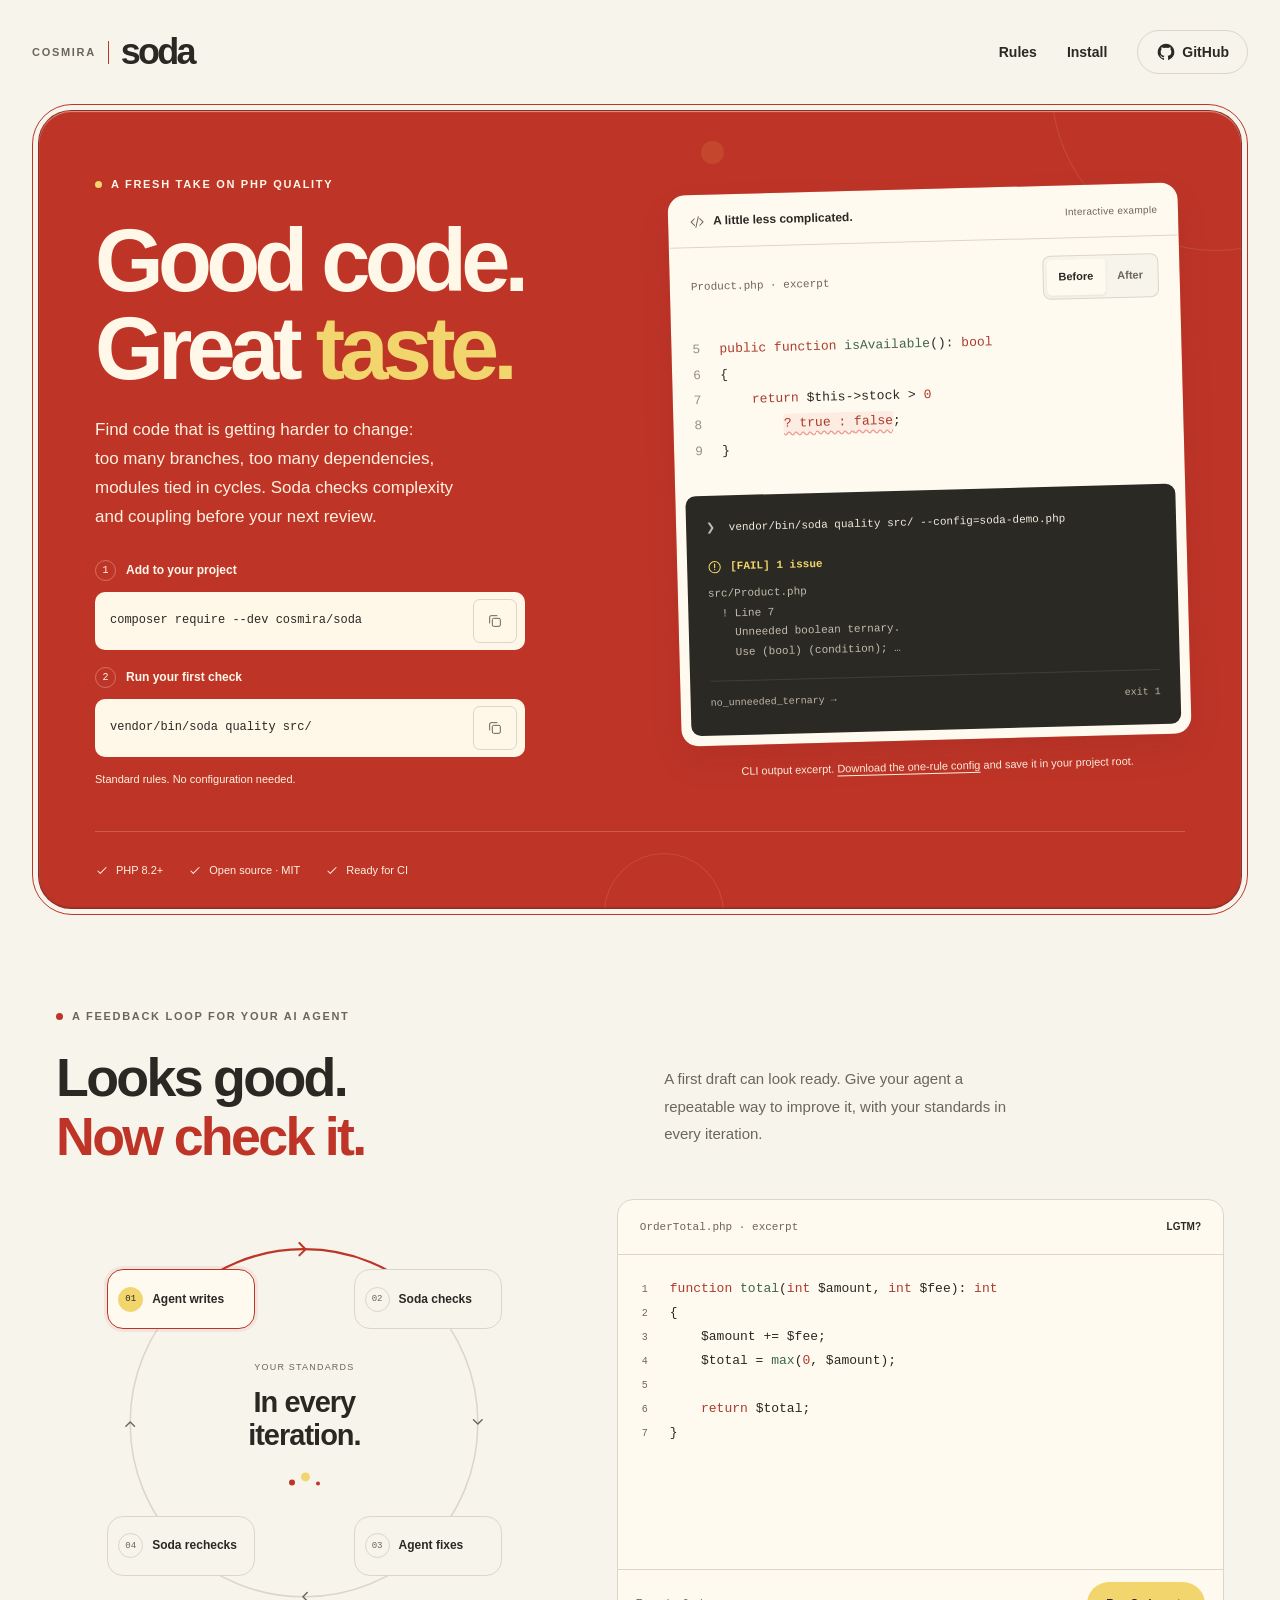
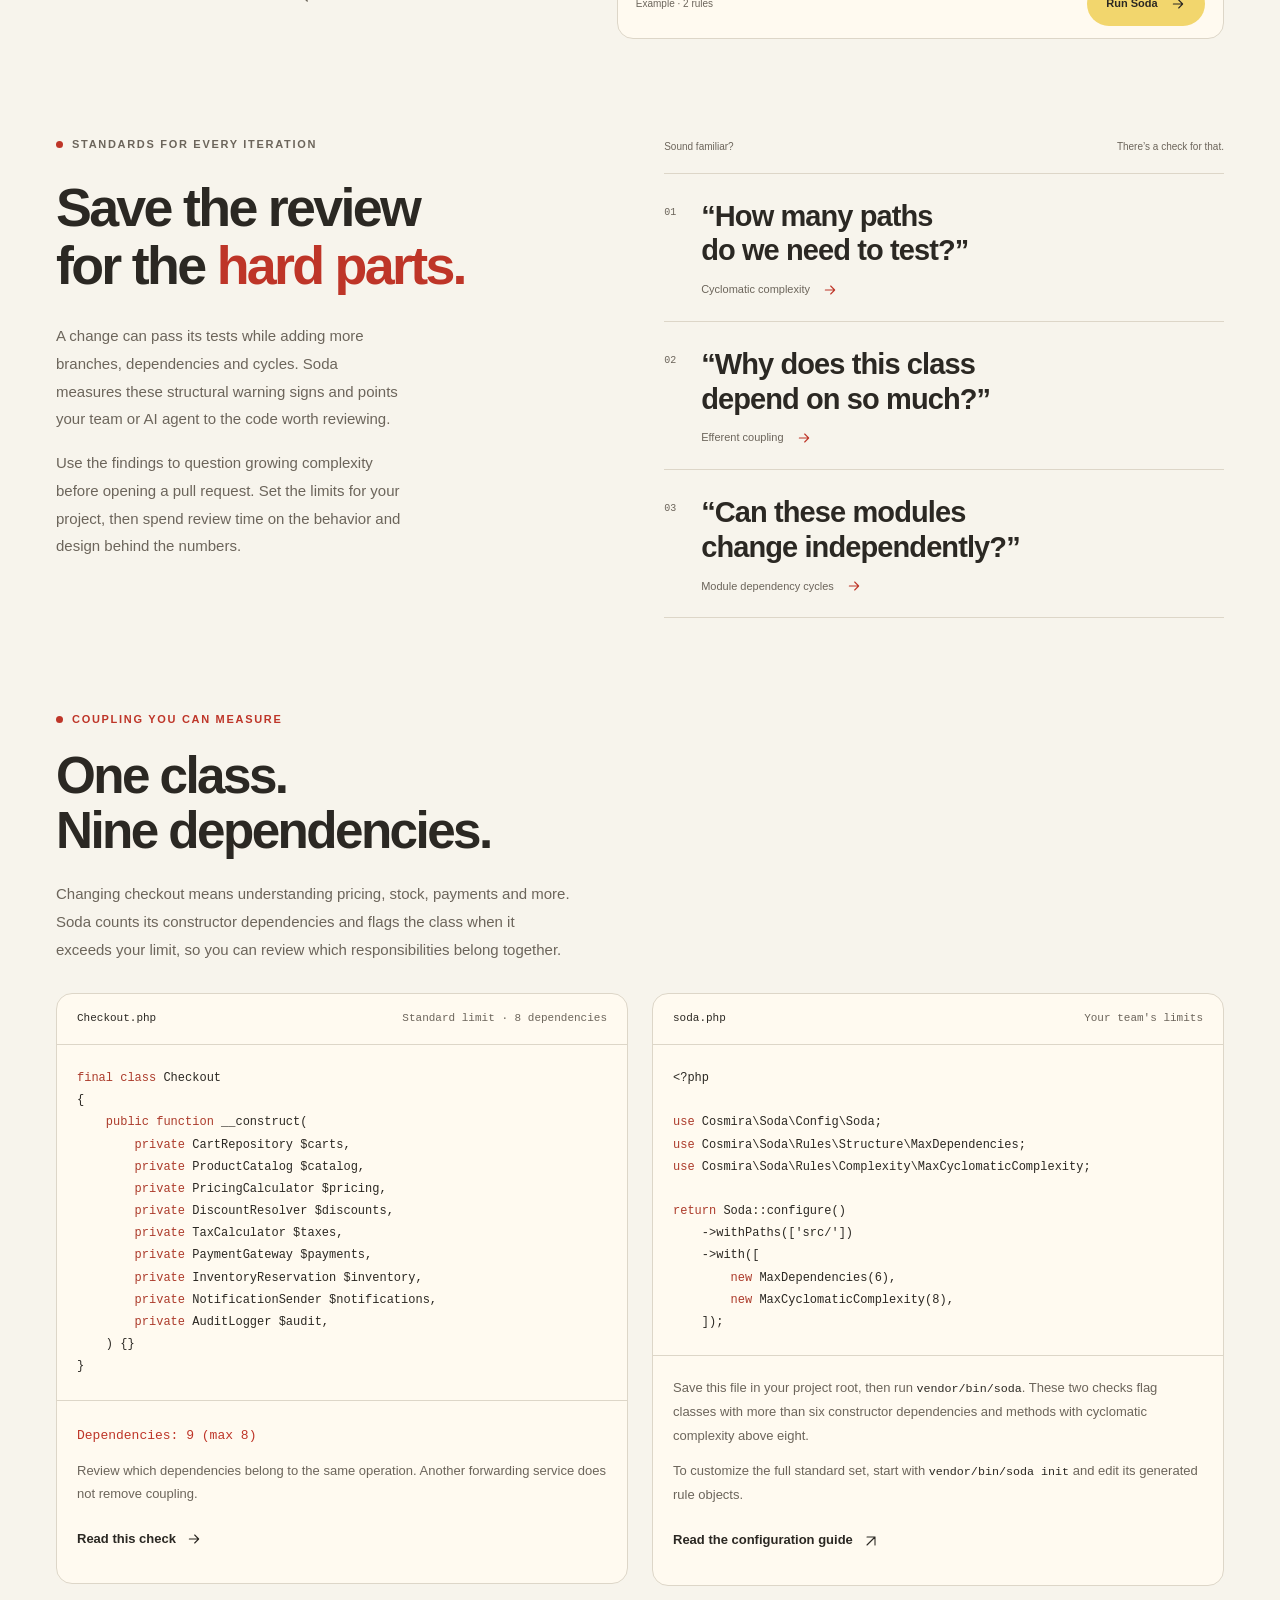
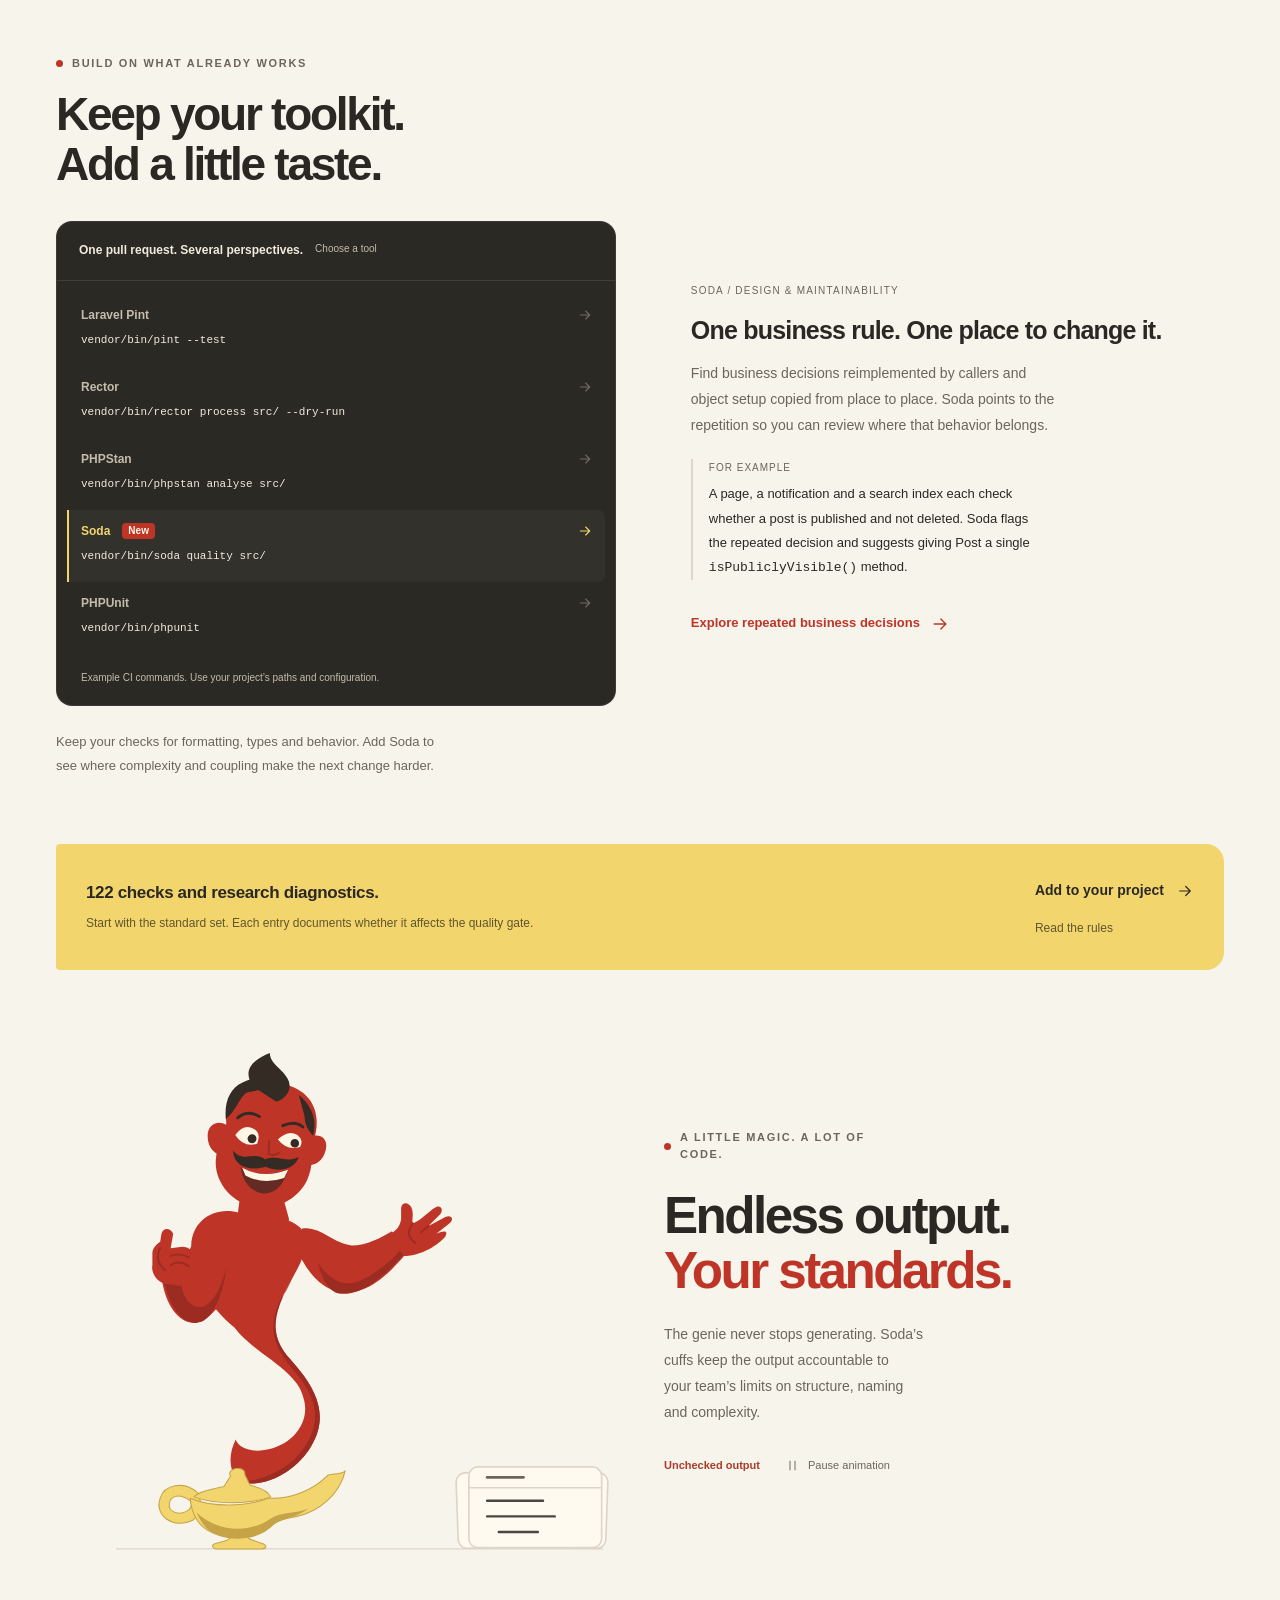
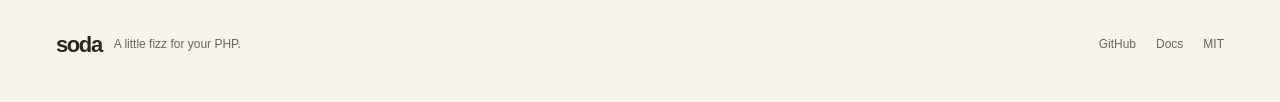
<file: index.html>
<!DOCTYPE html>
<html lang="en">
<head>
  <meta charset="UTF-8">
  <meta name="viewport" content="width=device-width, initial-scale=1">
  <meta name="theme-color" content="#f7f4ec" media="(prefers-color-scheme: light)">
  <meta name="theme-color" content="#201e1b" media="(prefers-color-scheme: dark)">
  <meta name="description" content="Find PHP code that is getting harder to change. Soda checks cyclomatic complexity, class coupling and module dependency cycles before review.">
  <title>Soda — Good code. Great taste.</title>
  <link rel="canonical" href="https://cosmira.github.io/">
  <meta property="og:type" content="website">
  <meta property="og:site_name" content="Soda">
  <meta property="og:title" content="Soda | PHP code quality before review">
  <meta property="og:description" content="Find PHP code that is getting harder to change. Check cyclomatic complexity, class coupling and module dependency cycles locally or in CI.">
  <meta property="og:url" content="https://cosmira.github.io/">
  <meta property="og:image" content="https://cosmira.github.io/assets/social-card.png">
  <meta property="og:image:type" content="image/png">
  <meta property="og:image:width" content="1200">
  <meta property="og:image:height" content="630">
  <meta property="og:image:alt" content="Soda. PHP code quality before review. Configurable checks for structure, complexity and naming.">
  <meta name="twitter:card" content="summary_large_image">
  <meta name="twitter:title" content="Soda | PHP code quality before review">
  <meta name="twitter:description" content="Find PHP code that is getting harder to change. Check cyclomatic complexity, class coupling and module dependency cycles locally or in CI.">
  <meta name="twitter:image" content="https://cosmira.github.io/assets/social-card.png">
  <meta name="twitter:image:alt" content="Soda. PHP code quality before review.">

  <link rel="icon" href="data:image/svg+xml,%3Csvg xmlns='http://www.w3.org/2000/svg' viewBox='0 0 64 64'%3E%3Crect width='64' height='64' rx='20' fill='%23f2d66d'/%3E%3Ccircle cx='25' cy='36' r='12' fill='%23be3528'/%3E%3Ccircle cx='43' cy='20' r='7' fill='%23be3528'/%3E%3Ccircle cx='45' cy='43' r='5' fill='%23be3528'/%3E%3C/svg%3E">
  <link rel="stylesheet" href="assets/landing.css">
  <link rel="stylesheet" href="assets/site.css">
  <link rel="stylesheet" href="assets/tool-stack.css">
  <link rel="stylesheet" href="assets/agent-loop.css">
  <script src="assets/tool-stack.js" defer></script>
  <script src="assets/agent-loop.js" defer></script>
  <link rel="stylesheet" href="assets/genie.css">
  <script src="assets/genie.js" defer></script>
</head>
<body>
  <svg class="icons" xmlns="http://www.w3.org/2000/svg" aria-hidden="true"><defs>
    <symbol id="arrow" viewBox="0 0 24 24"><path d="M5 12h14m-6-6 6 6-6 6" fill="none" stroke="currentColor" stroke-width="1.6" stroke-linecap="round" stroke-linejoin="round"/></symbol>
    <symbol id="external" viewBox="0 0 24 24"><path d="M6 18 18 6M6 6h12v12" fill="none" stroke="currentColor" stroke-width="1.6" stroke-linecap="round" stroke-linejoin="round"/></symbol>
    <symbol id="check" viewBox="0 0 24 24"><path d="m5 12 4 4L19 6" fill="none" stroke="currentColor" stroke-width="1.8" stroke-linecap="round" stroke-linejoin="round"/></symbol>
    <symbol id="copy" viewBox="0 0 24 24"><rect x="8" y="8" width="12" height="12" rx="2" fill="none" stroke="currentColor" stroke-width="1.5"/><path d="M15 4H6a2 2 0 0 0-2 2v9" fill="none" stroke="currentColor" stroke-width="1.5" stroke-linecap="round"/></symbol>
    <symbol id="code" viewBox="0 0 24 24"><path d="m8 7-5 5 5 5m8-10 5 5-5 5M14 4l-4 16" fill="none" stroke="currentColor" stroke-width="1.5" stroke-linecap="round" stroke-linejoin="round"/></symbol>
    <symbol id="github" viewBox="0 0 24 24"><path fill="currentColor" d="M12 2a10 10 0 0 0-3.16 19.49c.5.09.68-.22.68-.48v-1.7c-2.78.6-3.37-1.18-3.37-1.18-.45-1.16-1.11-1.47-1.11-1.47-.91-.62.07-.61.07-.61 1 .07 1.53 1.03 1.53 1.03.89 1.53 2.34 1.09 2.91.83.09-.65.35-1.09.64-1.34-2.22-.25-4.56-1.11-4.56-4.94 0-1.09.39-1.98 1.03-2.68-.1-.25-.45-1.27.1-2.65 0 0 .84-.27 2.75 1.02a9.58 9.58 0 0 1 5 0c1.91-1.29 2.75-1.02 2.75-1.02.55 1.38.2 2.4.1 2.65.64.7 1.03 1.59 1.03 2.68 0 3.84-2.34 4.68-4.57 4.93.36.31.68.92.68 1.85v2.6c0 .27.18.58.69.48A10 10 0 0 0 12 2Z"/></symbol>
    <symbol id="warning" viewBox="0 0 24 24"><circle cx="12" cy="12" r="9" fill="none" stroke="currentColor" stroke-width="1.6"/><path d="M12 7v6m0 3v.1" stroke="currentColor" stroke-width="1.8" stroke-linecap="round"/></symbol>
  </defs></svg>
  <a class="skip" href="#main">Skip to content</a>
  <header class="topbar wrap">
    <a class="brand" href="./" aria-label="Cosmira Soda home"><!-- <span class="brand-mark" aria-hidden="true"><i></i><i></i><i></i></span> --><span class="brand-publisher">cosmira</span><span class="brand-name">soda</span></a>
    <nav class="nav" aria-label="Main navigation">
      <a href="rules.html">Rules</a>
      <a class="nav-start" href="./#install">Install</a>
      <a class="github" href="https://github.com/cosmira/soda"><svg aria-hidden="true"><use href="#github"/></svg> GitHub</a>
    </nav>
  </header>
  <main id="main" class="wrap">
    <div class="hero-frame">
    <section class="hero" aria-labelledby="hero-title">
      <div class="bubble bubble-one" aria-hidden="true"></div><div class="bubble bubble-two" aria-hidden="true"></div><div class="bubble bubble-three" aria-hidden="true"></div>
      <div class="hero-grid">
        <div class="hero-copy">
          <div class="eyebrow">A fresh take on PHP quality</div>
          <h1 id="hero-title">Good code.<br>Great <span>taste.</span></h1>
          <p>Find code that is getting harder to change: too many branches, too many dependencies, modules tied in cycles. Soda checks complexity and coupling before your next review.</p>
          <div class="hero-install" id="install" aria-label="Install and run Soda">
            <ol class="steps"><li><div class="step-title">Add to your project</div><div class="copy-row"><code>composer require --dev cosmira/soda</code><button class="copy" type="button" aria-label="Copy install command" hidden><svg aria-hidden="true"><use href="#copy"/></svg></button></div></li><li><div class="step-title">Run your first check</div><div class="copy-row"><code>vendor/bin/soda quality src/</code><button class="copy" type="button" aria-label="Copy quality check command" hidden><svg aria-hidden="true"><use href="#copy"/></svg></button></div></li></ol>
            <p class="install-note">Standard rules. No configuration needed.</p>
          </div>
        </div>
        <div class="demo-wrap">
          <div class="demo" data-active="before" role="group" aria-label="Interactive example: simplify a boolean ternary">
            <div class="demo-top"><span class="demo-title"><svg aria-hidden="true"><use href="#code"/></svg> A little less complicated.</span><span class="demo-label">Interactive example</span></div>
            <div class="demo-toolbar"><span class="filename">Product.php<span class="file-detail"> · excerpt</span></span><div class="switch" role="group" aria-label="Compare code versions" hidden><button type="button" aria-pressed="true" data-version="before">Before</button><button type="button" aria-pressed="false" data-version="after">After</button></div></div>
            <pre class="source" aria-label="PHP code example"><code><span data-example="before"><span class="line" data-line="5"><span class="keyword">public function</span> <span class="method">isAvailable</span>(): <span class="keyword">bool</span></span><span class="line" data-line="6">{</span><span class="line" data-line="7">    <span class="keyword">return</span> $this-&gt;stock &gt; <span class="keyword">0</span></span><span class="line" data-line="8">        <span class="redundant">? true : false</span>;</span><span class="line" data-line="9">}</span></span><span data-example="after" aria-hidden="true" inert><span class="line" data-line="5"><span class="keyword">public function</span> <span class="method">isAvailable</span>(): <span class="keyword">bool</span></span><span class="line" data-line="6">{</span><span class="line" data-line="7">    <span class="keyword">return</span> $this-&gt;stock &gt; <span class="keyword">0</span>;</span><span class="line" data-line="8">}</span></span></code></pre>
            <div class="terminal">
              <p class="command"><span class="prompt" aria-hidden="true">❯</span> vendor/bin/soda quality src/ --config=soda-demo.php</p>
              <div id="demo-result" aria-live="polite" aria-atomic="true"><div data-example="before"><div class="result"><svg aria-hidden="true"><use href="#warning"/></svg><span>[FAIL] 1 issue</span></div><pre class="result-note">src/Product.php
  ! Line 7
    Unneeded boolean ternary.
    Use (bool) (condition); …</pre></div><div data-example="after" aria-hidden="true" inert><div class="result good"><svg aria-hidden="true"><use href="#check"/></svg><span>[OK] No issues</span></div><p class="result-note">Run with the illustrated rule only.</p></div></div>
              <div class="terminal-footer"><a href="rules.html#no_unneeded_ternary" aria-label="Read the unneeded ternary rule">no_unneeded_ternary →</a><span id="exit-status">exit 1</span></div>
            </div>
          </div>
          <p class="demo-caption">CLI output excerpt. <a href="examples/soda-demo.php" download="soda-demo.php">Download the one-rule config</a> and save it in your project root.</p>
        </div>
      </div>
      <div class="hero-foot"><span><svg aria-hidden="true"><use href="#check"/></svg> PHP 8.2+</span><span><svg aria-hidden="true"><use href="#check"/></svg> Open source · MIT</span><span><svg aria-hidden="true"><use href="#check"/></svg> Ready for CI</span></div>
    </section>
    </div>
    <section class="agent-story" id="agent-loop" aria-labelledby="agent-title">
      <div class="agent-heading">
        <div class="eyebrow">A feedback loop for your AI agent</div>
        <h2 id="agent-title">Looks good.<br><span>Now check it.</span></h2>
        <p>A first draft can look ready. Give your agent a repeatable way to improve it, with your standards in every iteration.</p>
      </div>
      <div class="agent-loop" aria-label="Explore the agent and Soda feedback loop">
        <div class="loop-map">
        <div class="loop-steps" role="tablist" aria-label="Steps clockwise: agent writes, Soda checks, agent fixes, Soda rechecks" hidden>
          <svg class="loop-orbit" viewBox="0 0 400 400" aria-hidden="true"><defs>
            <marker id="loop-arrow" viewBox="0 0 10 10" refX="5" refY="5" markerWidth="7" markerHeight="7" orient="auto"><path d="m2 1 4 4-4 4"/></marker>
            <marker id="loop-arrow-active" viewBox="0 0 10 10" refX="5" refY="5" markerWidth="7" markerHeight="7" orient="auto"><path d="m2 1 4 4-4 4"/></marker>
          </defs>
            <path class="loop-route is-active" pathLength="100" d="M88 88 A158 158 0 0 1 200 42 A158 158 0 0 1 312 88"/>
            <path class="loop-route" pathLength="100" d="M312 88 A158 158 0 0 1 358 200 A158 158 0 0 1 312 312"/>
            <path class="loop-route" pathLength="100" d="M312 312 A158 158 0 0 1 200 358 A158 158 0 0 1 88 312"/>
            <path class="loop-route" pathLength="100" d="M88 312 A158 158 0 0 1 42 200 A158 158 0 0 1 88 88"/>
          </svg>
          <div class="loop-center" aria-hidden="true"><span>Your standards</span><strong>In every<br>iteration.</strong><i></i><i></i><i></i></div>
          <button type="button" role="tab" id="loop-tab-draft" aria-controls="loop-draft" aria-selected="true" tabindex="0"><span class="loop-step-number" aria-hidden="true">01</span><span>Agent writes</span></button>
          <button type="button" role="tab" id="loop-tab-findings" aria-controls="loop-findings" aria-selected="false" tabindex="-1"><span class="loop-step-number" aria-hidden="true">02</span><span>Soda checks</span></button>
          <button type="button" role="tab" id="loop-tab-revision" aria-controls="loop-revision" aria-selected="false" tabindex="-1"><span class="loop-step-number" aria-hidden="true">03</span><span>Agent fixes</span></button>
          <button type="button" role="tab" id="loop-tab-verified" aria-controls="loop-verified" aria-selected="false" tabindex="-1"><span class="loop-step-number" aria-hidden="true">04</span><span>Soda rechecks</span></button>
        </div>
        </div>
        <div class="loop-workbench">
          <div class="loop-panels">
            <div class="loop-panel" id="loop-draft" role="tabpanel" aria-labelledby="loop-tab-draft" tabindex="0">
              <div class="loop-editor"><div class="loop-file"><span>OrderTotal.php <span class="loop-excerpt">· excerpt</span></span><span class="loop-badge"><abbr title="Looks Good To Me">LGTM?</abbr></span></div>
                <pre aria-label="Agent draft PHP code"><code><span class="loop-line" data-number="1"><span class="keyword">function</span> <span class="method">total</span>(<span class="keyword">int</span> $amount, <span class="keyword">int</span> $fee): <span class="keyword">int</span></span><span class="loop-line" data-number="2">{</span><span class="loop-line" data-number="3">    $amount += $fee;</span><span class="loop-line" data-number="4">    $total = <span class="method">max</span>(<span class="keyword">0</span>, $amount);</span><span class="loop-line" data-number="5"> </span><span class="loop-line" data-number="6">    <span class="keyword">return</span> $total;</span><span class="loop-line" data-number="7">}</span></code></pre>
              </div>
            </div>
            <div class="loop-panel" id="loop-findings" role="tabpanel" aria-labelledby="loop-tab-findings" tabindex="0" aria-hidden="true" inert>
              <div class="loop-editor"><div class="loop-file"><span>OrderTotal.php <span class="loop-excerpt">· excerpt</span></span><span class="loop-badge">2 findings</span></div>
                <pre aria-label="PHP code annotated with two Soda findings"><code><span class="loop-line" data-number="1"><span class="keyword">function</span> <span class="method">total</span>(<span class="keyword">int</span> $amount, <span class="keyword">int</span> $fee): <span class="keyword">int</span></span><span class="loop-line" data-number="2">{</span><span class="loop-line loop-line-issue" data-number="3">    $amount += $fee;</span><span class="loop-annotation"><a href="rules.html#no_reassigned_parameters" aria-label="Parameter reassigned: read the Soda rule"><svg aria-hidden="true"><use href="#warning"/></svg>Parameter reassigned<svg aria-hidden="true"><use href="#arrow"/></svg></a></span><span class="loop-line loop-line-issue" data-number="4">    $total = <span class="method">max</span>(<span class="keyword">0</span>, $amount);</span><span class="loop-line" data-number="5"> </span><span class="loop-line loop-line-issue" data-number="6">    <span class="keyword">return</span> $total;</span><span class="loop-annotation"><a href="rules.html#no_temporary_return_variable" aria-label="Return directly: read the Soda rule"><svg aria-hidden="true"><use href="#warning"/></svg>Return directly<svg aria-hidden="true"><use href="#arrow"/></svg></a></span><span class="loop-line" data-number="7">}</span></code></pre>
              </div>
            </div>
            <div class="loop-panel" id="loop-revision" role="tabpanel" aria-labelledby="loop-tab-revision" tabindex="0" aria-hidden="true" inert>
              <div class="loop-editor"><div class="loop-file"><span>OrderTotal.php <span class="loop-excerpt">· excerpt</span></span><span class="loop-badge">Revised</span></div>
                <pre aria-label="PHP diff showing the agent’s revision"><code><span class="loop-line" data-number="1"><span class="keyword">function</span> <span class="method">total</span>(<span class="keyword">int</span> $amount, <span class="keyword">int</span> $fee): <span class="keyword">int</span></span><span class="loop-line" data-number="2">{</span><span class="loop-line loop-line-removed" data-number="−"><del>    $amount += $fee;</del></span><span class="loop-line loop-line-removed" data-number="−"><del>    $total = <span class="method">max</span>(<span class="keyword">0</span>, $amount);</del></span><span class="loop-line loop-line-removed" data-number="−"><del>    <span class="keyword">return</span> $total;</del></span><span class="loop-line loop-line-fixed" data-number="+">    <span class="keyword">return</span> <span class="method">max</span>(<span class="keyword">0</span>, $amount + $fee);</span><span class="loop-line" data-number="4">}</span></code></pre>
              </div>
            </div>
            <div class="loop-panel" id="loop-verified" role="tabpanel" aria-labelledby="loop-tab-verified" tabindex="0" aria-hidden="true" inert>
              <div class="loop-editor"><div class="loop-file"><span>OrderTotal.php <span class="loop-excerpt">· excerpt</span></span><span class="loop-badge">2 checks pass</span></div>
                <pre aria-label="Revised PHP code; both illustrated checks pass"><code><span class="loop-line" data-number="1"><span class="keyword">function</span> <span class="method">total</span>(<span class="keyword">int</span> $amount, <span class="keyword">int</span> $fee): <span class="keyword">int</span></span><span class="loop-line" data-number="2">{</span><span class="loop-line loop-line-fixed" data-number="3">    <span class="keyword">return</span> <span class="method">max</span>(<span class="keyword">0</span>, $amount + $fee);</span><span class="loop-line" data-number="4">}</span></code></pre>
                <div class="loop-checks"><a href="rules.html#no_reassigned_parameters"><svg aria-hidden="true"><use href="#check"/></svg>Input unchanged</a><a href="rules.html#no_temporary_return_variable"><svg aria-hidden="true"><use href="#check"/></svg>Direct return</a></div>
              </div>
            </div>
          </div>
          <div class="loop-controls" hidden><span class="loop-example-label">Example · 2 rules</span><span class="loop-progress" role="status" aria-live="polite" aria-atomic="true">Agent draft</span><button class="loop-next" type="button">Run Soda <svg aria-hidden="true"><use href="#arrow"/></svg></button></div>
        </div>
      </div>

    </section>
    <section class="review-story" id="why" aria-labelledby="why-title">
      <div class="review-lead">
        <div class="eyebrow">Standards for every iteration</div>
        <h2 id="why-title">Save the review<br>for the <span>hard parts.</span></h2>
        <p>A change can pass its tests while adding more branches, dependencies and cycles. Soda measures these structural warning signs and points your team or AI agent to the code worth reviewing.</p>
        <p>Use the findings to question growing complexity before opening a pull request. Set the limits for your project, then spend review time on the behavior and design behind the numbers.</p>
      </div>
      <div class="review-questions" aria-label="Turn common review feedback into a quality check">
        <div class="review-label"><span>Sound familiar?</span><span>There’s a check for that.</span></div>
        <a class="review-question" href="rules.html#max_cyclomatic_complexity"><span class="review-number" aria-hidden="true">01</span><div><h3>“How many paths<br>do we need to test?”</h3><span class="review-rule">Cyclomatic complexity <svg aria-hidden="true"><use href="#arrow"/></svg></span></div></a>
        <a class="review-question" href="rules.html#max_efferent_coupling"><span class="review-number" aria-hidden="true">02</span><div><h3>“Why does this class<br>depend on so much?”</h3><span class="review-rule">Efferent coupling <svg aria-hidden="true"><use href="#arrow"/></svg></span></div></a>
        <a class="review-question" href="rules.html#no_dependency_cycles"><span class="review-number" aria-hidden="true">03</span><div><h3>“Can these modules<br>change independently?”</h3><span class="review-rule">Module dependency cycles <svg aria-hidden="true"><use href="#arrow"/></svg></span></div></a>
      </div>
    </section>
    <section class="standards-example" aria-labelledby="standards-title">
      <div class="standards-heading"><div class="eyebrow">Coupling you can measure</div><h2 id="standards-title">One class.<br>Nine dependencies.</h2><p>Changing checkout means understanding pricing, stock, payments and more. Soda counts its constructor dependencies and flags the class when it exceeds your limit, so you can review which responsibilities belong together.</p></div>
      <div class="standards-cards">
        <div class="standards-card">
          <div class="standards-file">Checkout.php <span>Standard limit · 8 dependencies</span></div>
          <pre aria-label="Checkout class with nine constructor dependencies"><code><span class="keyword">final class</span> Checkout
{
    <span class="keyword">public function</span> __construct(
        <span class="keyword">private</span> CartRepository $carts,
        <span class="keyword">private</span> ProductCatalog $catalog,
        <span class="keyword">private</span> PricingCalculator $pricing,
        <span class="keyword">private</span> DiscountResolver $discounts,
        <span class="keyword">private</span> TaxCalculator $taxes,
        <span class="keyword">private</span> PaymentGateway $payments,
        <span class="keyword">private</span> InventoryReservation $inventory,
        <span class="keyword">private</span> NotificationSender $notifications,
        <span class="keyword">private</span> AuditLogger $audit,
    ) {}
}</code></pre>
          <div class="standards-finding"><code>Dependencies: 9 (max 8)</code><p>Review which dependencies belong to the same operation. Another forwarding service does not remove coupling.</p><a class="text-link" href="rules.html#max_dependencies">Read this check <svg aria-hidden="true"><use href="#arrow"/></svg></a></div>
        </div>
        <div class="standards-card">
          <div class="standards-file">soda.php <span>Your team's limits</span></div>
          <pre aria-label="Soda configuration with two explicit rule limits"><code>&lt;?php

<span class="keyword">use</span> Cosmira\Soda\Config\Soda;
<span class="keyword">use</span> Cosmira\Soda\Rules\Structure\MaxDependencies;
<span class="keyword">use</span> Cosmira\Soda\Rules\Complexity\MaxCyclomaticComplexity;

<span class="keyword">return</span> Soda::configure()
    -&gt;withPaths(['src/'])
    -&gt;with([
        <span class="keyword">new</span> MaxDependencies(6),
        <span class="keyword">new</span> MaxCyclomaticComplexity(8),
    ]);</code></pre>
          <div class="standards-config"><p>Save this file in your project root, then run <code>vendor/bin/soda</code>. These two checks flag classes with more than six constructor dependencies and methods with cyclomatic complexity above eight.</p><p>To customize the full standard set, start with <code>vendor/bin/soda init</code> and edit its generated rule objects.</p><a class="text-link" href="https://github.com/cosmira/soda/blob/v1.1.2/docs/SODA_PHP_CONFIG.md">Read the configuration guide <svg aria-hidden="true"><use href="#external"/></svg></a></div>
        </div>
      </div>
    </section>
    <section class="tool-stack" id="together" aria-labelledby="stack-title">
      <div class="stack-heading"><div class="eyebrow">Build on what already works</div><h2 id="stack-title">Keep your toolkit.<br>Add a little taste.</h2></div>
      <div class="stack-body">
        <div class="stack-workflow" role="group" aria-label="Example CI checks, not a live run">
          <div class="workflow-heading"><span>One pull request. Several perspectives.</span><span class="workflow-label">Choose a tool</span></div>
          <div class="workflow-commands" role="tablist" aria-label="Explore each tool’s role" aria-orientation="vertical">
            <button class="workflow-command" type="button" role="tab" id="tab-pint" aria-label="Laravel Pint" aria-controls="panel-pint" aria-selected="false" tabindex="-1" data-tool="pint"><span class="workflow-tool"><span class="workflow-tool-name">Laravel Pint</span><svg aria-hidden="true"><use href="#arrow"/></svg></span><code>vendor/bin/pint --test</code></button>
            <button class="workflow-command" type="button" role="tab" id="tab-rector" aria-label="Rector" aria-controls="panel-rector" aria-selected="false" tabindex="-1" data-tool="rector"><span class="workflow-tool"><span class="workflow-tool-name">Rector</span><svg aria-hidden="true"><use href="#arrow"/></svg></span><code>vendor/bin/rector process src/ --dry-run</code></button>
            <button class="workflow-command" type="button" role="tab" id="tab-phpstan" aria-label="PHPStan" aria-controls="panel-phpstan" aria-selected="false" tabindex="-1" data-tool="phpstan"><span class="workflow-tool"><span class="workflow-tool-name">PHPStan</span><svg aria-hidden="true"><use href="#arrow"/></svg></span><code>vendor/bin/phpstan analyse src/</code></button>
            <button class="workflow-command" type="button" role="tab" id="tab-soda" aria-label="Soda" aria-controls="panel-soda" aria-selected="true" data-tool="soda"><span class="workflow-tool"><span class="workflow-tool-name">Soda</span><span class="workflow-badge">New</span><svg aria-hidden="true"><use href="#arrow"/></svg></span><code>vendor/bin/soda quality src/</code></button>
            <button class="workflow-command" type="button" role="tab" id="tab-phpunit" aria-label="PHPUnit" aria-controls="panel-phpunit" aria-selected="false" tabindex="-1" data-tool="phpunit"><span class="workflow-tool"><span class="workflow-tool-name">PHPUnit</span><svg aria-hidden="true"><use href="#arrow"/></svg></span><code>vendor/bin/phpunit</code></button>
          </div>
          <p class="workflow-note">Example CI commands. Use your project’s paths and configuration.</p>
        </div>
        <div class="stack-panels">
          <div class="stack-panel" id="panel-pint" role="tabpanel" aria-labelledby="tab-pint" tabindex="0"><div class="stack-kicker">Laravel Pint / Code style</div><h3>A consistent way to write PHP.</h3><p>Keep formatting consistent with your chosen code style. Pint handles details such as spacing, indentation and braces, so the team can focus on the change.</p><p class="stack-example"><span>For example</span>Bring differently formatted files into the same coding style.</p><a class="text-link" href="https://laravel.com/docs/pint">Explore Laravel Pint <svg aria-hidden="true"><use href="#external"/></svg></a></div>
          <div class="stack-panel" id="panel-rector" role="tabpanel" aria-labelledby="tab-rector" tabindex="0"><div class="stack-kicker">Rector / Refactoring</div><h3>Keep your PHP moving forward.</h3><p>Automate supported refactorings and PHP upgrades with the rules you enable. Rector proposes code changes that your team can review and apply.</p><p class="stack-example"><span>For example</span>Replace a legacy pattern with its supported modern equivalent.</p><a class="text-link" href="https://getrector.com/documentation">Explore Rector <svg aria-hidden="true"><use href="#external"/></svg></a></div>
          <div class="stack-panel" id="panel-phpstan" role="tabpanel" aria-labelledby="tab-phpstan" tabindex="0"><div class="stack-kicker">PHPStan / Static analysis</div><h3>Find bugs before runtime.</h3><p>Inspect types, method calls and other potential errors without running your application. PHPStan helps the team catch mistakes earlier in development.</p><p class="stack-example"><span>For example</span>Spot a call that passes a string where an integer is required.</p><a class="text-link" href="https://phpstan.org/">Explore PHPStan <svg aria-hidden="true"><use href="#external"/></svg></a></div>
          <div class="stack-panel" id="panel-soda" role="tabpanel" aria-labelledby="tab-soda" tabindex="0"><div class="stack-kicker">Soda / Design &amp; maintainability</div><h3>One business rule. One place to change it.</h3><p>Find business decisions reimplemented by callers and object setup copied from place to place. Soda points to the repetition so you can review where that behavior belongs.</p><p class="stack-example"><span>For example</span>A page, a notification and a search index each check whether a post is published and not deleted. Soda flags the repeated decision and suggests giving Post a single <code>isPubliclyVisible()</code> method.</p><a class="text-link" href="rules.html#repeated_foreign_state_decision">Explore repeated business decisions <svg aria-hidden="true"><use href="#arrow"/></svg></a></div>
          <div class="stack-panel" id="panel-phpunit" role="tabpanel" aria-labelledby="tab-phpunit" tabindex="0"><div class="stack-kicker">PHPUnit / Tests &amp; behavior</div><h3>Check that the behavior holds.</h3><p>Run the tests your team writes to check expected results and catch regressions. PHPUnit executes your code and compares the outcomes with your assertions.</p><p class="stack-example"><span>For example</span>Verify that applying a discount produces the expected total, including edge cases.</p><a class="text-link" href="https://phpunit.de/documentation.html">Explore PHPUnit <svg aria-hidden="true"><use href="#external"/></svg></a></div>
        </div>
      </div>
      <p class="stack-summary">Keep your checks for formatting, types and behavior. Add Soda to see where complexity and coupling make the next change harder.</p>
    </section>
    <div class="rule-index-strip closing-strip" aria-label="Try Soda or explore its rules"><p><strong>122 checks and research diagnostics.</strong><span>Start with the standard set. Each entry documents whether it affects the quality gate.</span></p><div class="strip-actions"><a class="strip-install" href="#install">Add to your project <svg aria-hidden="true"><use href="#arrow"/></svg></a><a class="strip-library" href="rules.html">Read the rules</a></div></div>
    <section class="genie-story is-guarded" id="a-little-magic" aria-labelledby="genie-title">
      <div class="genie-copy">
        <div class="eyebrow">A little magic. A lot of code.</div>
        <h2 id="genie-title">Endless output.<br><span>Your standards.</span></h2>
        <p>The genie never stops generating. Soda’s cuffs keep the output accountable to your team’s limits on structure, naming and complexity.</p>
        <div class="genie-controls"><div class="genie-status" aria-hidden="true"><span class="genie-output-bad">Unchecked output</span><span class="genie-output-good">Soda standards on</span></div><button class="genie-motion" type="button" hidden><svg viewBox="0 0 24 24" aria-hidden="true"><path d="M8 5v14M16 5v14"/></svg><span>Pause animation</span></button></div>
      </div>
      <figure class="genie-scene">
        <svg class="genie-art" viewBox="140 42 430 385" role="img" aria-labelledby="genie-art-title genie-art-desc">
          <title id="genie-art-title">A tireless AI genie, wearing Soda cuffs</title>
          <desc id="genie-art-desc">The genie continuously produces cards of code. Some unchecked cards contain repeated lines and warnings. Fitted golden cuffs appear, and new cards contain shorter code with green check marks. Each falling card keeps its original result until it reaches the stack. The cycle repeats. Use the pause button to stop the animation.</desc>
          <defs>
            <symbol id="genie-sheet" viewBox="0 0 104 64">
              <rect class="genie-paper-face" x="1" y="1" width="102" height="62" rx="7"/>
              <path class="genie-paper-divider" d="M1 17h102"/>
              <path class="genie-paper-heading" d="M15 9h28"/>
            </symbol>
          </defs>
          <path class="genie-ground" d="M186 419h374"/>
          <g class="genie-stream" aria-hidden="true">
            <g data-quality="checked" class="genie-quality genie-paper genie-paper-one">
              <g class="genie-sheet-content" transform="translate(444 147)">
              <use href="#genie-sheet" width="104" height="64"/>
              <g class="genie-paper-code genie-code-raw"><path d="M15 27h43M15 39h52M24 51h30"/><path class="genie-paper-repeat" d="M24 33h42M24 45h42M24 57h42"/></g>
              <g class="genie-paper-code genie-code-clean"><path d="M15 28h43M24 40h32M15 52h25"/></g>
              <g class="genie-icon-bad"><circle class="genie-paper-warning" cx="84" cy="47" r="7"/><path class="genie-paper-warning-mark" d="M84 43v5m0 3v.1"/></g>
              <g class="genie-icon-good"><circle class="genie-paper-pass" cx="84" cy="47" r="7"/><path class="genie-paper-pass-mark" d="m80 47 3 3 5-6"/></g>
              </g>
            </g>
            <g data-quality="checked" class="genie-quality genie-paper genie-paper-two">
              <g class="genie-sheet-content" transform="translate(444 147)">
              <use href="#genie-sheet" width="104" height="64"/>
              <g class="genie-paper-code genie-code-raw"><path d="M15 27h43M15 39h52M24 51h30"/><path class="genie-paper-repeat" d="M24 33h42M24 45h42M24 57h42"/></g>
              <g class="genie-paper-code genie-code-clean"><path d="M15 28h43M24 40h32M15 52h25"/></g>
              <g class="genie-icon-bad"><circle class="genie-paper-warning" cx="84" cy="47" r="7"/><path class="genie-paper-warning-mark" d="M84 43v5m0 3v.1"/></g>
              <g class="genie-icon-good"><circle class="genie-paper-pass" cx="84" cy="47" r="7"/><path class="genie-paper-pass-mark" d="m80 47 3 3 5-6"/></g>
              </g>
            </g>
          </g>
          <g class="genie-paper-pile" aria-hidden="true">
            <rect class="genie-paper-face" x="448" y="359" width="102" height="58" rx="7" transform="rotate(-2 499 388)"/>
            <rect class="genie-paper-face" x="461" y="359" width="102" height="58" rx="7" transform="rotate(2 512 388)"/>
            <g class="genie-quality genie-pile-front" data-quality="checked" transform="translate(456 355)">
              <use href="#genie-sheet" width="104" height="64"/>
              <g class="genie-paper-code genie-code-raw"><path d="M15 27h43M15 39h52M24 51h30"/><path class="genie-paper-repeat" d="M24 33h42M24 45h42M24 57h42"/></g>
              <g class="genie-paper-code genie-code-clean"><path d="M15 28h43M24 40h32M15 52h25"/></g>
              <g class="genie-icon-bad"><circle class="genie-paper-warning" cx="84" cy="47" r="7"/><path class="genie-paper-warning-mark" d="M84 43v5m0 3v.1"/></g>
              <g class="genie-icon-good"><circle class="genie-paper-pass" cx="84" cy="47" r="7"/><path class="genie-paper-pass-mark" d="m80 47 3 3 5-6"/></g>
            </g>
          </g>
          <g class="genie-body">
            <path class="genie-skin genie-torso" d="M281 161C261 155 242 168 244 190C244 213 260 235 277 249C293 270 325 281 330 303C336 322 321 340 300 343C289 345 280 341 278 335C273 345 272 356 279 367C300 374 325 359 336 340C352 313 336 291 317 270C301 249 309 234 321 212C334 189 338 175 319 167L313 160Z"/>
            <path class="genie-shade" d="M312 228C303 248 306 262 320 279C339 300 345 318 332 339C321 357 298 368 279 367C300 374 325 359 336 340C352 313 336 291 317 270C304 253 307 237 321 212C318 219 315 224 312 228Z"/>
            <g class="genie-arm genie-arm-left">
              <path class="genie-skin genie-arm-volume" d="M260 176C247 173 242 190 235 209L221 210C224 235 238 250 252 244C267 236 277 214 276 194C275 183 270 177 260 176Z"/>
              <path class="genie-shade" d="M236 215C238 230 247 236 255 232C264 226 268 214 271 202C269 221 262 239 253 244C240 250 228 236 223 214Z"/>
              <path class="genie-skin genie-hand" d="M222 215C216 212 213 206 214 201L214 192C214 188 217 185 220 183L221 177C222 172 228 172 230 177L228 188L237 187C242 187 245 190 244 194C248 197 246 201 244 202C246 206 242 209 238 210L236 217Z"/>
              <path class="genie-hand-line" d="M220 188Q215 198 224 205M228 194C232 192 238 193 242 195M228 201C233 198 238 199 242 202"/>
              <g class="genie-cuff genie-cuff-left" transform="translate(230 215) rotate(-24)">
                <path class="genie-gold" d="M-10-6Q0-2 10-6V7Q0 12-10 7Z"/>
                <path class="genie-cuff-shadow" d="M6-4 10-6V7L5 9Z"/>
              </g>
            </g>
            <g class="genie-arm genie-arm-right">
              <path class="genie-skin genie-arm-volume" d="M329 173C343 171 352 184 367 186C379 186 389 180 398 175L408 193C393 211 378 223 361 222C345 221 333 207 326 191Z"/>
              <path class="genie-shade" d="M341 199C349 211 360 218 371 214C384 209 396 199 404 190L407 193C391 210 376 224 359 223C350 223 344 211 341 199Z"/>
              <path class="genie-skin genie-hand" d="M397 177C402 174 404 171 405 166L405 157C406 152 411 153 413 157C415 162 413 166 414 169C420 167 427 159 431 157C435 154 438 158 435 162L426 171L439 164C444 162 446 166 442 169L432 177C439 174 441 175 439 179C434 185 421 194 407 194Z"/>
              <path class="genie-hand-line" d="M414 169Q407 178 416 184M426 171l-6 5"/>
              <g class="genie-cuff genie-cuff-right" transform="translate(402 185) rotate(63)">
                <path class="genie-gold" d="M-10-6Q0-2 10-6V7Q0 12-10 7Z"/>
                <path class="genie-cuff-shadow" d="M6-4 10-6V7L5 9Z"/>
              </g>
            </g>
            <path class="genie-skin genie-neck" d="m282 143-3 23q21 19 40 0l-6-22Z"/>
            <g class="genie-face" transform="translate(-3 -3) rotate(8 300 140) translate(300 150) scale(1.1) translate(-300 -150)">
            <path class="genie-skin" d="M271 105c-7-3-13 2-12 9 1 9 8 14 15 12m56-21c7-4 13 0 12 8-1 8-6 12-13 12"/>
            <path class="genie-skin genie-head" d="M270 101c-2-22 12-32 32-30 24 0 34 15 31 36-2 9 2 15 0 24-2 15-17 28-33 28-17 0-32-13-33-29-1-12 6-21 3-29Z"/>
            <path class="genie-hair genie-topknot" d="M286 76c-11-11-1-20 8-25 1 8 12 10 16 18 3 7-2 13-7 15Z"/>
            <path class="genie-hair" d="M270 101c-3-12 0-22 8-27 7-5 16-6 24-3-8 3-12 8-19 9-5 2-6 13-13 21Zm48-24c11 7 15 16 14 27-4-3-7-7-8-13Z"/>
            <path class="genie-brow" d="M278 99q6-7 15-3m17 4q8-5 14-1"/>
            <path class="genie-eye" d="M278 111Q283 102 290 105Q296 107 294 115Q285 119 278 111Z"/><path class="genie-eye" d="M308 110Q314 102 321 105Q326 108 324 113Q315 117 308 110Z"/>
            <circle class="genie-pupil" cx="290" cy="112" r="3.1"/><circle class="genie-pupil" cx="320" cy="111" r="3"/>
            <path class="genie-nose" d="m302 112 1 9q5 1 7-2"/>
            <path class="genie-mouth" d="M285 133Q301 139 318 130C316 144 308 151 298 148C291 146 287 140 285 133Z"/><path class="genie-teeth" d="M286 133Q301 139 318 130L316 136Q302 143 289 138Z"/>
            <path class="genie-hair genie-moustache" d="M301 125C293 120 286 130 278 122C280 133 291 135 302 130C312 133 323 129 324 120C317 126 310 120 301 125Z"/>
            </g>
          </g>
          <g class="genie-lamp">
            <path class="genie-gold" fill-rule="evenodd" d="M249 376C238 366 223 370 220 380C215 394 231 404 245 397L253 389ZM243 382C235 376 228 378 227 384C226 391 235 394 242 389C244 387 245 384 243 382Z"/>
            <path class="genie-gold" d="M273 404C276 409 274 412 269 413L262 415C259 416 260 419 264 419H297C301 419 303 417 299 415L290 412C287 411 286 408 289 404Z"/>
            <path class="genie-gold" d="M243 380C260 387 285 387 303 380C320 381 337 374 348 363C351 360 358 363 362 359C359 373 348 385 334 391C323 396 315 394 307 400C297 411 277 414 261 407C249 402 244 392 243 380Z"/>
            <path class="genie-lamp-shadow" d="M248 391C265 407 289 407 306 395C312 391 324 392 334 388C325 395 315 395 307 400C297 411 277 414 261 407C255 404 251 398 248 391Z"/>
            <path class="genie-gold" d="M246 379C249 375 260 373 269 371L274 363C270 357 286 354 285 362L289 370C297 372 303 375 305 379C288 385 262 385 246 379Z"/>
          </g>
        </svg>
      </figure>
    </section>
  </main>
  <footer class="footer wrap"><a class="footer-note" href="./"><span class="brand-name">soda</span> <span>A little fizz for your PHP.</span></a><nav aria-label="Footer navigation"><a href="https://github.com/cosmira/soda">GitHub</a><a href="https://github.com/cosmira/soda/blob/b6334afde96c2ae42a4f7bb7a2eed799bcf7c90f/docs/README.md">Docs</a><a href="https://github.com/cosmira/soda/blob/master/LICENSE" aria-label="MIT license">MIT</a></nav></footer>
  <div class="toast" role="status" aria-live="polite" hidden></div>
  <script>
    (() => {
      const buttons = document.querySelectorAll('[data-version]');
      const demo = document.querySelector('.demo');
      document.querySelector('.switch').hidden = false;
      buttons.forEach(button => button.addEventListener('click', () => {
        const version = button.dataset.version;
        buttons.forEach(item => item.setAttribute('aria-pressed', String(item === button)));
        demo.dataset.active = version;
        demo.querySelectorAll('[data-example]').forEach(panel => {
          const inactive = panel.dataset.example !== version;
          panel.setAttribute('aria-hidden', String(inactive));
          panel.inert = inactive;
        });
        document.querySelector('#exit-status').textContent = version === 'after' ? 'exit 0' : 'exit 1';
      }));
      const toast = document.querySelector('.toast');
      let toastTimer;
      document.querySelectorAll('.copy').forEach(button => {
        button.hidden = false;
        let resetTimer;
        button.addEventListener('click', async () => {
          const code = button.previousElementSibling;
          clearTimeout(toastTimer);
          try {
            await navigator.clipboard.writeText(code.textContent);
            clearTimeout(resetTimer);
            button.dataset.copied = '';
            button.querySelector('use').setAttribute('href', '#check');
            toast.textContent = 'Command copied.';
            resetTimer = setTimeout(() => {
              delete button.dataset.copied;
              button.querySelector('use').setAttribute('href', '#copy');
            }, 2200);
          } catch {
            const selection = window.getSelection();
            const range = document.createRange();
            range.selectNodeContents(code);
            selection.removeAllRanges();
            selection.addRange(range);
            toast.textContent = 'Command selected. Press ⌘C or Ctrl+C to copy.';
          }
          toast.hidden = false;
          toastTimer = setTimeout(() => { toast.hidden = true; }, 3500);
        });
      });
    })();
  </script>
</body>
</html>
</file>
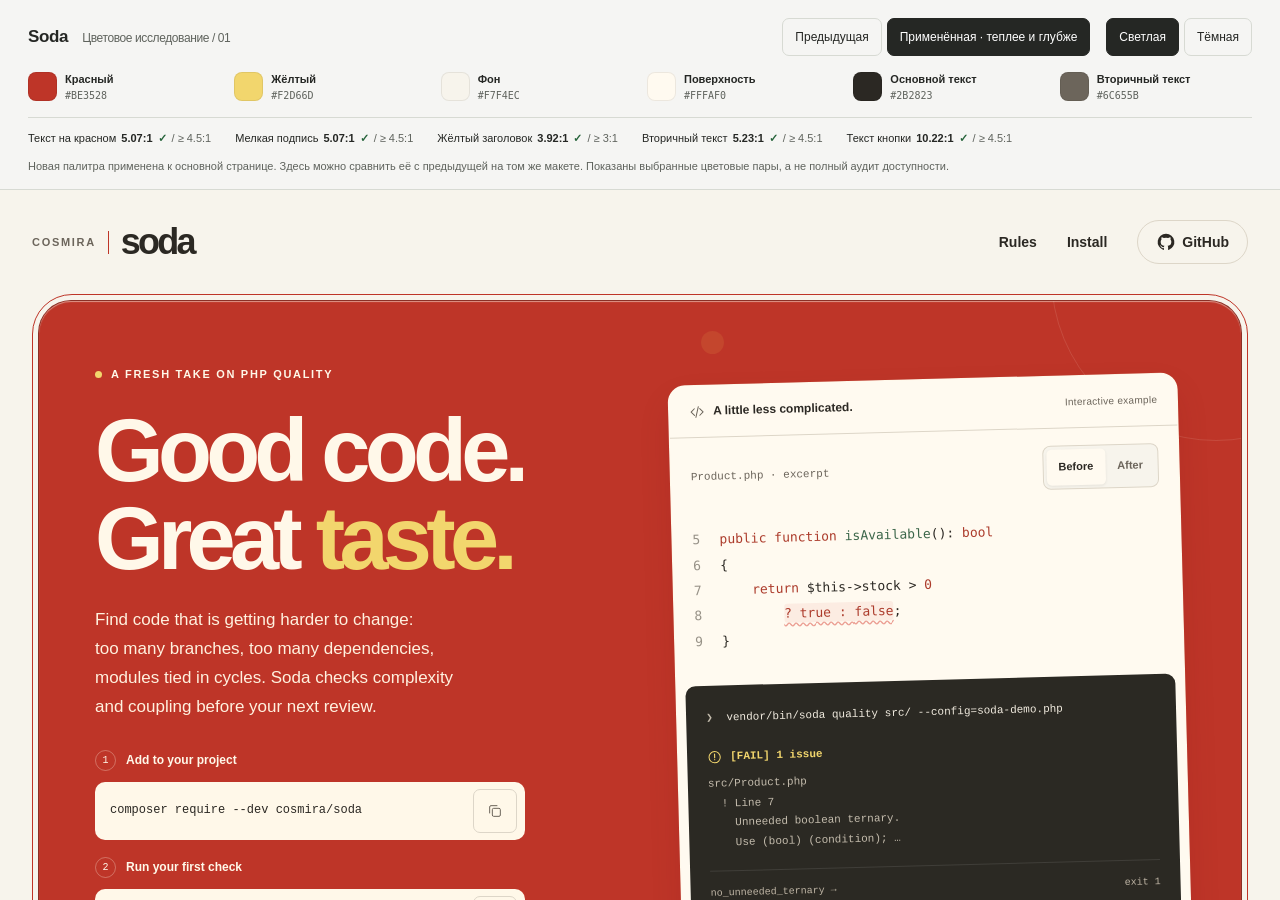
<file: palette.html>
<!DOCTYPE html>
<html lang="ru">
<head>
  <meta charset="utf-8">
  <meta name="viewport" content="width=device-width, initial-scale=1">
  <meta name="color-scheme" content="light dark">
  <link rel="icon" href="data:,">
  <title>Soda — сравнение палитр</title>
  <style>
    :root { color-scheme: light; --bg: #f5f5f3; --fg: #252724; --secondary: #5f635d; --border: #d7dad3; --control: #fff; }
    * { box-sizing: border-box; }
    body { margin: 0; font: 14px/1.5 -apple-system, BlinkMacSystemFont, "Segoe UI", sans-serif; background: var(--bg); color: var(--fg); }
    button, input { font: inherit; }
    .review { height: 100dvh; display: flex; flex-direction: column; }
    header { padding: 18px 28px 14px; border-bottom: 1px solid var(--border); }
    .toolbar { display: flex; justify-content: space-between; flex-wrap: wrap; align-items: center; gap: 16px; }
    h1 { margin: 0; font-size: 17px; font-weight: 650; letter-spacing: -.4px; }
    h1 span { font-size: 12px; font-weight: 400; color: var(--secondary); margin-left: 10px; }
    fieldset { display: flex; flex-wrap: wrap; align-items: center; gap: 5px; margin: 0; padding: 0; border: 0; }
    legend { position: absolute; width: 1px; height: 1px; overflow: hidden; clip-path: inset(50%); }
    .choices { display: flex; flex-wrap: wrap; gap: 16px; }
    label { position: relative; min-height: 38px; display: inline-flex; align-items: center; padding: 7px 12px; border: 1px solid var(--border); border-radius: 7px; cursor: pointer; font-size: 12px; }
    label:has(input:checked) { background: var(--fg); border-color: var(--fg); color: var(--control); }
    label:has(input:focus-visible) { outline: 3px solid #3876c5; outline-offset: 3px; }
    input { position: absolute; opacity: 0; width: 1px; height: 1px; }
    .swatches { display: grid; grid-template-columns: repeat(6, minmax(0, 1fr)); gap: 14px; padding-top: 15px; }
    .swatch { display: flex; gap: 8px; align-items: center; min-width: 0; }
    .chip { width: 29px; height: 29px; border-radius: 8px; box-shadow: inset 0 0 0 1px #00000013; flex-shrink: 0; }
    .swatch strong { display: block; font-size: 11px; font-weight: 550; }
    .swatch code { display: block; font-size: 10px; color: var(--secondary); }
    .metrics { display: flex; flex-wrap: wrap; gap: 8px 24px; margin-top: 14px; padding-top: 12px; border-top: 1px solid var(--border); font-size: 11px; }
    .metric { display: inline-flex; gap: 5px; align-items: baseline; }
    .metric strong { font-variant-numeric: tabular-nums; font-weight: 650; }
    .status { font-weight: 650; }
    .fail .status { color: #9b2b24; }
    .pass .status { color: #246239; }
    .threshold { color: var(--secondary); }
    iframe { flex: 1; width: 100%; min-height: 0; border: 0; background: var(--bg); }
    .notice { margin: 12px 0 0; color: var(--secondary); font-size: 11px; }
    @media (max-width: 720px) { header { padding: 14px; } .toolbar { gap: 12px; } .swatches { grid-template-columns: repeat(3,minmax(0,1fr)); gap: 10px; } .choices { gap: 8px; } .metrics { gap: 5px 16px; } }
  </style>
</head>
<body>
  <main class="review">
    <header>
      <div class="toolbar">
        <h1>Soda <span>Цветовое исследование / 01</span></h1>
        <div class="choices">
          <fieldset><legend>Палитра</legend><label><input type="radio" name="palette" value="current">Предыдущая</label><label><input type="radio" name="palette" value="candidate" checked>Применённая · теплее и глубже</label></fieldset>
          <fieldset><legend>Тема</legend><label><input type="radio" name="theme" value="light" checked>Светлая</label><label><input type="radio" name="theme" value="dark">Тёмная</label></fieldset>
        </div>
      </div>
      <div class="swatches" aria-label="Оттенки выбранной палитры"></div>
      <div class="metrics" aria-label="Измерения контраста" aria-live="polite"></div>
      <p class="notice">Новая палитра применена к основной странице. Здесь можно сравнить её с предыдущей на том же макете. Показаны выбранные цветовые пары, а не полный аудит доступности.</p>
    </header>
    <iframe src="./index.html" title="Страница Soda с выбранной палитрой"></iframe>
  </main>
  <script>
    (() => {
      const palettes = {
        current: {
          light: {paper:'#f7f5ef',surface:'#fffcf5',ink:'#262820',muted:'#696b60',line:'#deded2',red:'#d53326',yellow:'#efd35a',cream:'#fff8e9',code:'#a3372b',green:'#28613e',lead:'#fff0e4',caption:'#ffecde',terminal:'#282b24',link:'#d53326'},
          dark: {paper:'#1b1d19',surface:'#242720',ink:'#f4f2e9',muted:'#b5b9aa',line:'#42473b',red:'#b92f24',yellow:'#efd35a',cream:'#fff8e9',code:'#f3a494',green:'#b6d6a6',lead:'#fff0e4',caption:'#ffecde',terminal:'#282b24',link:'#f3a494'}
        },
        candidate: {
          light: {paper:'#f7f4ec',surface:'#fffaf0',ink:'#2b2823',muted:'#6c655b',line:'#ddd6c8',red:'#be3528',yellow:'#f2d66d',cream:'#fff8e9',code:'#ac3b2b',green:'#3b6649',lead:'#fff1df',caption:'#fff1df',terminal:'#2b2923',link:'#be3528'},
          dark: {paper:'#201e1b',surface:'#2a2722',ink:'#f4efe5',muted:'#bdb4a7',line:'#4a443b',red:'#9f3024',yellow:'#f1d374',cream:'#fff6e6',code:'#f0ac98',green:'#b3d1a5',lead:'#fcebd9',caption:'#fcebd9',terminal:'#25231e',link:'#f0ac98'}
        }
      };
      const frame = document.querySelector('iframe');
      let style;
      const luminance = hex => hex.slice(1).match(/../g).map(x => parseInt(x,16)/255).map(x => x <= .04045 ? x/12.92 : ((x+.055)/1.055)**2.4).reduce((total,x,i) => total+x*[.2126,.7152,.0722][i],0);
      const contrast = (a,b) => (Math.max(luminance(a),luminance(b))+.05)/(Math.min(luminance(a),luminance(b))+.05);
      function update() {
        const variant = document.querySelector('[name="palette"]:checked').value;
        const theme = document.querySelector('[name="theme"]:checked').value;
        const p = palettes[variant][theme];
        document.querySelector('.swatches').innerHTML = [['red','Красный'],['yellow','Жёлтый'],['paper','Фон'],['surface','Поверхность'],['ink','Основной текст'],['muted','Вторичный текст']].map(([key,name]) => `<div class="swatch"><span class="chip" style="background:${p[key]}"></span><div><strong>${name}</strong><code>${p[key].toUpperCase()}</code></div></div>`).join('');
        const pairs = [['Текст на красном',p.lead,p.red,4.5],['Мелкая подпись',p.caption,p.red,4.5],['Жёлтый заголовок',p.yellow,p.red,3],['Вторичный текст',p.muted,p.paper,4.5],['Текст кнопки','#29291e',p.yellow,4.5]];
        document.querySelector('.metrics').innerHTML = pairs.map(([label,fg,bg,minimum]) => {
          const ratio = contrast(fg,bg);
          const pass = ratio >= minimum;
          return `<span class="metric ${pass?'pass':'fail'}">${label} <strong>${ratio.toFixed(2)}:1</strong><span class="status">${pass?'✓':'ниже нормы'}</span><span class="threshold">/ ≥ ${minimum}:1</span></span>`;
        }).join('');
        if (!style) return;
        const root = frame.contentDocument.documentElement;
        root.style.colorScheme = theme;
        Object.entries(p).forEach(([key,value]) => root.style.setProperty('--'+key,value));
        const candidate = variant === 'candidate';
        style.textContent = `
          .hero { background: ${p.red}; }
          .hero-copy > p, .hero-foot { color: ${p.lead}; }
          .demo-caption { color: ${p.caption}; }
          .terminal { background: ${p.terminal}; }
          .install .text-link, .principle-head svg, .rule-link:hover { color: ${p.link}; }
          .demo { border-color: ${theme==='dark'?'#fff8e933':'#fff8e9b3'}; }
          .redundant { background: ${theme==='dark'?'#ffb3a314':'#d5332611'}; text-decoration-color: ${theme==='dark'?'#f3a49488':'#d5332677'}; }
          ${candidate ? `
            .hero-foot .aside { opacity: 1; }
            .button:hover { background: #fae291; }
            .button { color: #29291e; }
            .command, .terminal { color: #f1ebdf; }
            .prompt, .result-note { color: #c4bcad; }
            .terminal-footer { color: #bfb5a5; }
            .result.good { color: #bbd6a7; }
            :focus-visible { outline-color: ${theme==='dark'?'#a9c7ef':'#1b62bd'}; }
            .hero :focus-visible { outline-color: ${p.cream}; }
            .demo :focus-visible { outline-color: ${p.ink}; }
          ` : `
            .hero-foot .aside { opacity: .8; }
            .button:hover { background: #ffe77f; }
            .command, .terminal { color: #eeeee1; }
            .prompt { color: #b8c19c; }
            .result-note { color: #bfc2b6; }
            .terminal-footer { color: #aeb3a5; }
            .result.good { color: #b8ddb2; }
            :focus-visible, .hero :focus-visible, .demo :focus-visible { outline-color: #2878e3; }
          `}
        `;
      }
      frame.addEventListener('load', () => {
        style = frame.contentDocument.createElement('style');
        frame.contentDocument.head.append(style);
        update();
      });
      document.querySelectorAll('input').forEach(input => input.addEventListener('change', update));
      update();
    })();
  </script>
</body>
</html>
</file>
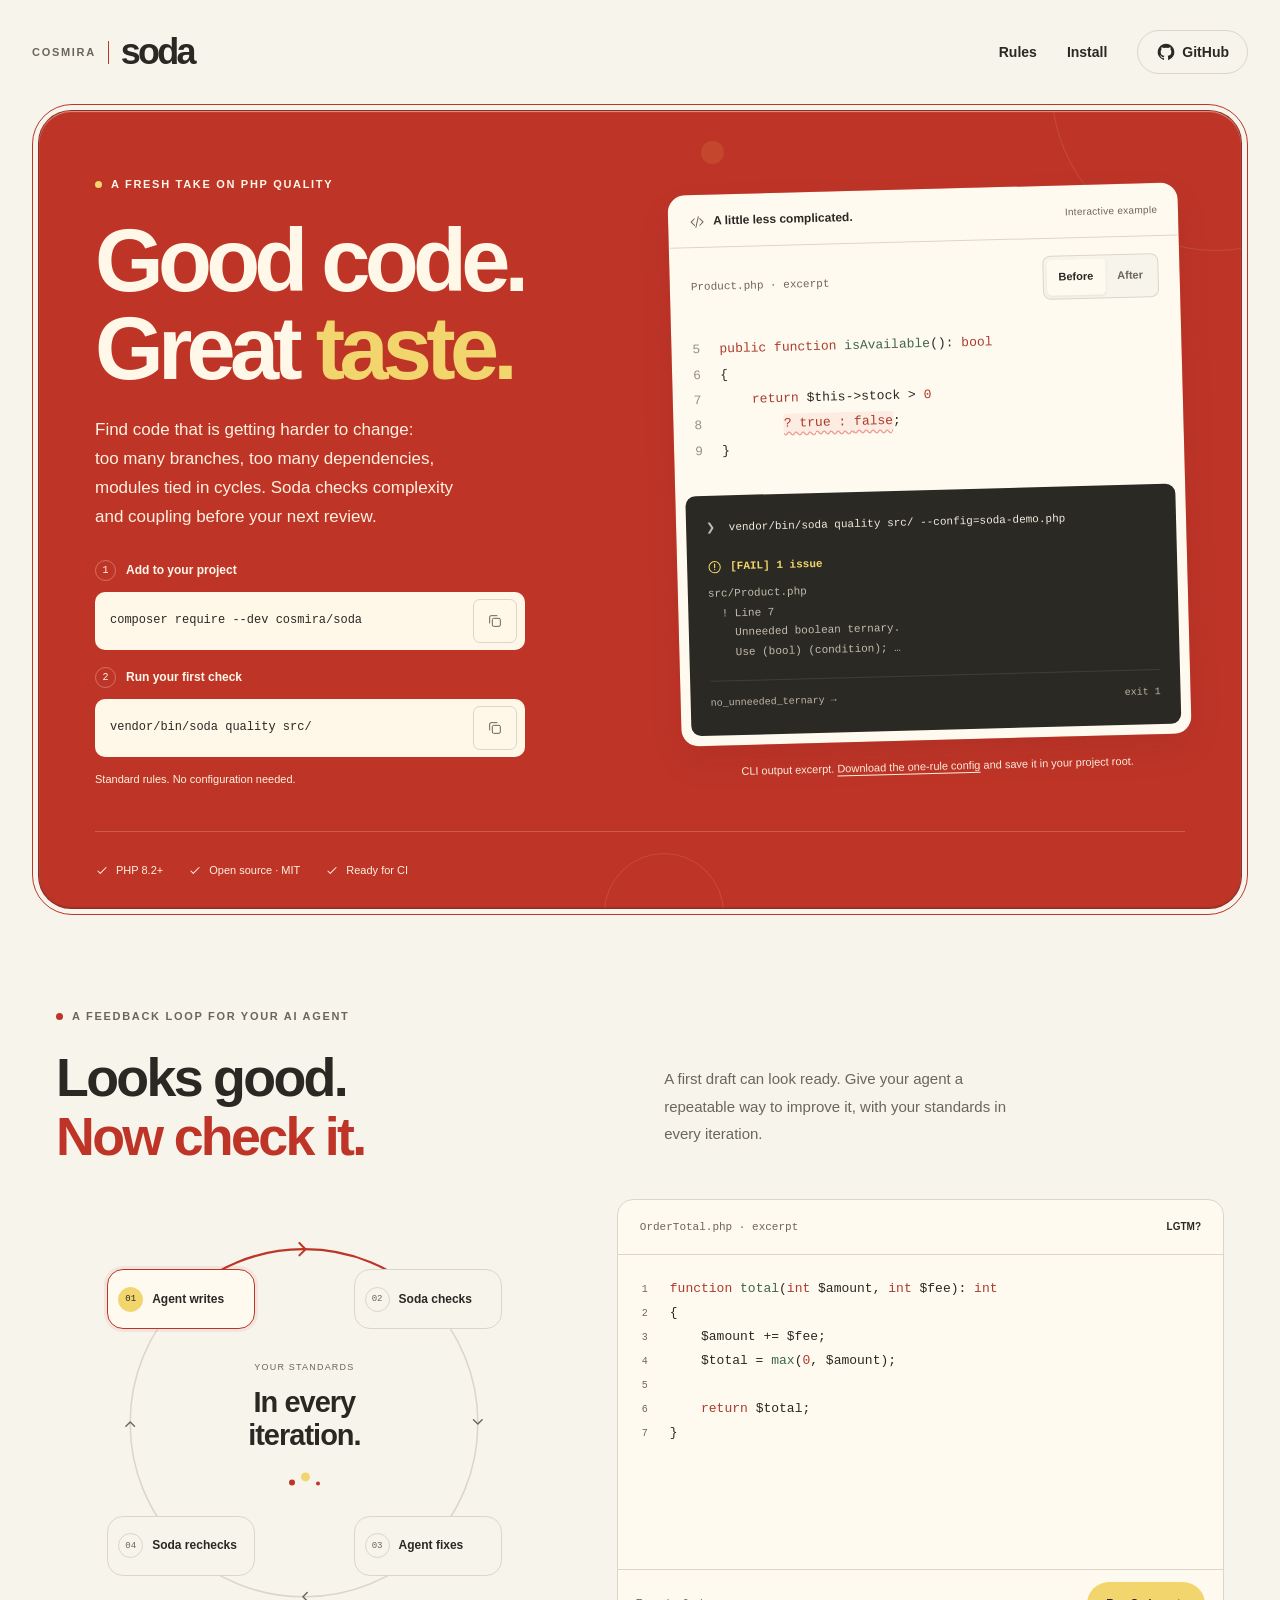
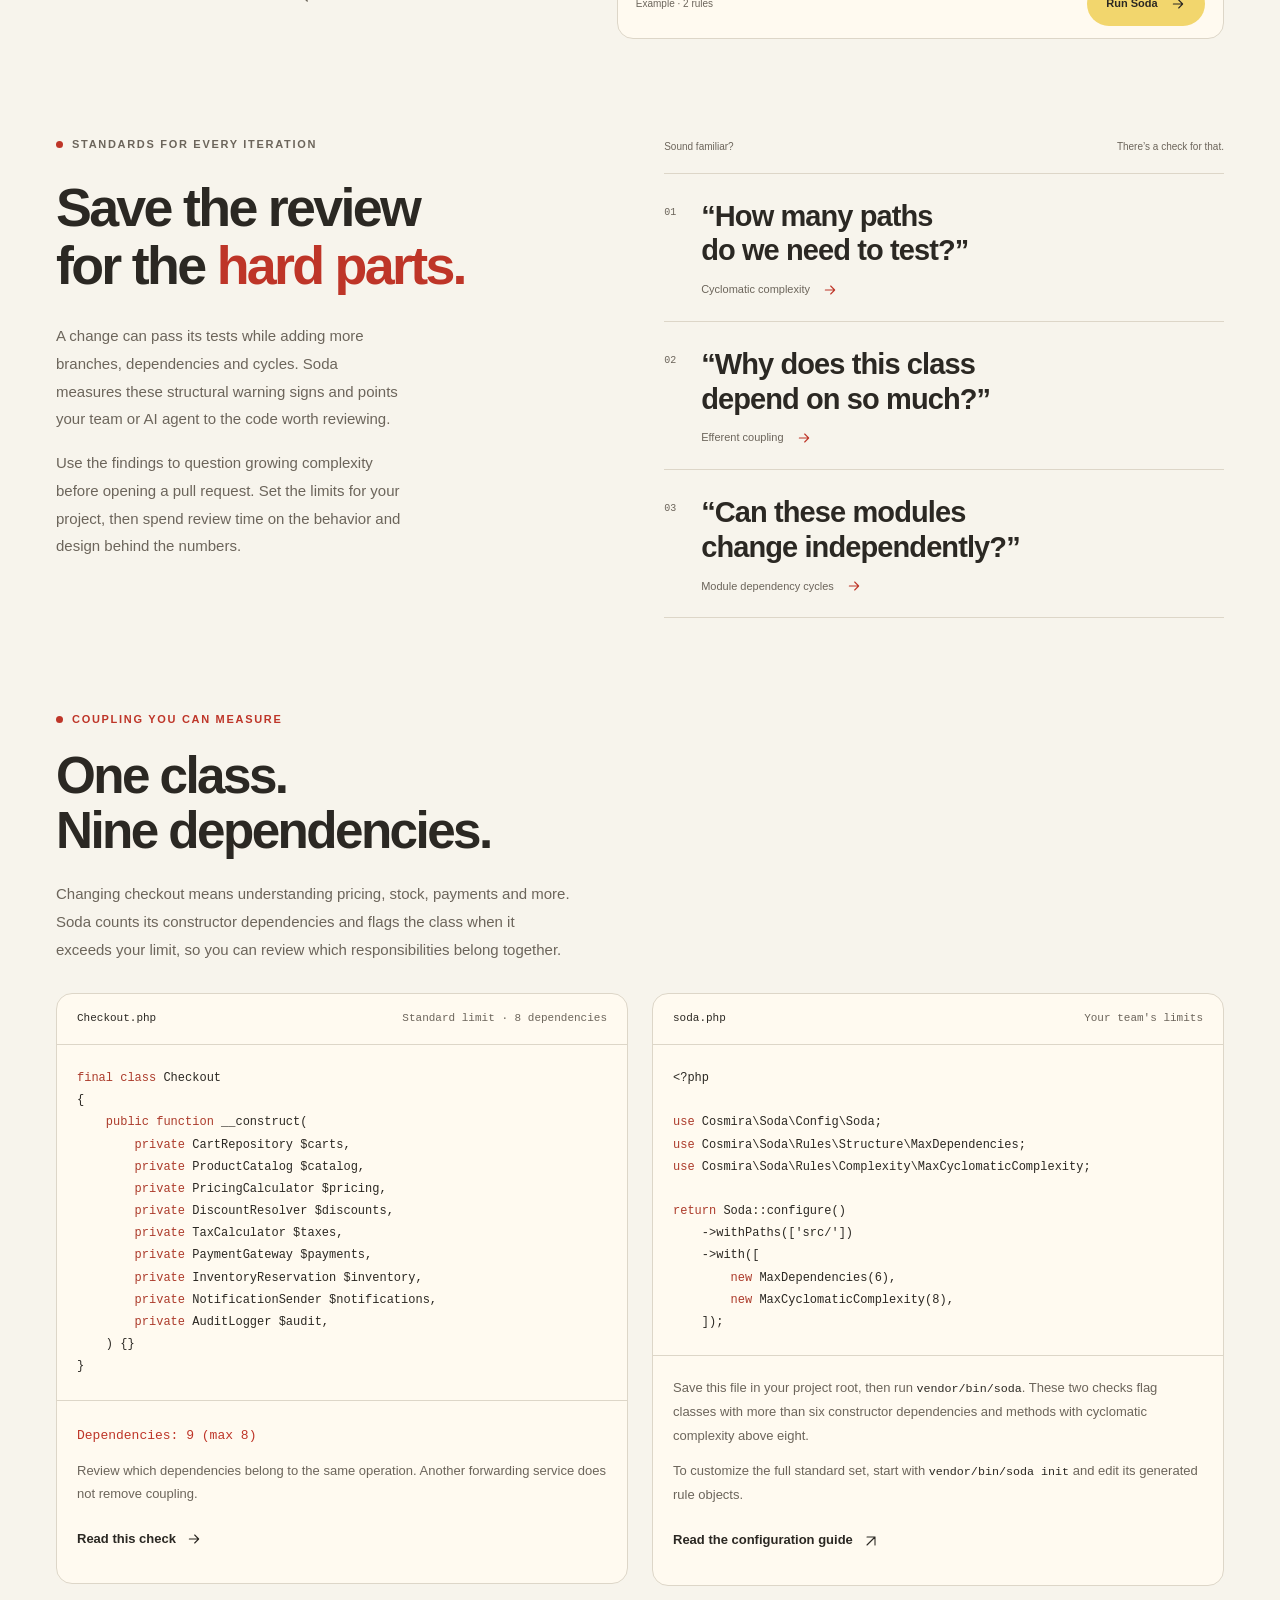
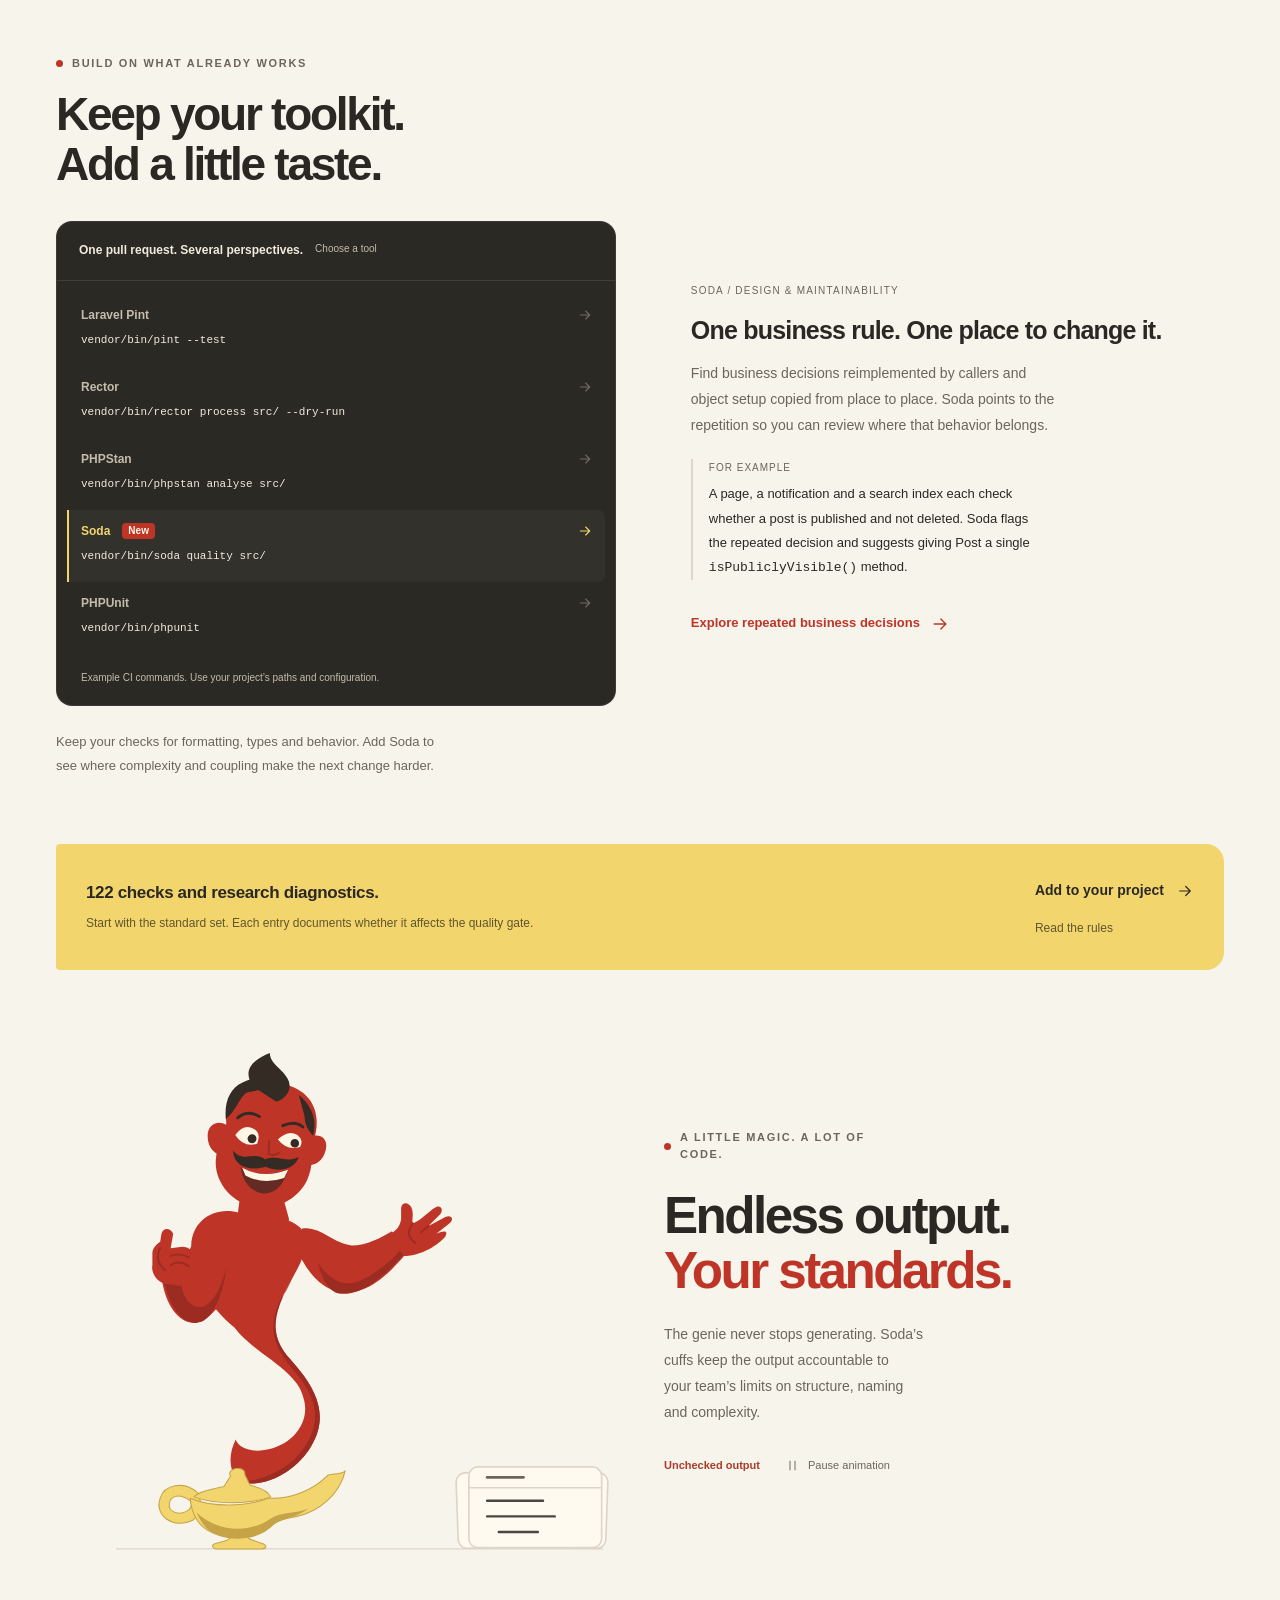
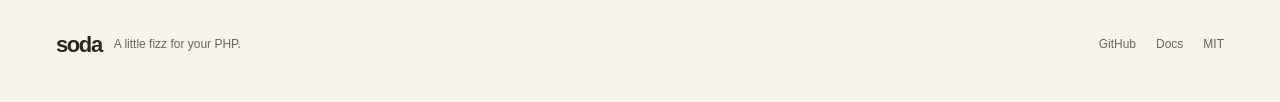
<file: refined.html>
<!DOCTYPE html>
<html lang="en"><head><meta charset="utf-8"><meta name="viewport" content="width=device-width, initial-scale=1"><title>Soda</title><link rel="canonical" href="./"><script>location.replace('./'+location.search+location.hash);</script></head><body><a href="./">Open Soda</a></body></html>
</file>
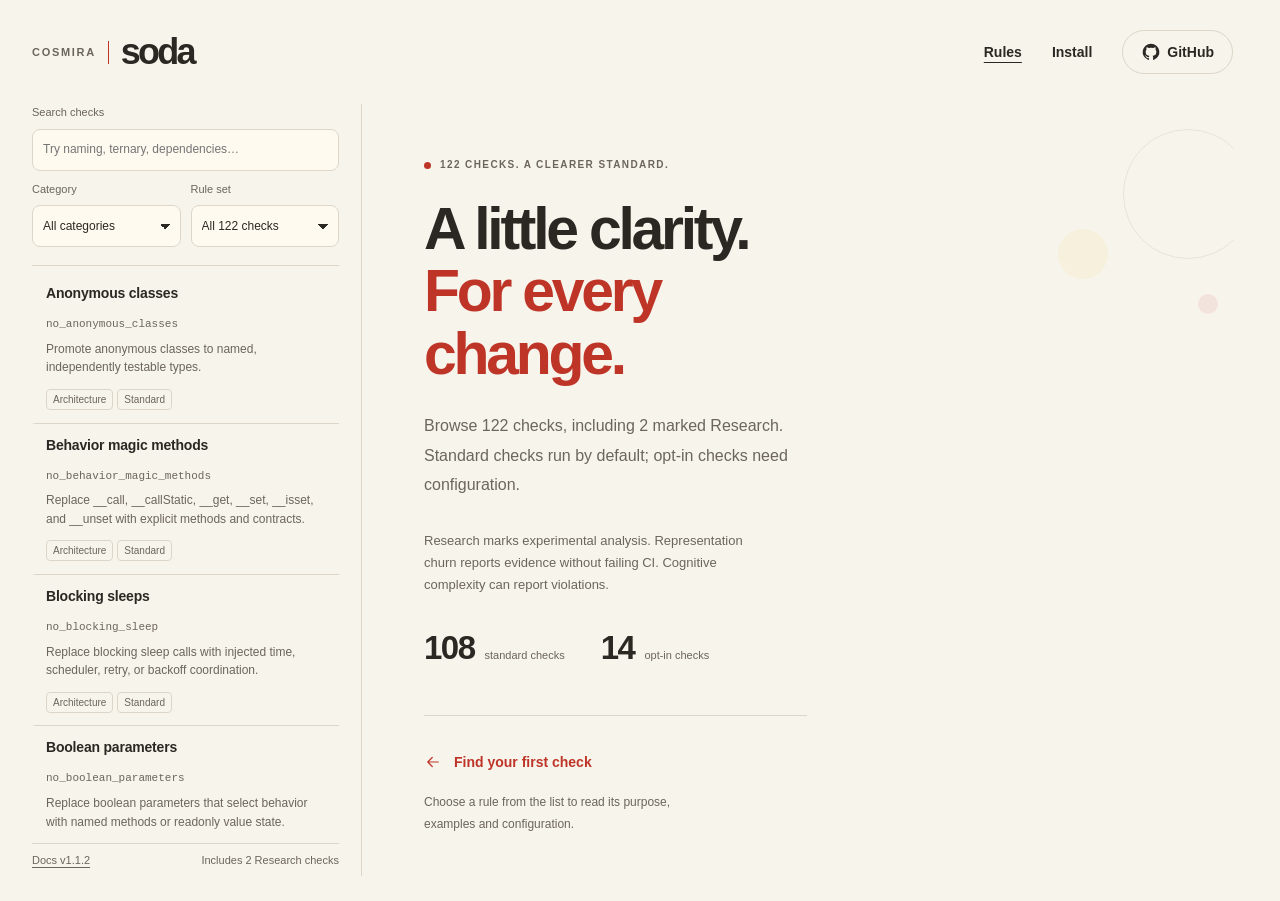
<file: rule.html>
<!DOCTYPE html><html lang="en"><head><meta charset="utf-8"><meta name="viewport" content="width=device-width, initial-scale=1"><title>Soda — Rules</title><script>location.replace('rules.html'+location.search+location.hash);</script></head><body><a href="rules.html">Open the Soda rule catalog</a></body></html>
</file>
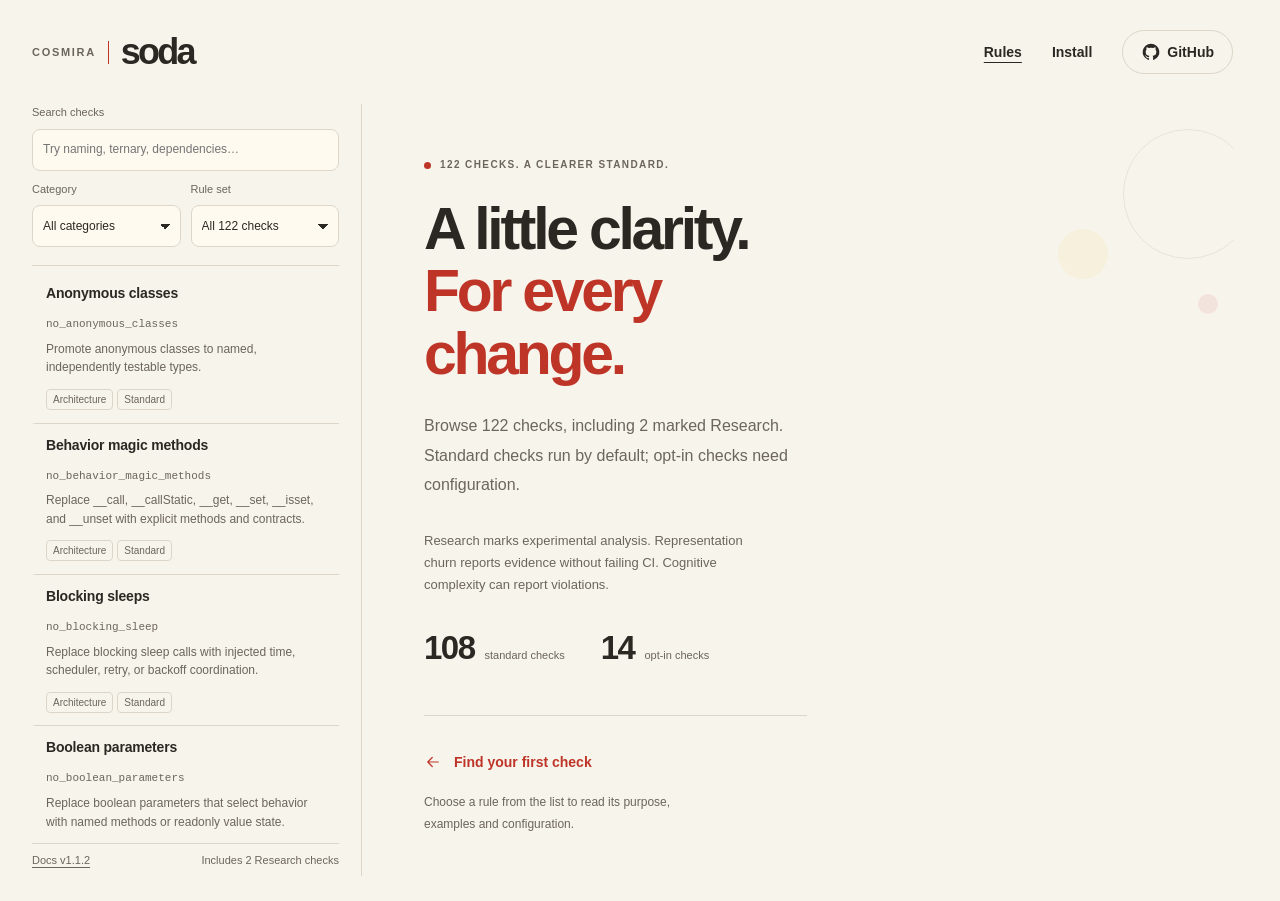
<file: rules.html>
<!DOCTYPE html>
<html lang="en">
<head>
<meta charset="utf-8"><meta name="viewport" content="width=device-width, initial-scale=1">
<meta name="description" content="Explore 122 Soda checks for PHP, including research diagnostics: examples, standard and opt-in rules, and configuration.">
<meta name="theme-color" content="#f7f4ec"><link rel="icon" href="data:image/svg+xml,%3Csvg xmlns='http://www.w3.org/2000/svg' viewBox='0 0 64 64'%3E%3Crect width='64' height='64' rx='20' fill='%23f2d66d'/%3E%3Ccircle cx='25' cy='36' r='12' fill='%23be3528'/%3E%3Ccircle cx='43' cy='20' r='7' fill='%23be3528'/%3E%3Ccircle cx='45' cy='43' r='5' fill='%23be3528'/%3E%3C/svg%3E">
<title>Soda — All 122 checks</title>
<link rel="canonical" href="https://cosmira.github.io/rules.html">
<meta property="og:type" content="website">
<meta property="og:site_name" content="Soda">
<meta property="og:title" content="Soda rules | PHP quality checks and research diagnostics">
<meta property="og:description" content="Browse Soda quality rules and research diagnostics, with PHP examples, default and opt-in status, and configuration.">
<meta property="og:url" content="https://cosmira.github.io/rules.html">
<meta property="og:image" content="https://cosmira.github.io/assets/social-card.png">
<meta property="og:image:type" content="image/png">
<meta property="og:image:width" content="1200">
<meta property="og:image:height" content="630">
<meta property="og:image:alt" content="Soda. PHP code quality before review. Configurable checks for structure, complexity and naming.">
<meta name="twitter:card" content="summary_large_image">
<meta name="twitter:title" content="Soda rules | PHP quality checks and research diagnostics">
<meta name="twitter:description" content="Browse Soda quality rules and research diagnostics, with PHP examples, default and opt-in status, and configuration.">
<meta name="twitter:image" content="https://cosmira.github.io/assets/social-card.png">
<meta name="twitter:image:alt" content="Soda. PHP code quality before review.">

<link rel="stylesheet" href="assets/catalog.css">
<link rel="stylesheet" href="assets/site.css">
<link rel="stylesheet" href="assets/rule-panel.css">
<script src="assets/marked-18.1.1.js" defer></script>
<script src="assets/purify-3.4.17.js" defer></script>
<script src="assets/highlight-11.12.0.js" defer></script>
<script src="assets/rule-reader.js" defer></script>
</head>
<body class="catalog-page split-catalog" data-docs-revision="b6334afde96c2ae42a4f7bb7a2eed799bcf7c90f">
  <svg class="icons" xmlns="http://www.w3.org/2000/svg" aria-hidden="true"><defs>
    <symbol id="arrow" viewBox="0 0 24 24"><path d="M5 12h14m-6-6 6 6-6 6" fill="none" stroke="currentColor" stroke-width="1.6" stroke-linecap="round" stroke-linejoin="round"/></symbol>
    <symbol id="external" viewBox="0 0 24 24"><path d="M6 18 18 6M6 6h12v12" fill="none" stroke="currentColor" stroke-width="1.6" stroke-linecap="round" stroke-linejoin="round"/></symbol>
    <symbol id="check" viewBox="0 0 24 24"><path d="m5 12 4 4L19 6" fill="none" stroke="currentColor" stroke-width="1.8" stroke-linecap="round" stroke-linejoin="round"/></symbol>
    <symbol id="copy" viewBox="0 0 24 24"><rect x="8" y="8" width="12" height="12" rx="2" fill="none" stroke="currentColor" stroke-width="1.5"/><path d="M15 4H6a2 2 0 0 0-2 2v9" fill="none" stroke="currentColor" stroke-width="1.5" stroke-linecap="round"/></symbol>
    <symbol id="code" viewBox="0 0 24 24"><path d="m8 7-5 5 5 5m8-10 5 5-5 5M14 4l-4 16" fill="none" stroke="currentColor" stroke-width="1.5" stroke-linecap="round" stroke-linejoin="round"/></symbol>
    <symbol id="github" viewBox="0 0 24 24"><path fill="currentColor" d="M12 2a10 10 0 0 0-3.16 19.49c.5.09.68-.22.68-.48v-1.7c-2.78.6-3.37-1.18-3.37-1.18-.45-1.16-1.11-1.47-1.11-1.47-.91-.62.07-.61.07-.61 1 .07 1.53 1.03 1.53 1.03.89 1.53 2.34 1.09 2.91.83.09-.65.35-1.09.64-1.34-2.22-.25-4.56-1.11-4.56-4.94 0-1.09.39-1.98 1.03-2.68-.1-.25-.45-1.27.1-2.65 0 0 .84-.27 2.75 1.02a9.58 9.58 0 0 1 5 0c1.91-1.29 2.75-1.02 2.75-1.02.55 1.38.2 2.4.1 2.65.64.7 1.03 1.59 1.03 2.68 0 3.84-2.34 4.68-4.57 4.93.36.31.68.92.68 1.85v2.6c0 .27.18.58.69.48A10 10 0 0 0 12 2Z"/></symbol>
    <symbol id="warning" viewBox="0 0 24 24"><circle cx="12" cy="12" r="9" fill="none" stroke="currentColor" stroke-width="1.6"/><path d="M12 7v6m0 3v.1" stroke="currentColor" stroke-width="1.8" stroke-linecap="round"/></symbol>
  </defs></svg><a class="skip" href="#main">Skip to content</a>
<header class="topbar wrap">
    <a class="brand" href="./" aria-label="Cosmira Soda home"><!-- <span class="brand-mark" aria-hidden="true"><i></i><i></i><i></i></span> --><span class="brand-publisher">cosmira</span><span class="brand-name">soda</span></a>
    <nav class="nav" aria-label="Main navigation">
      <a href="rules.html" aria-current="page">Rules</a>
      <a class="nav-start" href="./#install">Install</a>
      <a class="github" href="https://github.com/cosmira/soda"><svg aria-hidden="true"><use href="#github"/></svg> GitHub</a>
    </nav>
  </header>
<main class="wrap" id="main">
<section class="intro page-heading" aria-labelledby="title"><div><div class="eyebrow">The Soda rule catalog</div><h1 id="title">Explore the rules.<br>Find your standard.</h1></div><p><strong>122 built-in checks.</strong> Browse examples and configuration for every one. Start with 108 standard checks, then explore 14 opt-in checks for your project.</p></section>
<section class="catalog-workspace" id="catalog-workspace" aria-label="Browse quality checks">
  <div class="catalog-browser" id="catalog-browser" aria-label="Rule list">
<form class="filters" role="search" aria-label="Find a quality check" onsubmit="return false"><label class="field">Search checks<input type="search" id="search" placeholder="Try naming, ternary, dependencies…" autocomplete="off"></label><label class="field">Category<select id="category" aria-label="Category"><option value="all">All categories</option><option value="Architecture">Architecture</option><option value="Complexity">Complexity</option><option value="Design">Design</option><option value="Documentation">Documentation</option><option value="Naming">Naming</option><option value="Structure">Structure</option><option value="Usage">Usage</option></select></label><label class="field">Rule set<select id="set" aria-label="Rule set"><option value="all">All 122 checks</option><option value="standard">Standard · 108</option><option value="optional">Opt-in · 14</option></select></label></form>
<span role="status" id="count" aria-live="polite" style="position:absolute;width:1px;height:1px;overflow:hidden;clip-path:inset(50%);white-space:nowrap">122 checks</span>
<ul class="rule-list" id="rules"><li class="rule" data-category="Architecture" data-set="standard"><div><h2><a href="#no_anonymous_classes" aria-label="Anonymous classes: examples and configuration">Anonymous classes <span aria-hidden="true">→</span></a></h2><code>no_anonymous_classes</code><p>Promote anonymous classes to named, independently testable types.</p></div><span class="category">Architecture</span><span class="set">Standard</span></li>
<li class="rule" data-category="Architecture" data-set="standard"><div><h2><a href="#no_behavior_magic_methods" aria-label="Behavior magic methods: examples and configuration">Behavior magic methods <span aria-hidden="true">→</span></a></h2><code>no_behavior_magic_methods</code><p>Replace __call, __callStatic, __get, __set, __isset, and __unset with explicit methods and contracts.</p></div><span class="category">Architecture</span><span class="set">Standard</span></li>
<li class="rule" data-category="Architecture" data-set="standard"><div><h2><a href="#no_blocking_sleep" aria-label="Blocking sleeps: examples and configuration">Blocking sleeps <span aria-hidden="true">→</span></a></h2><code>no_blocking_sleep</code><p>Replace blocking sleep calls with injected time, scheduler, retry, or backoff coordination.</p></div><span class="category">Architecture</span><span class="set">Standard</span></li>
<li class="rule" data-category="Architecture" data-set="optional"><div><h2><a href="#no_boolean_parameters" aria-label="Boolean parameters: examples and configuration">Boolean parameters <span aria-hidden="true">→</span></a></h2><code>no_boolean_parameters</code><p>Replace boolean parameters that select behavior with named methods or readonly value state.</p></div><span class="category">Architecture</span><span class="set">Opt-in</span></li>
<li class="rule" data-category="Architecture" data-set="standard"><div><h2><a href="#no_catch_all_exceptions" aria-label="Catch-all exceptions: examples and configuration">Catch-all exceptions <span aria-hidden="true">→</span></a></h2><code>no_catch_all_exceptions</code><p>Make broad catch (Throwable) / catch (Exception) blocks end with an explicit outcome: return a value, throw, or terminate the process.</p></div><span class="category">Architecture</span><span class="set">Standard</span></li>
<li class="rule" data-category="Architecture" data-set="standard"><div><h2><a href="#no_closure_rebinding" aria-label="Closure rebinding: examples and configuration">Closure rebinding <span aria-hidden="true">→</span></a></h2><code>no_closure_rebinding</code><p>Forbid Closure::bind() and bindTo(); pass an explicit collaborator instead of changing a closure scope at runtime.</p></div><span class="category">Architecture</span><span class="set">Standard</span></li>
<li class="rule" data-category="Architecture" data-set="standard"><div><h2><a href="#no_direct_filesystem_mutation" aria-label="Direct filesystem mutation: examples and configuration">Direct filesystem mutation <span aria-hidden="true">→</span></a></h2><code>no_direct_filesystem_mutation</code><p>Reports direct file writes, deletes, moves, and directory creation calls in application code.</p></div><span class="category">Architecture</span><span class="set">Standard</span></li>
<li class="rule" data-category="Architecture" data-set="standard"><div><h2><a href="#no_direct_response_globals" aria-label="Direct response globals: examples and configuration">Direct response globals <span aria-hidden="true">→</span></a></h2><code>no_direct_response_globals</code><p>Reports header(), setcookie(), setrawcookie(), and session_start() calls that mutate response or session state outside an explicit boundary.</p></div><span class="category">Architecture</span><span class="set">Standard</span></li>
<li class="rule" data-category="Architecture" data-set="standard"><div><h2><a href="#no_dynamic_invocation" aria-label="Dynamic invocations: examples and configuration">Dynamic invocations <span aria-hidden="true">→</span></a></h2><code>no_dynamic_invocation</code><p>Reports indirect callable helpers and method calls whose name is selected at runtime.</p></div><span class="category">Architecture</span><span class="set">Standard</span></li>
<li class="rule" data-category="Architecture" data-set="standard"><div><h2><a href="#no_dynamic_properties" aria-label="Dynamic properties: examples and configuration">Dynamic properties <span aria-hidden="true">→</span></a></h2><code>no_dynamic_properties</code><p>Reports the #[AllowDynamicProperties] attribute that licenses undeclared object state.</p></div><span class="category">Architecture</span><span class="set">Standard</span></li>
<li class="rule" data-category="Architecture" data-set="standard"><div><h2><a href="#no_empty_local_interfaces" aria-label="Empty local interfaces: examples and configuration">Empty local interfaces <span aria-hidden="true">→</span></a></h2><code>no_empty_local_interfaces</code><p>Reports local interfaces whose complete declared and inherited contract has no methods or properties.</p></div><span class="category">Architecture</span><span class="set">Standard</span></li>
<li class="rule" data-category="Architecture" data-set="standard"><div><h2><a href="#no_environment_reads" aria-label="Environment reads: examples and configuration">Environment reads <span aria-hidden="true">→</span></a></h2><code>no_environment_reads</code><p>Reports env(), getenv(), putenv(), and $_ENV/$_SERVER access outside explicitly configured configuration boundaries.</p></div><span class="category">Architecture</span><span class="set">Standard</span></li>
<li class="rule" data-category="Architecture" data-set="optional"><div><h2><a href="#forbidden_dependencies" aria-label="Forbidden module dependencies: examples and configuration">Forbidden module dependencies <span aria-hidden="true">→</span></a></h2><code>forbidden_dependencies</code><p>Enforce directed namespace boundaries: namespaces declared as source may not depend on the target namespaces you forbid.</p></div><span class="category">Architecture</span><span class="set">Opt-in</span></li>
<li class="rule" data-category="Architecture" data-set="standard"><div><h2><a href="#no_global_state" aria-label="Global state access: examples and configuration">Global state access <span aria-hidden="true">→</span></a></h2><code>no_global_state</code><p>Reports global statements and $GLOBALS access.</p></div><span class="category">Architecture</span><span class="set">Standard</span></li>
<li class="rule" data-category="Architecture" data-set="standard"><div><h2><a href="#no_implicit_arguments" aria-label="Implicit arguments: examples and configuration">Implicit arguments <span aria-hidden="true">→</span></a></h2><code>no_implicit_arguments</code><p>Reports func_get_args(), func_get_arg(), and func_num_args() calls.</p></div><span class="category">Architecture</span><span class="set">Standard</span></li>
<li class="rule" data-category="Architecture" data-set="standard"><div><h2><a href="#no_mode_parameters" aria-label="Mode parameters: examples and configuration">Mode parameters <span aria-hidden="true">→</span></a></h2><code>no_mode_parameters</code><p>Reports parameters whose value selects between distinct operations inside a callable.</p></div><span class="category">Architecture</span><span class="set">Standard</span></li>
<li class="rule" data-category="Architecture" data-set="standard"><div><h2><a href="#no_dependency_cycles" aria-label="Module dependency cycles: examples and configuration">Module dependency cycles <span aria-hidden="true">→</span></a></h2><code>no_dependency_cycles</code><p>Detects module dependency cycles and required constructor cycles, with concrete paths and file evidence.</p></div><span class="category">Architecture</span><span class="set">Standard</span></li>
<li class="rule" data-category="Architecture" data-set="standard"><div><h2><a href="#no_native_deserialization" aria-label="Native deserialization: examples and configuration">Native deserialization <span aria-hidden="true">→</span></a></h2><code>no_native_deserialization</code><p>Reports unserialize() calls.</p></div><span class="category">Architecture</span><span class="set">Standard</span></li>
<li class="rule" data-category="Architecture" data-set="optional"><div><h2><a href="#no_object_cloning" aria-label="Object cloning: examples and configuration">Object cloning <span aria-hidden="true">→</span></a></h2><code>no_object_cloning</code><p>Construct a new value instead of copying an object with clone.</p></div><span class="category">Architecture</span><span class="set">Opt-in</span></li>
<li class="rule" data-category="Architecture" data-set="standard"><div><h2><a href="#no_process_configuration_mutation" aria-label="Process configuration mutation: examples and configuration">Process configuration mutation <span aria-hidden="true">→</span></a></h2><code>no_process_configuration_mutation</code><p>Do not mutate ini settings, working directory, locale, or timezone from analyzed code; configure the runtime through php.ini or deployment configuration.</p></div><span class="category">Architecture</span><span class="set">Standard</span></li>
<li class="rule" data-category="Architecture" data-set="standard"><div><h2><a href="#no_reflection" aria-label="Reflection usage: examples and configuration">Reflection usage <span aria-hidden="true">→</span></a></h2><code>no_reflection</code><p>Replace reflective construction with explicit factories, mapping, or framework conventions.</p></div><span class="category">Architecture</span><span class="set">Standard</span></li>
<li class="rule" data-category="Architecture" data-set="standard"><div><h2><a href="#no_repeated_type_dispatch" aria-label="Repeated type dispatch: examples and configuration">Repeated type dispatch <span aria-hidden="true">→</span></a></h2><code>no_repeated_type_dispatch</code><p>Centralize repeated dispatch on the same type or discriminator family behind one operation boundary.</p></div><span class="category">Architecture</span><span class="set">Standard</span></li>
<li class="rule" data-category="Architecture" data-set="standard"><div><h2><a href="#no_runtime_code_evaluation" aria-label="Runtime code evaluation: examples and configuration">Runtime code evaluation <span aria-hidden="true">→</span></a></h2><code>no_runtime_code_evaluation</code><p>Represent policy as typed code or validated data instead of evaluating generated source with eval.</p></div><span class="category">Architecture</span><span class="set">Standard</span></li>
<li class="rule" data-category="Architecture" data-set="optional"><div><h2><a href="#no_runtime_contract_probes" aria-label="Runtime contract probes: examples and configuration">Runtime contract probes <span aria-hidden="true">→</span></a></h2><code>no_runtime_contract_probes</code><p>Require an interface or typed value instead of discovering capabilities at runtime with method_exists, property_exists, or is_callable.</p></div><span class="category">Architecture</span><span class="set">Opt-in</span></li>
<li class="rule" data-category="Architecture" data-set="standard"><div><h2><a href="#no_runtime_hooks" aria-label="Runtime hooks: examples and configuration">Runtime hooks <span aria-hidden="true">→</span></a></h2><code>no_runtime_hooks</code><p>Do not install global runtime hooks from analyzed code; keep lifecycle and error handling in infrastructure configured outside the analyzed paths.</p></div><span class="category">Architecture</span><span class="set">Standard</span></li>
<li class="rule" data-category="Architecture" data-set="standard"><div><h2><a href="#no_runtime_includes" aria-label="Runtime includes: examples and configuration">Runtime includes <span aria-hidden="true">→</span></a></h2><code>no_runtime_includes</code><p>Use autoloaded collaborators or validated data configuration instead of including files at runtime.</p></div><span class="category">Architecture</span><span class="set">Standard</span></li>
<li class="rule" data-category="Architecture" data-set="standard"><div><h2><a href="#no_runtime_type_aliases" aria-label="Runtime type aliases: examples and configuration">Runtime type aliases <span aria-hidden="true">→</span></a></h2><code>no_runtime_type_aliases</code><p>Migrate callers to the real type or declare a visible adapter instead of aliasing class names at runtime with class_alias.</p></div><span class="category">Architecture</span><span class="set">Standard</span></li>
<li class="rule" data-category="Architecture" data-set="optional"><div><h2><a href="#no_service_locator_calls" aria-label="Service locator calls: examples and configuration">Service locator calls <span aria-hidden="true">→</span></a></h2><code>no_service_locator_calls</code><p>Declare dependencies in the constructor instead of pulling them from the global container with app() or resolve().</p></div><span class="category">Architecture</span><span class="set">Opt-in</span></li>
<li class="rule" data-category="Architecture" data-set="standard"><div><h2><a href="#no_singleton_access" aria-label="Singleton access: examples and configuration">Singleton access <span aria-hidden="true">→</span></a></h2><code>no_singleton_access</code><p>Construct collaborators at the composition root instead of reaching for a static instance()/getInstance() accessor.</p></div><span class="category">Architecture</span><span class="set">Standard</span></li>
<li class="rule" data-category="Architecture" data-set="optional"><div><h2><a href="#no_static_mutable_properties" aria-label="Static mutable state: examples and configuration">Static mutable state <span aria-hidden="true">→</span></a></h2><code>no_static_mutable_properties</code><p>Put shared mutable state in an injected object with explicit lifetime and ownership instead of static properties.</p></div><span class="category">Architecture</span><span class="set">Opt-in</span></li>
<li class="rule" data-category="Architecture" data-set="standard"><div><h2><a href="#no_subprocess_execution" aria-label="Subprocess execution: examples and configuration">Subprocess execution <span aria-hidden="true">→</span></a></h2><code>no_subprocess_execution</code><p>Wrap external commands in an injected, typed gateway with explicit failures instead of calling shell_exec, exec, system, or popen inline.</p></div><span class="category">Architecture</span><span class="set">Standard</span></li>
<li class="rule" data-category="Architecture" data-set="standard"><div><h2><a href="#no_error_suppression" aria-label="Suppressed errors: examples and configuration">Suppressed errors <span aria-hidden="true">→</span></a></h2><code>no_error_suppression</code><p>Reports the @ error-suppression operator.</p></div><span class="category">Architecture</span><span class="set">Standard</span></li>
<li class="rule" data-category="Architecture" data-set="standard"><div><h2><a href="#no_symbol_table_mutation" aria-label="Symbol-table mutation: examples and configuration">Symbol-table mutation <span aria-hidden="true">→</span></a></h2><code>no_symbol_table_mutation</code><p>Map named input fields explicitly instead of manufacturing local variables with extract.</p></div><span class="category">Architecture</span><span class="set">Standard</span></li>
<li class="rule" data-category="Architecture" data-set="standard"><div><h2><a href="#no_redundant_local_interfaces" aria-label="Unconsumed local interfaces: examples and configuration">Unconsumed local interfaces <span aria-hidden="true">→</span></a></h2><code>no_redundant_local_interfaces</code><p>Require a type consumer for local interfaces, or declare their external consumers explicitly in contracts.</p></div><span class="category">Architecture</span><span class="set">Standard</span></li>
<li class="rule" data-category="Architecture" data-set="standard"><div><h2><a href="#no_untyped_parameters" aria-label="Untyped parameters: examples and configuration">Untyped parameters <span aria-hidden="true">→</span></a></h2><code>no_untyped_parameters</code><p>Declare a native type on every parameter, using mixed to preserve an untyped inherited contract.</p></div><span class="category">Architecture</span><span class="set">Standard</span></li>
<li class="rule" data-category="Complexity" data-set="standard"><div><h2><a href="#no_assignment_in_condition" aria-label="Assignments inside conditions: examples and configuration">Assignments inside conditions <span aria-hidden="true">→</span></a></h2><code>no_assignment_in_condition</code><p>Forbids assignments inside control-flow conditions.</p></div><span class="category">Complexity</span><span class="set">Standard</span></li>
<li class="rule" data-category="Complexity" data-set="standard"><div><h2><a href="#no_assignment_in_return" aria-label="Assignments inside returns: examples and configuration">Assignments inside returns <span aria-hidden="true">→</span></a></h2><code>no_assignment_in_return</code><p>Reports hidden assignments inside return expressions.</p></div><span class="category">Complexity</span><span class="set">Standard</span></li>
<li class="rule" data-category="Complexity" data-set="standard"><div><h2><a href="#max_boolean_conditions" aria-label="Boolean conditions: examples and configuration">Boolean conditions <span aria-hidden="true">→</span></a></h2><code>max_boolean_conditions</code><p>Limits the number of boolean operands a single condition inside a method may combine.</p></div><span class="category">Complexity</span><span class="set">Standard</span></li>
<li class="rule" data-category="Complexity" data-set="standard"><div><h2><a href="#no_chained_assignments" aria-label="Chained assignments: examples and configuration">Chained assignments <span aria-hidden="true">→</span></a></h2><code>no_chained_assignments</code><p>Forbids chained assignments such as $a = $b = calculate();.</p></div><span class="category">Complexity</span><span class="set">Standard</span></li>
<li class="rule" data-category="Complexity" data-set="standard"><div><h2><a href="#max_cognitive_complexity" aria-label="Cognitive complexity (research): examples and configuration">Cognitive complexity (research) <span aria-hidden="true">→</span></a></h2><code>max_cognitive_complexity</code><p>Caps Soda&#x27;s PHP cognitive complexity score per method, reporting every contributing line as evidence.</p></div><span class="category">Complexity</span><span class="set">Standard</span><span class="research">Research</span></li>
<li class="rule" data-category="Complexity" data-set="standard"><div><h2><a href="#prefer_combined_conditions" aria-label="Combinable nested conditions: examples and configuration">Combinable nested conditions <span aria-hidden="true">→</span></a></h2><code>prefer_combined_conditions</code><p>Reports two simple nested conditions that guard the same block.</p></div><span class="category">Complexity</span><span class="set">Standard</span></li>
<li class="rule" data-category="Complexity" data-set="standard"><div><h2><a href="#no_complex_control_conditions" aria-label="Complex control conditions: examples and configuration">Complex control conditions <span aria-hidden="true">→</span></a></h2><code>no_complex_control_conditions</code><p>Requires explicit grouping when a condition mixes logical families.</p></div><span class="category">Complexity</span><span class="set">Standard</span></li>
<li class="rule" data-category="Complexity" data-set="standard"><div><h2><a href="#max_consecutive_local_assignments" aria-label="Consecutive initial local assignments: examples and configuration">Consecutive initial local assignments <span aria-hidden="true">→</span></a></h2><code>max_consecutive_local_assignments</code><p>Limits the number of consecutive first assignments to new local variables at the start of a callable body.</p></div><span class="category">Complexity</span><span class="set">Standard</span></li>
<li class="rule" data-category="Complexity" data-set="standard"><div><h2><a href="#max_control_nesting" aria-label="Control structure nesting: examples and configuration">Control structure nesting <span aria-hidden="true">→</span></a></h2><code>max_control_nesting</code><p>Limits how deeply control structures may nest inside a method.</p></div><span class="category">Complexity</span><span class="set">Standard</span></li>
<li class="rule" data-category="Complexity" data-set="standard"><div><h2><a href="#max_cyclomatic_complexity" aria-label="Cyclomatic complexity: examples and configuration">Cyclomatic complexity <span aria-hidden="true">→</span></a></h2><code>max_cyclomatic_complexity</code><p>Limits the number of independent branches a single method may contain.</p></div><span class="category">Complexity</span><span class="set">Standard</span></li>
<li class="rule" data-category="Complexity" data-set="standard"><div><h2><a href="#no_declarations_before_early_exit" aria-label="Declarations before early exits: examples and configuration">Declarations before early exits <span aria-hidden="true">→</span></a></h2><code>no_declarations_before_early_exit</code><p>Reports declarations before a guard clause when only the code behind the guard reads them.</p></div><span class="category">Complexity</span><span class="set">Standard</span></li>
<li class="rule" data-category="Complexity" data-set="standard"><div><h2><a href="#no_else_branches" aria-label="Else/elseif branches: examples and configuration">Else/elseif branches <span aria-hidden="true">→</span></a></h2><code>no_else_branches</code><p>Reports redundant alternatives after a proven unconditional exit.</p></div><span class="category">Complexity</span><span class="set">Standard</span></li>
<li class="rule" data-category="Complexity" data-set="standard"><div><h2><a href="#no_empty_finally_blocks" aria-label="Empty finally blocks: examples and configuration">Empty finally blocks <span aria-hidden="true">→</span></a></h2><code>no_empty_finally_blocks</code><p>Reports finally blocks that contain no executable statements.</p></div><span class="category">Complexity</span><span class="set">Standard</span></li>
<li class="rule" data-category="Complexity" data-set="standard"><div><h2><a href="#max_statements_per_callable" aria-label="Executable statements per callable: examples and configuration">Executable statements per callable <span aria-hidden="true">→</span></a></h2><code>max_statements_per_callable</code><p>Limits how many executable statements a single method, function, closure or arrow function may contain.</p></div><span class="category">Complexity</span><span class="set">Standard</span></li>
<li class="rule" data-category="Complexity" data-set="standard"><div><h2><a href="#no_identical_branches" aria-label="Identical branch bodies: examples and configuration">Identical branch bodies <span aria-hidden="true">→</span></a></h2><code>no_identical_branches</code><p>Reports full ternary branches and match arms that produce the same expression.</p></div><span class="category">Complexity</span><span class="set">Standard</span></li>
<li class="rule" data-category="Complexity" data-set="standard"><div><h2><a href="#prefer_continue" aria-label="Loops ending in a wrapped remainder: examples and configuration">Loops ending in a wrapped remainder <span aria-hidden="true">→</span></a></h2><code>prefer_continue</code><p>Reports trailing conditions that add a level around nested control flow.</p></div><span class="category">Complexity</span><span class="set">Standard</span></li>
<li class="rule" data-category="Complexity" data-set="standard"><div><h2><a href="#no_repeated_compound_conditions" aria-label="Methods repeating a compound condition: examples and configuration">Methods repeating a compound condition <span aria-hidden="true">→</span></a></h2><code>no_repeated_compound_conditions</code><p>Reports the same compound condition repeated across several methods of a class.</p></div><span class="category">Complexity</span><span class="set">Standard</span></li>
<li class="rule" data-category="Complexity" data-set="standard"><div><h2><a href="#no_nested_ternary" aria-label="Nested full ternaries: examples and configuration">Nested full ternaries <span aria-hidden="true">→</span></a></h2><code>no_nested_ternary</code><p>Reports a full ternary used directly as a result branch of another full ternary.</p></div><span class="category">Complexity</span><span class="set">Standard</span></li>
<li class="rule" data-category="Complexity" data-set="standard"><div><h2><a href="#no_redundant_boolean_comparisons" aria-label="Redundant boolean comparisons: examples and configuration">Redundant boolean comparisons <span aria-hidden="true">→</span></a></h2><code>no_redundant_boolean_comparisons</code><p>Reports comparisons of an already boolean expression with true or false.</p></div><span class="category">Complexity</span><span class="set">Standard</span></li>
<li class="rule" data-category="Complexity" data-set="standard"><div><h2><a href="#no_redundant_boolean_returns" aria-label="Redundant boolean return branches: examples and configuration">Redundant boolean return branches <span aria-hidden="true">→</span></a></h2><code>no_redundant_boolean_returns</code><p>Reports if branches that only return opposite boolean literals.</p></div><span class="category">Complexity</span><span class="set">Standard</span></li>
<li class="rule" data-category="Complexity" data-set="optional"><div><h2><a href="#no_redundant_rethrow" aria-label="Redundant rethrow: examples and configuration">Redundant rethrow <span aria-hidden="true">→</span></a></h2><code>no_redundant_rethrow</code><p>Reviews catch blocks whose only executable statement is rethrowing their bound exception.</p></div><span class="category">Complexity</span><span class="set">Opt-in</span></li>
<li class="rule" data-category="Complexity" data-set="standard"><div><h2><a href="#no_repeated_string_literals" aria-label="Repeated expression string literals: examples and configuration">Repeated expression string literals <span aria-hidden="true">→</span></a></h2><code>no_repeated_string_literals</code><p>Reports string literals repeated several times as expressions within one class-like declaration.</p></div><span class="category">Complexity</span><span class="set">Standard</span></li>
<li class="rule" data-category="Complexity" data-set="standard"><div><h2><a href="#prefer_null_coalesce_assignment" aria-label="Repeated null-coalesce targets: examples and configuration">Repeated null-coalesce targets <span aria-hidden="true">→</span></a></h2><code>prefer_null_coalesce_assignment</code><p>Reports fallback assignments that repeat the target on both sides.</p></div><span class="category">Complexity</span><span class="set">Standard</span></li>
<li class="rule" data-category="Complexity" data-set="optional"><div><h2><a href="#max_return_statements" aria-label="Return statements: examples and configuration">Return statements <span aria-hidden="true">→</span></a></h2><code>max_return_statements</code><p>Limits the number of return statements a single method may contain.</p></div><span class="category">Complexity</span><span class="set">Opt-in</span></li>
<li class="rule" data-category="Complexity" data-set="standard"><div><h2><a href="#no_return_in_finally" aria-label="Returns inside finally: examples and configuration">Returns inside finally <span aria-hidden="true">→</span></a></h2><code>no_return_in_finally</code><p>Forbids return statements executed inside finally blocks.</p></div><span class="category">Complexity</span><span class="set">Standard</span></li>
<li class="rule" data-category="Complexity" data-set="standard"><div><h2><a href="#prefer_combined_guards" aria-label="Split identical guards: examples and configuration">Split identical guards <span aria-hidden="true">→</span></a></h2><code>prefer_combined_guards</code><p>Reports consecutive guard clauses that exit with the same statement.</p></div><span class="category">Complexity</span><span class="set">Standard</span></li>
<li class="rule" data-category="Complexity" data-set="standard"><div><h2><a href="#no_useless_return" aria-label="Trailing bare returns: examples and configuration">Trailing bare returns <span aria-hidden="true">→</span></a></h2><code>no_useless_return</code><p>Reports a bare return; at the end of a function, method or closure.</p></div><span class="category">Complexity</span><span class="set">Standard</span></li>
<li class="rule" data-category="Complexity" data-set="standard"><div><h2><a href="#max_try_catch_blocks" aria-label="Try/catch blocks: examples and configuration">Try/catch blocks <span aria-hidden="true">→</span></a></h2><code>max_try_catch_blocks</code><p>Limits how many try blocks a single method may contain.</p></div><span class="category">Complexity</span><span class="set">Standard</span></li>
<li class="rule" data-category="Complexity" data-set="standard"><div><h2><a href="#no_unneeded_ternary" aria-label="Unneeded boolean ternaries: examples and configuration">Unneeded boolean ternaries <span aria-hidden="true">→</span></a></h2><code>no_unneeded_ternary</code><p>Reports full ternaries that restate a boolean conversion or short-circuit decision.</p></div><span class="category">Complexity</span><span class="set">Standard</span></li>
<li class="rule" data-category="Complexity" data-set="standard"><div><h2><a href="#no_useless_concat" aria-label="Unneeded literal concatenations: examples and configuration">Unneeded literal concatenations <span aria-hidden="true">→</span></a></h2><code>no_useless_concat</code><p>Reports same-line concatenations whose two operands are string literals.</p></div><span class="category">Complexity</span><span class="set">Standard</span></li>
<li class="rule" data-category="Design" data-set="standard"><div><h2><a href="#repeated_owner_concern" aria-label="Copied owner concerns: examples and configuration">Copied owner concerns <span aria-hidden="true">→</span></a></h2><code>repeated_owner_concern</code><p>Finds an identical group of stateful methods copied across independent owners and suggests sharing it as a concern (trait).</p></div><span class="category">Design</span><span class="set">Standard</span></li>
<li class="rule" data-category="Design" data-set="standard"><div><h2><a href="#fragmented_owner_behavior" aria-label="Fragmented owner behavior: examples and configuration">Fragmented owner behavior <span aria-hidden="true">→</span></a></h2><code>fragmented_owner_behavior</code><p>Finds several stateless operation classes that all interpret or change the same local owner, and suggests moving that behavior onto the owner.</p></div><span class="category">Design</span><span class="set">Standard</span></li>
<li class="rule" data-category="Design" data-set="standard"><div><h2><a href="#repeated_foreign_state_decision" aria-label="Repeated foreign state decisions: examples and configuration">Repeated foreign state decisions <span aria-hidden="true">→</span></a></h2><code>repeated_foreign_state_decision</code><p>Finds the same compound question about another object&#x27;s state repeated in several consumers and suggests naming it as a predicate on the owner.</p></div><span class="category">Design</span><span class="set">Standard</span></li>
<li class="rule" data-category="Design" data-set="standard"><div><h2><a href="#repeated_foreign_state_update" aria-label="Repeated foreign state updates: examples and configuration">Repeated foreign state updates <span aria-hidden="true">→</span></a></h2><code>repeated_foreign_state_update</code><p>Finds the same arithmetic update of another object&#x27;s numeric state repeated in several consumers and suggests naming it as an operation on the owner.</p></div><span class="category">Design</span><span class="set">Standard</span></li>
<li class="rule" data-category="Design" data-set="standard"><div><h2><a href="#repeated_configuration_sequence" aria-label="Repeated object configuration: examples and configuration">Repeated object configuration <span aria-hidden="true">→</span></a></h2><code>repeated_configuration_sequence</code><p>Finds the same fresh-object setup sequence repeated across consumers and suggests a fluent object or named construction that expresses the scenario.</p></div><span class="category">Design</span><span class="set">Standard</span></li>
<li class="rule" data-category="Design" data-set="standard"><div><h2><a href="#representation_churn" aria-label="Representation research candidates: examples and configuration">Representation research candidates <span aria-hidden="true">→</span></a></h2><code>representation_churn</code><p>Flags value paths where a primitive is extracted from a representation object, processed, and reconstructed into the same representation, for inspection before changing its representation.</p></div><span class="category">Design</span><span class="set">Standard</span><span class="research">Research</span></li>
<li class="rule" data-category="Design" data-set="standard"><div><h2><a href="#scattered_owner_concern" aria-label="Scattered owner concerns: examples and configuration">Scattered owner concerns <span aria-hidden="true">→</span></a></h2><code>scattered_owner_concern</code><p>Reports a cohesive stateful method group that is interleaved with unrelated methods in one owner and suggests grouping it together, possibly as a concern.</p></div><span class="category">Design</span><span class="set">Standard</span></li>
<li class="rule" data-category="Documentation" data-set="standard"><div><h2><a href="#no_consecutive_block_comments" aria-label="Consecutive block comments: examples and configuration">Consecutive block comments <span aria-hidden="true">→</span></a></h2><code>no_consecutive_block_comments</code><p>Reports adjacent block comments that should be merged into a single comment with the description and PHPDoc tags together.</p></div><span class="category">Documentation</span><span class="set">Standard</span></li>
<li class="rule" data-category="Documentation" data-set="standard"><div><h2><a href="#multiline_constant_phpdoc" aria-label="Multiline constant PHPDoc: examples and configuration">Multiline constant PHPDoc <span aria-hidden="true">→</span></a></h2><code>multiline_constant_phpdoc</code><p>Requires class constants to be documented with a multiline PHPDoc block that contains a written description before any tags.</p></div><span class="category">Documentation</span><span class="set">Standard</span></li>
<li class="rule" data-category="Documentation" data-set="standard"><div><h2><a href="#multiline_method_phpdoc" aria-label="Multiline method PHPDoc: examples and configuration">Multiline method PHPDoc <span aria-hidden="true">→</span></a></h2><code>multiline_method_phpdoc</code><p>Requires methods to be documented with a multiline PHPDoc block that contains a written description before any tags.</p></div><span class="category">Documentation</span><span class="set">Standard</span></li>
<li class="rule" data-category="Documentation" data-set="standard"><div><h2><a href="#multiline_property_phpdoc" aria-label="Multiline property PHPDoc: examples and configuration">Multiline property PHPDoc <span aria-hidden="true">→</span></a></h2><code>multiline_property_phpdoc</code><p>Requires properties — including promoted constructor parameters — to be documented with a multiline PHPDoc block that contains a written description before any tags.</p></div><span class="category">Documentation</span><span class="set">Standard</span></li>
<li class="rule" data-category="Documentation" data-set="optional"><div><h2><a href="#no_vacuous_docblocks" aria-label="Vacuous PHPDoc: examples and configuration">Vacuous PHPDoc <span aria-hidden="true">→</span></a></h2><code>no_vacuous_docblocks</code><p>Flags PHPDoc descriptions that add nothing beyond the member&#x27;s own name.</p></div><span class="category">Documentation</span><span class="set">Opt-in</span></li>
<li class="rule" data-category="Naming" data-set="optional"><div><h2><a href="#boolean_methods_without_prefix" aria-label="Boolean method prefixes: examples and configuration">Boolean method prefixes <span aria-hidden="true">→</span></a></h2><code>boolean_methods_without_prefix</code><p>Requires boolean-returning methods to read as questions by starting with an explicit predicate prefix such as is, has, or should.</p></div><span class="category">Naming</span><span class="set">Opt-in</span></li>
<li class="rule" data-category="Naming" data-set="standard"><div><h2><a href="#class_name_length" aria-label="Class name length: examples and configuration">Class name length <span aria-hidden="true">→</span></a></h2><code>class_name_length</code><p>Keeps declared class, interface, trait, and enum names within inclusive length bounds.</p></div><span class="category">Naming</span><span class="set">Standard</span></li>
<li class="rule" data-category="Naming" data-set="optional"><div><h2><a href="#no_dumpster_suffixes" aria-label="Generic type suffixes: examples and configuration">Generic type suffixes <span aria-hidden="true">→</span></a></h2><code>no_dumpster_suffixes</code><p>Rejects type names ending in generic role suffixes instead of naming what the type does.</p></div><span class="category">Naming</span><span class="set">Opt-in</span></li>
<li class="rule" data-category="Naming" data-set="standard"><div><h2><a href="#method_name_length" aria-label="Method name length: examples and configuration">Method name length <span aria-hidden="true">→</span></a></h2><code>method_name_length</code><p>Keeps declared method names within inclusive length bounds so each method names one clear action.</p></div><span class="category">Naming</span><span class="set">Standard</span></li>
<li class="rule" data-category="Naming" data-set="standard"><div><h2><a href="#namespace_name_length" aria-label="Namespace name length: examples and configuration">Namespace name length <span aria-hidden="true">→</span></a></h2><code>namespace_name_length</code><p>Keeps each namespace segment within inclusive length bounds so namespaces stay short domain terms.</p></div><span class="category">Naming</span><span class="set">Standard</span></li>
<li class="rule" data-category="Naming" data-set="standard"><div><h2><a href="#avoid_redundant_naming" aria-label="Redundant naming: examples and configuration">Redundant naming <span aria-hidden="true">→</span></a></h2><code>avoid_redundant_naming</code><p>Detects class and method names that repeat words already supplied by the class or namespace, and suggests the shorter name.</p></div><span class="category">Naming</span><span class="set">Standard</span></li>
<li class="rule" data-category="Naming" data-set="standard"><div><h2><a href="#variable_name_length" aria-label="Variable name length: examples and configuration">Variable name length <span aria-hidden="true">→</span></a></h2><code>variable_name_length</code><p>Keeps variable names within inclusive length bounds to avoid both cryptic abbreviations and sentence-like identifiers.</p></div><span class="category">Naming</span><span class="set">Standard</span></li>
<li class="rule" data-category="Structure" data-set="optional"><div><h2><a href="#max_arguments" aria-label="Arguments: examples and configuration">Arguments <span aria-hidden="true">→</span></a></h2><code>max_arguments</code><p>Limits the number of parameters a method or constructor may accept.</p></div><span class="category">Structure</span><span class="set">Opt-in</span></li>
<li class="rule" data-category="Structure" data-set="standard"><div><h2><a href="#max_ask_then_tell_patterns" aria-label="Ask-then-tell patterns: examples and configuration">Ask-then-tell patterns <span aria-hidden="true">→</span></a></h2><code>max_ask_then_tell_patterns</code><p>Reports code that queries an object&#x27;s state and then commands the same object based on the answer.</p></div><span class="category">Structure</span><span class="set">Standard</span></li>
<li class="rule" data-category="Structure" data-set="standard"><div><h2><a href="#max_class_length" aria-label="Class length: examples and configuration">Class length <span aria-hidden="true">→</span></a></h2><code>max_class_length</code><p>Limits the source length of a single class declaration.</p></div><span class="category">Structure</span><span class="set">Standard</span></li>
<li class="rule" data-category="Structure" data-set="standard"><div><h2><a href="#max_classes_per_file" aria-label="Classes per file: examples and configuration">Classes per file <span aria-hidden="true">→</span></a></h2><code>max_classes_per_file</code><p>Limits the number of named classes and traits declared in a single file.</p></div><span class="category">Structure</span><span class="set">Standard</span></li>
<li class="rule" data-category="Structure" data-set="standard"><div><h2><a href="#max_classes_per_namespace" aria-label="Classes per namespace: examples and configuration">Classes per namespace <span aria-hidden="true">→</span></a></h2><code>max_classes_per_namespace</code><p>Limits the number of classes and traits that share one namespace.</p></div><span class="category">Structure</span><span class="set">Standard</span></li>
<li class="rule" data-category="Structure" data-set="standard"><div><h2><a href="#max_classes_per_project" aria-label="Classes per project: examples and configuration">Classes per project <span aria-hidden="true">→</span></a></h2><code>max_classes_per_project</code><p>Limits the total number of classes and traits declared across the analyzed project.</p></div><span class="category">Structure</span><span class="set">Standard</span></li>
<li class="rule" data-category="Structure" data-set="standard"><div><h2><a href="#max_commented_out_code_lines" aria-label="Commented-out code lines: examples and configuration">Commented-out code lines <span aria-hidden="true">→</span></a></h2><code>max_commented_out_code_lines</code><p>Reports source code that has been disabled by turning it into comments.</p></div><span class="category">Structure</span><span class="set">Standard</span></li>
<li class="rule" data-category="Structure" data-set="standard"><div><h2><a href="#max_delegation_depth" aria-label="Delegation depth: examples and configuration">Delegation depth <span aria-hidden="true">→</span></a></h2><code>max_delegation_depth</code><p>Limits consecutive transparent forwarding methods, rather than the size of each individual method.</p></div><span class="category">Structure</span><span class="set">Standard</span></li>
<li class="rule" data-category="Structure" data-set="standard"><div><h2><a href="#max_dependencies" aria-label="Dependencies: examples and configuration">Dependencies <span aria-hidden="true">→</span></a></h2><code>max_dependencies</code><p>Limits the number of constructor dependencies of a class.</p></div><span class="category">Structure</span><span class="set">Standard</span></li>
<li class="rule" data-category="Structure" data-set="standard"><div><h2><a href="#max_efferent_coupling" aria-label="Efferent coupling (Ce): examples and configuration">Efferent coupling (Ce) <span aria-hidden="true">→</span></a></h2><code>max_efferent_coupling</code><p>Limits the number of distinct external types a class references.</p></div><span class="category">Structure</span><span class="set">Standard</span></li>
<li class="rule" data-category="Structure" data-set="standard"><div><h2><a href="#max_empty_catch_blocks" aria-label="Empty catch blocks: examples and configuration">Empty catch blocks <span aria-hidden="true">→</span></a></h2><code>max_empty_catch_blocks</code><p>Reports catch blocks that silently discard the caught exception.</p></div><span class="category">Structure</span><span class="set">Standard</span></li>
<li class="rule" data-category="Structure" data-set="standard"><div><h2><a href="#max_file_loc" aria-label="File LOC: examples and configuration">File LOC <span aria-hidden="true">→</span></a></h2><code>max_file_loc</code><p>Limits the source length of a single file.</p></div><span class="category">Structure</span><span class="set">Standard</span></li>
<li class="rule" data-category="Structure" data-set="standard"><div><h2><a href="#max_interfaces_per_class" aria-label="Interfaces per class: examples and configuration">Interfaces per class <span aria-hidden="true">→</span></a></h2><code>max_interfaces_per_class</code><p>Limits the number of interfaces a single class implements.</p></div><span class="category">Structure</span><span class="set">Standard</span></li>
<li class="rule" data-category="Structure" data-set="standard"><div><h2><a href="#max_layer_dominance_percentage" aria-label="Layer mixing: examples and configuration">Layer mixing <span aria-hidden="true">→</span></a></h2><code>max_layer_dominance_percentage</code><p>Reports directories where one architectural role dominates beyond a configured percentage without the directory being named for that role.</p></div><span class="category">Structure</span><span class="set">Standard</span></li>
<li class="rule" data-category="Structure" data-set="standard"><div><h2><a href="#max_line_length" aria-label="Line length: examples and configuration">Line length <span aria-hidden="true">→</span></a></h2><code>max_line_length</code><p>Limits the length of physical source lines.</p></div><span class="category">Structure</span><span class="set">Standard</span></li>
<li class="rule" data-category="Structure" data-set="standard"><div><h2><a href="#max_method_length" aria-label="Method length: examples and configuration">Method length <span aria-hidden="true">→</span></a></h2><code>max_method_length</code><p>Limits the source length of a single method.</p></div><span class="category">Structure</span><span class="set">Standard</span></li>
<li class="rule" data-category="Structure" data-set="standard"><div><h2><a href="#max_effective_methods_per_class" aria-label="Methods including traits: examples and configuration">Methods including traits <span aria-hidden="true">→</span></a></h2><code>max_effective_methods_per_class</code><p>Limits the method count of a class including the methods contributed by its traits.</p></div><span class="category">Structure</span><span class="set">Standard</span></li>
<li class="rule" data-category="Structure" data-set="standard"><div><h2><a href="#methods_follow_call_order" aria-label="Methods out of call order: examples and configuration">Methods out of call order <span aria-hidden="true">→</span></a></h2><code>methods_follow_call_order</code><p>Flags private helpers declared in an order that contradicts the order their sole caller uses them.</p></div><span class="category">Structure</span><span class="set">Standard</span></li>
<li class="rule" data-category="Structure" data-set="standard"><div><h2><a href="#max_methods_per_class" aria-label="Methods per class: examples and configuration">Methods per class <span aria-hidden="true">→</span></a></h2><code>max_methods_per_class</code><p>Limits the number of methods declared in a single class.</p></div><span class="category">Structure</span><span class="set">Standard</span></li>
<li class="rule" data-category="Structure" data-set="standard"><div><h2><a href="#max_namespace_depth" aria-label="Namespace depth: examples and configuration">Namespace depth <span aria-hidden="true">→</span></a></h2><code>max_namespace_depth</code><p>Limits the number of segments in the namespace enclosing a class.</p></div><span class="category">Structure</span><span class="set">Standard</span></li>
<li class="rule" data-category="Structure" data-set="optional"><div><h2><a href="#max_properties_per_class" aria-label="Properties per class: examples and configuration">Properties per class <span aria-hidden="true">→</span></a></h2><code>max_properties_per_class</code><p>Limits the number of properties declared in a single class.</p></div><span class="category">Structure</span><span class="set">Opt-in</span></li>
<li class="rule" data-category="Structure" data-set="standard"><div><h2><a href="#max_public_methods" aria-label="Public methods: examples and configuration">Public methods <span aria-hidden="true">→</span></a></h2><code>max_public_methods</code><p>Limits the number of public methods a class exposes, including inherited and trait-composed ones.</p></div><span class="category">Structure</span><span class="set">Standard</span></li>
<li class="rule" data-category="Structure" data-set="standard"><div><h2><a href="#max_effective_class_length" aria-label="Source lines including traits: examples and configuration">Source lines including traits <span aria-hidden="true">→</span></a></h2><code>max_effective_class_length</code><p>Limits the source length of a class counting the source of all composed traits once.</p></div><span class="category">Structure</span><span class="set">Standard</span></li>
<li class="rule" data-category="Structure" data-set="optional"><div><h2><a href="#no_static_only_class" aria-label="Static-only classes: examples and configuration">Static-only classes <span aria-hidden="true">→</span></a></h2><code>no_static_only_class</code><p>Reports classes whose declared surface is entirely static.</p></div><span class="category">Structure</span><span class="set">Opt-in</span></li>
<li class="rule" data-category="Structure" data-set="standard"><div><h2><a href="#max_todo_fixme_comments" aria-label="TODO/FIXME comments: examples and configuration">TODO/FIXME comments <span aria-hidden="true">→</span></a></h2><code>max_todo_fixme_comments</code><p>Reports TODO and FIXME comments left in source code.</p></div><span class="category">Structure</span><span class="set">Standard</span></li>
<li class="rule" data-category="Structure" data-set="standard"><div><h2><a href="#max_traits_per_class" aria-label="Traits per class: examples and configuration">Traits per class <span aria-hidden="true">→</span></a></h2><code>max_traits_per_class</code><p>Limits the number of traits a single class composes.</p></div><span class="category">Structure</span><span class="set">Standard</span></li>
<li class="rule" data-category="Structure" data-set="standard"><div><h2><a href="#no_trivial_delegating_classes" aria-label="Trivial delegating classes: examples and configuration">Trivial delegating classes <span aria-hidden="true">→</span></a></h2><code>no_trivial_delegating_classes</code><p>Reports behavior-free classes that only pass their operations through to one dependency.</p></div><span class="category">Structure</span><span class="set">Standard</span></li>
<li class="rule" data-category="Structure" data-set="standard"><div><h2><a href="#no_trivial_factories" aria-label="Trivial factories: examples and configuration">Trivial factories <span aria-hidden="true">→</span></a></h2><code>no_trivial_factories</code><p>Reports methods whose only work is constructing an object and forwarding all parameters unchanged.</p></div><span class="category">Structure</span><span class="set">Standard</span></li>
<li class="rule" data-category="Usage" data-set="standard"><div><h2><a href="#only_list_arrays" aria-label="Nested array chains (list-only / strict opt-in): examples and configuration">Nested array chains (list-only / strict opt-in) <span aria-hidden="true">→</span></a></h2><code>only_list_arrays</code><p>Discourages structured array usage; only list arrays are allowed.</p></div><span class="category">Usage</span><span class="set">Standard</span></li>
<li class="rule" data-category="Usage" data-set="standard"><div><h2><a href="#no_numeric_array_index" aria-label="Numeric array index: examples and configuration">Numeric array index <span aria-hidden="true">→</span></a></h2><code>no_numeric_array_index</code><p>Review repeated positional reads of an explicitly documented array tuple.</p></div><span class="category">Usage</span><span class="set">Standard</span></li>
<li class="rule" data-category="Usage" data-set="standard"><div><h2><a href="#prefer_includes" aria-label="Position checks for substrings: examples and configuration">Position checks for substrings <span aria-hidden="true">→</span></a></h2><code>prefer_includes</code><p>Reports strpos comparisons that ask the substring question.</p></div><span class="category">Usage</span><span class="set">Standard</span></li>
<li class="rule" data-category="Usage" data-set="standard"><div><h2><a href="#no_reassigned_parameters" aria-label="Rebound input parameters: examples and configuration">Rebound input parameters <span aria-hidden="true">→</span></a></h2><code>no_reassigned_parameters</code><p>Rejects direct rebinding of by-value input parameters.</p></div><span class="category">Usage</span><span class="set">Standard</span></li>
<li class="rule" data-category="Usage" data-set="standard"><div><h2><a href="#prefer_string_starts_ends_with" aria-label="Substring checks for prefixes and suffixes: examples and configuration">Substring checks for prefixes and suffixes <span aria-hidden="true">→</span></a></h2><code>prefer_string_starts_ends_with</code><p>Reports substr comparisons that ask the prefix or suffix question.</p></div><span class="category">Usage</span><span class="set">Standard</span></li>
<li class="rule" data-category="Usage" data-set="standard"><div><h2><a href="#no_temporary_return_variable" aria-label="Temporary return variables: examples and configuration">Temporary return variables <span aria-hidden="true">→</span></a></h2><code>no_temporary_return_variable</code><p>Forbids a local variable created only to return its value immediately.</p></div><span class="category">Usage</span><span class="set">Standard</span></li>
<li class="rule" data-category="Usage" data-set="standard"><div><h2><a href="#no_unused_private_state" aria-label="Unread private state: examples and configuration">Unread private state <span aria-hidden="true">→</span></a></h2><code>no_unused_private_state</code><p>Reports private properties and constants that are never read, including composed trait state.</p></div><span class="category">Usage</span><span class="set">Standard</span></li>
<li class="rule" data-category="Usage" data-set="standard"><div><h2><a href="#unused_methods" aria-label="Unused methods: examples and configuration">Unused methods <span aria-hidden="true">→</span></a></h2><code>unused_methods</code><p>Flags private and protected methods that are never called in the project.</p></div><span class="category">Usage</span><span class="set">Standard</span></li>
<li class="rule" data-category="Usage" data-set="standard"><div><h2><a href="#no_unused_parameters" aria-label="Unused parameters: examples and configuration">Unused parameters <span aria-hidden="true">→</span></a></h2><code>no_unused_parameters</code><p>Reports function and method parameters that are never used.</p></div><span class="category">Usage</span><span class="set">Standard</span></li>
<li class="rule" data-category="Usage" data-set="standard"><div><h2><a href="#useless_variable" aria-label="Useless variable: examples and configuration">Useless variable <span aria-hidden="true">→</span></a></h2><code>useless_variable</code><p>Reports direct-copy variables whose names add no meaning.</p></div><span class="category">Usage</span><span class="set">Standard</span></li></ul>
<p class="empty" id="empty" hidden>No checks match. Try another term or category.</p>
<p class="catalog-version"><a href="https://github.com/cosmira/soda/tree/b6334afde96c2ae42a4f7bb7a2eed799bcf7c90f/docs/rules" title="Documentation for Soda v1.1.2, revision b6334afde96c2ae42a4f7bb7a2eed799bcf7c90f">Docs v1.1.2</a><span>Includes 2 Research checks</span></p>
  </div>
  <section class="catalog-welcome" id="catalog-welcome" aria-labelledby="welcome-title" hidden>
    <div class="welcome-art" aria-hidden="true"><i></i><i></i><i></i></div>
    <div class="eyebrow">122 checks. A clearer standard.</div>
    <h1 id="welcome-title">A little clarity.<br><span>For every change.</span></h1>
    <p class="welcome-copy">Browse 122 checks, including 2 marked Research. Standard checks run by default; opt-in checks need configuration.</p><p class="research-note">Research marks experimental analysis. Representation churn reports evidence without failing CI. Cognitive complexity can report violations.</p>
    <div class="welcome-totals"><div><strong>108</strong><span>standard checks</span></div><div><strong>14</strong><span>opt-in checks</span></div></div>
    <div class="welcome-start"><button type="button" id="find-rule"><svg aria-hidden="true"><use href="#arrow"/></svg> Find your first check</button><p>Choose a rule from the list to read its purpose, examples and configuration.</p></div>
  </section>
  <section class="rule-panel" id="rule-panel" aria-labelledby="rule-title" hidden>
    <div class="panel-toolbar"><span class="eyebrow" id="rule-category">Rule details</span><button class="panel-close" id="close-rule" type="button" aria-label="Close rule" title="Close rule (Escape)"><svg viewBox="0 0 24 24" aria-hidden="true"><path d="m6 6 12 12M18 6 6 18" fill="none" stroke="currentColor" stroke-width="1.6" stroke-linecap="round"/></svg></button></div>
    <header class="panel-heading"><h1 id="rule-title">Rule details</h1><p class="summary" id="summary" hidden></p><div class="meta"><code id="rule-id"></code><a class="source-link" id="source" href="https://github.com/cosmira/soda/tree/b6334afde96c2ae42a4f7bb7a2eed799bcf7c90f/docs/rules" target="_blank" rel="noopener">View on GitHub ↗</a><button type="button" id="share">Copy link</button></div></header>
    <div class="article" id="document" aria-busy="false"><div class="state" id="state"><h2 id="state-title">Loading the rule…</h2><p id="state-message">Getting the current documentation from GitHub.</p><div class="loading-lines" id="loading" aria-hidden="true"><i></i><i></i><i></i></div><div class="state-actions"><button class="action" type="button" id="retry" hidden>Try again</button></div></div><article id="content" aria-label="Rule documentation" hidden></article></div>
  </section>
</section>

</main>
<footer class="footer wrap"><a class="footer-note" href="./"><span class="brand-name">soda</span> <span>A little fizz for your PHP.</span></a><nav aria-label="Footer navigation"><a href="https://github.com/cosmira/soda">GitHub</a><a href="https://github.com/cosmira/soda/blob/b6334afde96c2ae42a4f7bb7a2eed799bcf7c90f/docs/README.md">Docs</a><a href="https://github.com/cosmira/soda/blob/master/LICENSE" aria-label="MIT license">MIT</a></nav></footer>
<script>
(() => {
  const search = document.getElementById('search');
  const category = document.getElementById('category');
  const set = document.getElementById('set');
  const rows = [...document.querySelectorAll('.rule')];
  const restore = () => {
    const params = new URLSearchParams(location.search);
    search.value = params.get('q') || '';
    for (const [control,key] of [[category,'category'],[set,'set']]) {
      const saved = params.get(key);
      control.value = [...control.options].some(option => option.value === saved) ? saved : 'all';
    }
  };
  restore();
  const update = () => {
    const query = search.value.trim().toLowerCase();
    let visible = 0;
    rows.forEach(row => {
      const matches = (!query || row.textContent.toLowerCase().includes(query)) && (category.value === 'all' || row.dataset.category === category.value) && (set.value === 'all' || row.dataset.set === set.value);
      row.hidden = !matches;
      if (matches) visible++;
    });
    document.getElementById('count').textContent = visible + ' ' + (visible === 1 ? 'check' : 'checks');
    document.getElementById('empty').hidden = visible !== 0;
    document.getElementById('rules').hidden = visible === 0;
    const state = new URLSearchParams();
    if (search.value.trim()) state.set('q',search.value.trim());
    if (category.value !== 'all') state.set('category',category.value);
    if (set.value !== 'all') state.set('set',set.value);
    history.replaceState(null,'',location.pathname + (state.size ? '?' + state : '') + location.hash);
  };
  search.addEventListener('input',update);
  category.addEventListener('change',update);
  set.addEventListener('change',update);
  window.addEventListener('popstate', () => { restore(); update(); });
  update();
})();
</script>
<script type="application/json" id="rule-index">{"representation_churn":{"title":"Representation research candidates","category":"Design","set":"standard","research":true},"forbidden_dependencies":{"title":"Forbidden module dependencies","category":"Architecture","set":"optional","research":false},"multiline_method_phpdoc":{"title":"Multiline method PHPDoc","category":"Documentation","set":"standard","research":false},"multiline_property_phpdoc":{"title":"Multiline property PHPDoc","category":"Documentation","set":"standard","research":false},"multiline_constant_phpdoc":{"title":"Multiline constant PHPDoc","category":"Documentation","set":"standard","research":false},"no_vacuous_docblocks":{"title":"Vacuous PHPDoc","category":"Documentation","set":"optional","research":false},"no_dumpster_suffixes":{"title":"Generic type suffixes","category":"Naming","set":"optional","research":false},"max_delegation_depth":{"title":"Delegation depth","category":"Structure","set":"standard","research":false},"max_effective_methods_per_class":{"title":"Methods including traits","category":"Structure","set":"standard","research":false},"max_effective_class_length":{"title":"Source lines including traits","category":"Structure","set":"standard","research":false},"no_mode_parameters":{"title":"Mode parameters","category":"Architecture","set":"standard","research":false},"no_repeated_type_dispatch":{"title":"Repeated type dispatch","category":"Architecture","set":"standard","research":false},"no_untyped_parameters":{"title":"Untyped parameters","category":"Architecture","set":"standard","research":false},"no_unused_private_state":{"title":"Unread private state","category":"Usage","set":"standard","research":false,"summary":"Reports private properties and constants that are never read, including composed trait state."},"no_dependency_cycles":{"title":"Module dependency cycles","category":"Architecture","set":"standard","research":false},"no_empty_local_interfaces":{"title":"Empty local interfaces","category":"Architecture","set":"standard","research":false},"no_redundant_local_interfaces":{"title":"Unconsumed local interfaces","category":"Architecture","set":"standard","research":false},"no_unused_parameters":{"title":"Unused parameters","category":"Usage","set":"standard","research":false},"max_method_length":{"title":"Method length","category":"Structure","set":"standard","research":false},"max_class_length":{"title":"Class length","category":"Structure","set":"standard","research":false},"max_arguments":{"title":"Arguments","category":"Structure","set":"optional","research":false},"max_methods_per_class":{"title":"Methods per class","category":"Structure","set":"standard","research":false},"max_file_loc":{"title":"File LOC","category":"Structure","set":"standard","research":false},"max_line_length":{"title":"Line length","category":"Structure","set":"standard","research":false},"max_properties_per_class":{"title":"Properties per class","category":"Structure","set":"optional","research":false},"max_public_methods":{"title":"Public methods","category":"Structure","set":"standard","research":false},"max_dependencies":{"title":"Dependencies","category":"Structure","set":"standard","research":false},"max_todo_fixme_comments":{"title":"TODO/FIXME comments","category":"Structure","set":"standard","research":false},"max_commented_out_code_lines":{"title":"Commented-out code lines","category":"Structure","set":"standard","research":false},"max_empty_catch_blocks":{"title":"Empty catch blocks","category":"Structure","set":"standard","research":false},"max_ask_then_tell_patterns":{"title":"Ask-then-tell patterns","category":"Structure","set":"standard","research":false},"no_trivial_delegating_classes":{"title":"Trivial delegating classes","category":"Structure","set":"standard","research":false},"methods_follow_call_order":{"title":"Methods out of call order","category":"Structure","set":"standard","research":false},"only_list_arrays":{"title":"Nested array chains (list-only / strict opt-in)","category":"Usage","set":"standard","research":false},"no_numeric_array_index":{"title":"Numeric array index","category":"Usage","set":"standard","research":false},"unused_methods":{"title":"Unused methods","category":"Usage","set":"standard","research":false},"no_temporary_return_variable":{"title":"Temporary return variables","category":"Usage","set":"standard","research":false},"useless_variable":{"title":"Useless variable","category":"Usage","set":"standard","research":false,"summary":"Reports direct-copy variables whose names add no meaning."},"no_assignment_in_condition":{"title":"Assignments inside conditions","category":"Complexity","set":"standard","research":false},"no_else_branches":{"title":"Else/elseif branches","category":"Complexity","set":"standard","research":false},"no_complex_control_conditions":{"title":"Complex control conditions","category":"Complexity","set":"standard","research":false},"no_service_locator_calls":{"title":"Service locator calls","category":"Architecture","set":"optional","research":false},"no_singleton_access":{"title":"Singleton access","category":"Architecture","set":"standard","research":false},"no_reflection":{"title":"Reflection usage","category":"Architecture","set":"standard","research":false},"no_runtime_hooks":{"title":"Runtime hooks","category":"Architecture","set":"standard","research":false},"no_runtime_code_evaluation":{"title":"Runtime code evaluation","category":"Architecture","set":"standard","research":false},"no_process_configuration_mutation":{"title":"Process configuration mutation","category":"Architecture","set":"standard","research":false},"no_direct_response_globals":{"title":"Direct response globals","category":"Architecture","set":"standard","research":false},"no_symbol_table_mutation":{"title":"Symbol-table mutation","category":"Architecture","set":"standard","research":false},"no_implicit_arguments":{"title":"Implicit arguments","category":"Architecture","set":"standard","research":false},"no_direct_filesystem_mutation":{"title":"Direct filesystem mutation","category":"Architecture","set":"standard","research":false},"no_subprocess_execution":{"title":"Subprocess execution","category":"Architecture","set":"standard","research":false},"no_native_deserialization":{"title":"Native deserialization","category":"Architecture","set":"standard","research":false},"no_runtime_includes":{"title":"Runtime includes","category":"Architecture","set":"standard","research":false},"no_runtime_type_aliases":{"title":"Runtime type aliases","category":"Architecture","set":"standard","research":false},"no_dynamic_properties":{"title":"Dynamic properties","category":"Architecture","set":"standard","research":false},"no_anonymous_classes":{"title":"Anonymous classes","category":"Architecture","set":"standard","research":false},"no_object_cloning":{"title":"Object cloning","category":"Architecture","set":"optional","research":false},"no_closure_rebinding":{"title":"Closure rebinding","category":"Architecture","set":"standard","research":false},"no_runtime_contract_probes":{"title":"Runtime contract probes","category":"Architecture","set":"optional","research":false},"no_global_state":{"title":"Global state access","category":"Architecture","set":"standard","research":false},"no_environment_reads":{"title":"Environment reads","category":"Architecture","set":"standard","research":false},"no_error_suppression":{"title":"Suppressed errors","category":"Architecture","set":"standard","research":false},"no_dynamic_invocation":{"title":"Dynamic invocations","category":"Architecture","set":"standard","research":false},"no_catch_all_exceptions":{"title":"Catch-all exceptions","category":"Architecture","set":"standard","research":false},"no_boolean_parameters":{"title":"Boolean parameters","category":"Architecture","set":"optional","research":false},"no_behavior_magic_methods":{"title":"Behavior magic methods","category":"Architecture","set":"standard","research":false},"no_static_mutable_properties":{"title":"Static mutable state","category":"Architecture","set":"optional","research":false},"no_blocking_sleep":{"title":"Blocking sleeps","category":"Architecture","set":"standard","research":false},"max_efferent_coupling":{"title":"Efferent coupling (Ce)","category":"Structure","set":"standard","research":false},"max_classes_per_file":{"title":"Classes per file","category":"Structure","set":"standard","research":false},"max_namespace_depth":{"title":"Namespace depth","category":"Structure","set":"standard","research":false},"max_classes_per_namespace":{"title":"Classes per namespace","category":"Structure","set":"standard","research":false},"max_layer_dominance_percentage":{"title":"Layer mixing","category":"Structure","set":"standard","research":false},"max_traits_per_class":{"title":"Traits per class","category":"Structure","set":"standard","research":false},"max_interfaces_per_class":{"title":"Interfaces per class","category":"Structure","set":"standard","research":false},"max_classes_per_project":{"title":"Classes per project","category":"Structure","set":"standard","research":false},"max_cyclomatic_complexity":{"title":"Cyclomatic complexity","category":"Complexity","set":"standard","research":false},"max_control_nesting":{"title":"Control structure nesting","category":"Complexity","set":"standard","research":false},"max_statements_per_callable":{"title":"Executable statements per callable","category":"Complexity","set":"standard","research":false},"max_return_statements":{"title":"Return statements","category":"Complexity","set":"optional","research":false},"max_boolean_conditions":{"title":"Boolean conditions","category":"Complexity","set":"standard","research":false},"max_try_catch_blocks":{"title":"Try/catch blocks","category":"Complexity","set":"standard","research":false},"avoid_redundant_naming":{"title":"Redundant naming","category":"Naming","set":"standard","research":false},"boolean_methods_without_prefix":{"title":"Boolean method prefixes","category":"Naming","set":"optional","research":false},"variable_name_length":{"title":"Variable name length","category":"Naming","set":"standard","research":false},"method_name_length":{"title":"Method name length","category":"Naming","set":"standard","research":false},"class_name_length":{"title":"Class name length","category":"Naming","set":"standard","research":false},"namespace_name_length":{"title":"Namespace name length","category":"Naming","set":"standard","research":false},"no_redundant_rethrow":{"title":"Redundant rethrow","category":"Complexity","set":"optional","research":false},"no_empty_finally_blocks":{"title":"Empty finally blocks","category":"Complexity","set":"standard","research":false},"max_cognitive_complexity":{"title":"Cognitive complexity (research)","category":"Complexity","set":"standard","research":true},"no_trivial_factories":{"title":"Trivial factories","category":"Structure","set":"standard","research":false},"no_repeated_compound_conditions":{"title":"Methods repeating a compound condition","category":"Complexity","set":"standard","research":false},"no_consecutive_block_comments":{"title":"Consecutive block comments","category":"Documentation","set":"standard","research":false},"no_identical_branches":{"title":"Identical branch bodies","category":"Complexity","set":"standard","research":false},"no_nested_ternary":{"title":"Nested full ternaries","category":"Complexity","set":"standard","research":false},"no_assignment_in_return":{"title":"Assignments inside returns","category":"Complexity","set":"standard","research":false},"no_chained_assignments":{"title":"Chained assignments","category":"Complexity","set":"standard","research":false},"no_unneeded_ternary":{"title":"Unneeded boolean ternaries","category":"Complexity","set":"standard","research":false},"no_redundant_boolean_comparisons":{"title":"Redundant boolean comparisons","category":"Complexity","set":"standard","research":false},"no_redundant_boolean_returns":{"title":"Redundant boolean return branches","category":"Complexity","set":"standard","research":false},"no_useless_return":{"title":"Trailing bare returns","category":"Complexity","set":"standard","research":false},"no_useless_concat":{"title":"Unneeded literal concatenations","category":"Complexity","set":"standard","research":false},"no_return_in_finally":{"title":"Returns inside finally","category":"Complexity","set":"standard","research":false},"no_reassigned_parameters":{"title":"Rebound input parameters","category":"Usage","set":"standard","research":false},"max_consecutive_local_assignments":{"title":"Consecutive initial local assignments","category":"Complexity","set":"standard","research":false},"no_repeated_string_literals":{"title":"Repeated expression string literals","category":"Complexity","set":"standard","research":false},"fragmented_owner_behavior":{"title":"Fragmented owner behavior","category":"Design","set":"standard","research":false},"repeated_owner_concern":{"title":"Copied owner concerns","category":"Design","set":"standard","research":false},"scattered_owner_concern":{"title":"Scattered owner concerns","category":"Design","set":"standard","research":false},"repeated_configuration_sequence":{"title":"Repeated object configuration","category":"Design","set":"standard","research":false},"repeated_foreign_state_decision":{"title":"Repeated foreign state decisions","category":"Design","set":"standard","research":false},"repeated_foreign_state_update":{"title":"Repeated foreign state updates","category":"Design","set":"standard","research":false},"no_static_only_class":{"title":"Static-only classes","category":"Structure","set":"optional","research":false},"no_declarations_before_early_exit":{"title":"Declarations before early exits","category":"Complexity","set":"standard","research":false},"prefer_combined_conditions":{"title":"Combinable nested conditions","category":"Complexity","set":"standard","research":false},"prefer_combined_guards":{"title":"Split identical guards","category":"Complexity","set":"standard","research":false},"prefer_continue":{"title":"Loops ending in a wrapped remainder","category":"Complexity","set":"standard","research":false},"prefer_includes":{"title":"Position checks for substrings","category":"Usage","set":"standard","research":false},"prefer_string_starts_ends_with":{"title":"Substring checks for prefixes and suffixes","category":"Usage","set":"standard","research":false},"prefer_null_coalesce_assignment":{"title":"Repeated null-coalesce targets","category":"Complexity","set":"standard","research":false}}</script>
<div class="announcement" id="announcement" role="status" aria-live="polite"></div>
</body></html>
</file>
<file: assets/landing.css>
.hero-frame {
      --hero-radius: 32px;
      padding: 6px;
      border: 1px solid var(--red);
      border-radius: calc(var(--hero-radius) + 8px);
      background: var(--paper);
    }
    .hero { position: relative; isolation: isolate; overflow: clip; background: var(--red); color: var(--cream); border-radius: var(--hero-radius); padding: 66px 56px 28px; box-shadow: 0 0 0 1px color-mix(in srgb, var(--red) 65%, var(--ink)), inset 0 1px 1px #fff8e980, inset 0 -1px 1px #65170f40; }
    .hero-grid { display: grid; grid-template-columns: 1.05fr 1fr; align-items: center; gap: 44px; }
    .hero-copy, .demo-wrap, .copy-row code { min-width: 0; }
    .eyebrow { display: flex; align-items: center; gap: 9px; font-size: 11px; line-height: 1.4; font-weight: 650; letter-spacing: 1.7px; text-transform: uppercase; }
    .eyebrow::before { content: ""; width: 7px; height: 7px; flex: 0 0 auto; border-radius: 50%; background: var(--yellow); }
    h1 { margin: 25px 0 24px; font-size: clamp(64px, 6.9vw, 92px); line-height: .99; font-weight: 750; letter-spacing: -.065em; }
    h1 span { color: var(--yellow); }
    .hero-copy > p { margin: 0; max-width: 390px; font-size: 17px; line-height: 1.7; color: var(--lead); text-wrap: balance; }
    .text-link { min-height: 48px; display: inline-flex; align-items: center; gap: 10px; font-size: 14px; font-weight: 550; }
    .text-link:hover { text-decoration: underline; text-underline-offset: 5px; }
    .demo { color: var(--ink); background: var(--surface); border: 1px solid #fff8e9b3; border-radius: 17px; box-shadow: 0 16px 32px #65170f1a; transform: none; overflow: hidden; position: relative; }
    .demo-top { display: flex; justify-content: space-between; align-items: center; gap: 12px; padding: 16px 20px; border-bottom: 1px solid var(--line); }
    .demo-title { display: flex; align-items: center; gap: 8px; font-size: 12px; font-weight: 600; }
    .demo-title svg { width: 16px; height: 16px; color: var(--muted); }
    .demo-label { color: var(--muted); font-size: 10px; letter-spacing: .3px; }
    .demo-toolbar { display: flex; justify-content: space-between; align-items: center; padding: 17px 20px 6px; gap: 8px; }
    .filename { color: var(--muted); font: 11px var(--mono); }
    .switch { display: flex; background: var(--paper); padding: 3px; border-radius: 8px; border: 1px solid var(--line); }
    .switch button { color: var(--muted); background: none; border: 0; min-height: 36px; padding: 4px 12px; border-radius: 5px; font-size: 11px; font-weight: 600; }
    .switch button[aria-pressed="true"] { background: var(--surface); color: var(--ink); box-shadow: 0 1px 3px #00000014; }
    .switch button:hover { color: var(--ink); }
    .source { margin: 0; padding: 22px 20px 26px; min-height: 181px; overflow-x: auto; font: 12px/1.95 var(--mono); tab-size: 4; }
    .source code, #demo-result { display: grid; }
    [data-example] { grid-area: 1 / 1; visibility: hidden; }
    .demo[data-active="before"] [data-example="before"], .demo[data-active="after"] [data-example="after"] { visibility: visible; }
    .line { display: block; white-space: pre; }
    .line::before { content: attr(data-line); display: inline-block; width: 27px; color: var(--muted); opacity: .7; user-select: none; }
    .keyword { color: var(--code); }
    .method { color: var(--green); }
    .redundant { background: #d5332611; color: var(--code); border-radius: 3px; padding: 2px 0; text-decoration: underline wavy #d5332677; text-underline-offset: 4px; }
    .terminal { margin: 0 9px 9px; padding: 23px 20px 18px; color: #f1ebdf; background: var(--terminal); border-radius: 10px; font: 11px/1.8 var(--mono); min-height: 190px; }
    .command { margin: 0 0 19px; font-size: 11px; color: #f1ebdf; }
    .prompt { color: #c4bcad; margin-right: 7px; }
    .result { display: flex; gap: 8px; align-items: center; font-weight: 600; color: var(--yellow); }
    .result svg { width: 15px; height: 15px; }
    .result.good { color: #bbd6a7; }
    .result-note { color: #c4bcad; margin: 7px 0 17px; max-width: 35ch; min-height: 40px; }
    .terminal-footer { display: flex; justify-content: space-between; align-items: center; gap: 8px; border-top: 1px solid #ffffff19; padding-top: 8px; color: #bfb5a5; font-size: 10px; }
    .terminal-footer a { display: inline-flex; align-items: center; min-height: 28px; }
    .terminal-footer a:hover { color: var(--yellow); text-decoration: underline; text-underline-offset: 4px; }
    .demo-caption a { text-decoration: underline; text-underline-offset: 3px; }
    .demo-caption { text-align: center; font-size: 11px; color: var(--lead); margin: 18px 0 0; }
    .hero-foot { display: flex; flex-wrap: wrap; gap: 25px; padding-top: 30px; margin-top: 43px; border-top: 1px solid #fff8e933; font-size: 11px; color: var(--lead); }
    .hero-foot span { display: inline-flex; align-items: center; gap: 7px; }
    .hero-foot svg { width: 14px; height: 14px; }
    .bubble { position: absolute; pointer-events: none; z-index: -1; border-radius: 50%; border: 1px solid #fff8e91c; }
    .bubble-one { width: 330px; height: 330px; right: -140px; top: -190px; }
    .bubble-two { width: 120px; height: 120px; left: 47%; bottom: -65px; }
    .bubble-three { width: 23px; height: 23px; right: 43%; top: 30px; background: #efd35a1a; border: 0; }
    h2 { font-size: clamp(34px, 4vw, 52px); font-weight: 650; line-height: 1.08; letter-spacing: -.05em; margin: 0; }
    h3 { font-size: 20px; font-weight: 650; line-height: 1.3; letter-spacing: -.5px; margin: 0 0 10px; }
    .review-story { display: grid; grid-template-columns: 1fr 1.05fr; gap: 56px 75px; padding: 94px 24px 70px; }
    .review-lead .eyebrow { margin-bottom: 26px; }
    .review-lead h2 { font-size: clamp(38px, 4.2vw, 58px); margin-bottom: 28px; }
    .review-lead h2 span { color: var(--link); }
    .review-lead > p { max-width: 42ch; font-size: 15px; line-height: 1.85; color: var(--muted); margin: 0 0 16px; text-wrap: pretty; }
    .review-questions { padding-top: 2px; }
    .review-label { display: flex; justify-content: space-between; gap: 20px; color: var(--muted); font-size: 10px; padding-bottom: 18px; border-bottom: 1px solid var(--line); }
    .review-question { display: flex; align-items: flex-start; gap: 25px; padding: 25px 0 22px; border-bottom: 1px solid var(--line); }
    .review-number { font: 10px/1.8 var(--mono); color: var(--muted); margin-top: 5px; }
    .review-question h3 { font-size: clamp(21px, 2.3vw, 29px); line-height: 1.2; font-weight: 550; letter-spacing: -.9px; margin-bottom: 13px; }
    .review-rule { display: flex; align-items: center; gap: 12px; font-size: 11px; color: var(--muted); }
    .review-rule svg { width: 16px; height: 16px; color: var(--link); }
    .review-question:hover h3, .review-question:hover .review-rule { color: var(--link); }
    .rule-index-strip { grid-column: 1 / -1; display: flex; align-items: center; justify-content: space-between; gap: 24px; padding: 25px 30px; background: var(--yellow); color: #2b2823; border-radius: 4px 18px 18px 4px; }
    .rule-index-strip p { display: flex; flex-direction: column; gap: 5px; margin: 0; font-size: 12px; line-height: 1.7; color: #62552e; }
    .rule-index-strip strong { color: #2b2823; font-size: 17px; font-weight: 600; letter-spacing: -.35px; }
    .rule-index-strip .text-link { flex: 0 0 auto; font-size: 13px; color: #2b2823; }
    .demo-wrap { transform: rotate(-1.5deg); transform-origin: center; }
    .hero-install { margin-top: 28px; max-width: 430px; scroll-margin-top: 28px; }
    .hero-install .step-title { color: var(--cream); font-size: 12px; }
    .hero-install .step-title::before { color: var(--cream); border-color: #fff8e94d; }
    .hero-install .steps li + li { margin-top: 17px; }
    .hero-install .copy-row { color: #2b2823; background: #fff8e9; border-color: #fff8e966; padding: 6px 7px 6px 14px; }
    .hero-install .copy-row code { font-size: 12px; white-space: normal; overflow-wrap: anywhere; }
    .hero-install .copy { color: #6c655b; background: #fff8e9; border-color: #ddd6c8; }
    .hero-install .copy:hover { color: #2b2823; border-color: #6c655b; }
    .hero-install .copy[data-copied] { color: #3b6649; }
    .hero-install .install-note { color: var(--lead); margin: 13px 0 0; font-size: 11px; line-height: 1.7; }
    .steps { margin: 0; padding: 0; list-style: none; counter-reset: steps; }
    .steps li { counter-increment: steps; }
    .steps li + li { margin-top: 23px; }
    .step-title { display: flex; gap: 10px; align-items: center; font-size: 12px; font-weight: 600; margin-bottom: 11px; }
    .step-title::before { content: counter(steps); display: grid; place-items: center; width: 21px; height: 21px; border: 1px solid var(--line); border-radius: 50%; font: 10px var(--mono); color: var(--muted); }
    .copy-row { display: flex; gap: 8px; align-items: center; padding: 10px 10px 10px 16px; background: var(--paper); border: 1px solid var(--line); border-radius: 10px; }
    .copy-row code { flex: 1; overflow-x: auto; white-space: nowrap; font: 11px/1.8 var(--mono); padding-block: 6px; }
    .copy { display: inline-flex; justify-content: center; align-items: center; width: 44px; min-width: 44px; min-height: 44px; border: 1px solid var(--line); color: var(--muted); background: var(--surface); border-radius: 7px; transition: color .2s, border-color .2s; }
    .copy svg { width: 16px; height: 16px; }
    .copy:hover { color: var(--ink); border-color: var(--muted); }
    .copy[data-copied] { color: var(--green); }
    .toast { position: fixed; z-index: 20; bottom: max(24px, env(safe-area-inset-bottom)); left: 50%; transform: translateX(-50%); border: 1px solid var(--line); border-radius: 100px; padding: 12px 22px; background: var(--ink); color: var(--paper); box-shadow: 0 5px 25px #0002; font-size: 13px; width: max-content; max-width: calc(100% - 32px); text-align: center; }
    @media (prefers-color-scheme: dark) {
      .demo { border-color: #fff8e933; }
      .redundant { background: #ffb3a314; text-decoration-color: #f3a49488; }
    }
    @media (max-width: 1100px) {
      .hero { padding: 48px 36px 25px; }
      .hero-grid { gap: 30px; }
      h1 { font-size: clamp(64px, 7.6vw, 84px); }
      .source { font-size: 10px; padding-inline: 14px; }
      .demo-top, .demo-toolbar { padding-inline: 14px; }
      .terminal { padding-inline: 15px; }
    }
    @media (max-width: 800px) {
      .wrap { width: calc(100% - 40px); }
      .topbar { min-height: 84px; }
      .nav { gap: 18px; }
      .hero { padding: 44px 32px 24px; }
      .hero-grid { grid-template-columns: 1fr; gap: 44px; }
      h1 { font-size: clamp(64px, 12vw, 92px); }
      .hero-copy > p { max-width: 470px; }
      .demo-wrap { max-width: 510px; width: 100%; margin: 0 auto; }
      .demo { transform: none; }
      .source { font-size: 12px; padding: 20px; }
      .demo-top, .demo-toolbar { padding-inline: 20px; }
      .hero-foot { margin-top: 28px; gap: 20px; }
    }
    @media (max-width: 520px) {
      .wrap { width: calc(100% - 24px); }
      .topbar { padding-inline: 8px; min-height: 80px; gap: 12px; }
      .brand-name { font-size: 31px; }
      .brand-mark { width: 31px; height: 31px; border-radius: 10px; }
      .brand-mark i:nth-child(2) { left: 19px; top: 4px; }
      .brand-mark i:nth-child(3) { left: 22px; top: 21px; }
      .nav { gap: 12px; font-size: 12px; }
      .nav .github { padding-inline: 12px; }
      .nav .github svg { width: 16px; height: 16px; }
      .hero-frame { --hero-radius: 22px; padding: 6px; border-radius: 30px; }
      .hero { padding: 34px 22px 23px; }
      .eyebrow { font-size: 9px; letter-spacing: 1.3px; }
      h1 { font-size: clamp(50px, 14.5vw, 75px); margin: 24px 0 21px; }
      .hero-copy > p { font-size: 15px; }
      .demo { transform: none; border-radius: 13px; }
      .demo-top { padding: 13px; }
      .demo-title { font-size: 11px; }
      .demo-label, .file-detail { display: none; }
      .demo-toolbar { padding: 13px 12px 3px; }
      .filename { font-size: 10px; }
      .switch button { padding-inline: 10px; min-height: 44px; }
      .source { font-size: 10px; padding: 19px 12px 23px; min-height: 165px; }
      .line::before { width: 20px; }
      .terminal { padding: 18px 12px 14px; font-size: 10px; margin: 0 6px 6px; }
      .command { font-size: 10px; }
      .terminal-footer { font-size: 9px; }
      .terminal-footer a { min-height: 44px; }
      .hero-foot { font-size: 10px; column-gap: 16px; row-gap: 10px; padding-top: 22px; }
      .copy-row { padding-left: 10px; gap: 4px; }
      .copy-row code { font-size: 10px; }
    }
    @media (prefers-reduced-motion: reduce) {
      html { scroll-behavior: auto; }
      *, *::before, *::after { transition: none !important; animation: none !important; }
    }
    @media (forced-colors: active) {
      .hero-frame, .hero, .demo, .terminal, .switch button[aria-pressed="true"], .copy { border: 1px solid ButtonText; }
      .redundant { text-decoration-color: MarkText; }
      .hero h1 span, .hero-copy > p, .hero-foot, .demo-caption { color: CanvasText; }
    }
    @media print {
      .hero { background: #fff; color: #000; border: 1px solid #ccc; }
      .hero-frame { padding: 0; border: 0; background: none; box-shadow: none; }
      body { background: #fff; }
      .hero h1 span, .hero-copy > p, .hero-foot, .demo-caption { color: #000; }
      .nav, .copy, .switch, .toast, .bubble { display: none !important; }
      .demo { transform: none; box-shadow: none; border: 1px solid #ccc; }
      .demo-wrap { transform: none; }
    }

.hero .source { font-size: 13px; }
.hero :focus-visible { outline-color: var(--cream); }
.demo :focus-visible { outline-color: var(--ink); }
.terminal :focus-visible { outline-color: var(--yellow); }
@media (max-width: 1100px) {
  .review-story { column-gap: 40px; }
  .hero .source { font-size: 11px; }
}
@media (max-width: 800px) {
  .demo-wrap { transform: none; }
  .hero .source { font-size: 12px; }
  .review-story { grid-template-columns: 1fr; gap: 36px; padding: 66px 12px 58px; }
  .review-lead > p { max-width: 60ch; }
  .rule-index-strip { padding: 23px 24px; }
}
@media (max-width: 520px) {
  .hero .source { font-size: 10px; }
  .hero-install .copy-row { padding-left: 10px; }
  .hero-install .copy-row code { font-size: 11.5px; }
  .review-story { padding: 54px 8px 46px; gap: 30px; }
  .review-lead h2 { font-size: 39px; margin-bottom: 22px; }
  .review-lead > p { font-size: 14px; }
  .rule-index-strip { display: block; padding: 22px; border-radius: 4px 16px 16px 4px; }
  .rule-index-strip .text-link { margin-top: 8px; }
}

@media (max-width: 800px) { .review-question h3 { font-size: 27px; } }
@media (max-width: 520px) {
  .review-question { gap: 18px; padding-block: 23px; }
  .review-question h3 { font-size: 25px; }
  .review-label { gap: 12px; font-size: 9px; }
}

.closing-strip { margin: 38px 24px 24px; }
.strip-actions { display: flex; flex-direction: column; align-items: flex-start; gap: 0; flex: 0 0 auto; }
.strip-install { display: inline-flex; align-items: center; gap: 12px; min-height: 44px; font-size: 14px; font-weight: 650; }
.strip-install svg { width: 18px; height: 18px; }
.strip-library { display: inline-flex; align-items: center; min-height: 32px; font-size: 12px; color: #62552e; }
.strip-actions a:hover { text-decoration: underline; text-underline-offset: 4px; }
@media (max-width: 800px) { .closing-strip { margin: 28px 12px 18px; } }
@media (max-width: 520px) {
  .closing-strip { margin: 24px 8px 16px; }
  .strip-actions { margin-top: 12px; }
  .strip-library { min-height: 44px; }
}

.standards-example { padding: 24px 24px 70px; }
.standards-heading { max-width: 720px; margin-bottom: 30px; }
.standards-heading .eyebrow { color: var(--link); margin-bottom: 20px; }
.standards-heading .eyebrow::before { background: var(--link); }
.standards-heading p { max-width: 62ch; color: var(--muted); font-size: 15px; line-height: 1.85; margin: 22px 0 0; }
.standards-cards { display: grid; grid-template-columns: 1fr 1fr; gap: 24px; align-items: start; }
.standards-card { min-width: 0; border: 1px solid var(--line); border-radius: 16px; overflow: hidden; background: var(--surface); }
.standards-file { display: flex; flex-wrap: wrap; justify-content: space-between; gap: 8px; padding: 16px 20px; border-bottom: 1px solid var(--line); font: 11px/1.6 var(--mono); }
.standards-file span { color: var(--muted); }
.standards-card pre { margin: 0; padding: 22px 20px; overflow-x: auto; font: 12px/1.85 var(--mono); }
.standards-finding, .standards-config { border-top: 1px solid var(--line); padding: 20px; }
.standards-finding > code { color: var(--link); font: 13px/1.7 var(--mono); }
.standards-card p { color: var(--muted); font-size: 13px; line-height: 1.8; margin: 12px 0 0; }
.standards-config p:first-child { margin-top: 0; }
.standards-config p code { color: var(--ink); font: .9em/1.8 var(--mono); overflow-wrap: anywhere; }
.standards-card .text-link { margin-top: 10px; font-size: 13px; }
.standards-card .text-link svg { width: 16px; height: 16px; }
.terminal .result-note { font: inherit; white-space: pre-wrap; overflow-wrap: anywhere; max-width: none; }
@media (max-width: 800px) {
  .standards-example { padding: 10px 12px 50px; }
  .standards-cards { grid-template-columns: 1fr; }
}
@media (max-width: 520px) {
  .standards-example { padding: 8px 8px 42px; }
  .standards-card pre { font-size: 11px; padding: 18px 16px; }
  .standards-file, .standards-finding, .standards-config { padding-inline: 16px; }
}
</file>
<file: assets/site.css>
:root {
  color-scheme: light dark;
  --paper: #f7f4ec;
  --surface: #fffaf0;
  --ink: #2b2823;
  --muted: #6c655b;
  --line: #ddd6c8;
  --red: #be3528;
  --yellow: #f2d66d;
  --cream: #fff8e9;
  --lead: #fff1df;
  --code: #ac3b2b;
  --green: #3b6649;
  --terminal: #2b2923;
  --link: var(--red);
  --focus: #1b62bd;
  --mono: ui-monospace, "SFMono-Regular", Consolas, "Liberation Mono", monospace;
  --ease: cubic-bezier(.2,.8,.2,1);
}
*, *::before, *::after { box-sizing: border-box; }
html { scroll-padding-top: 28px; }
body { margin: 0; background: var(--paper); color: var(--ink); font: 16px/1.6 -apple-system, BlinkMacSystemFont, "Segoe UI", sans-serif; -webkit-font-smoothing: antialiased; }
::selection { background: var(--yellow); color: #2b2823; }
a { color: inherit; text-decoration: none; }
button, input, select { font: inherit; }
button, a { -webkit-tap-highlight-color: transparent; }
button { cursor: pointer; }
:focus-visible { outline: 3px solid var(--focus); outline-offset: 4px; }
[hidden] { display: none !important; }
svg { display: block; width: 20px; height: 20px; flex: 0 0 auto; }
.icons { position: absolute; width: 0; height: 0; overflow: hidden; }
.wrap { width: min(1240px, calc(100% - 64px)); margin-inline: auto; }
.skip { position: fixed; top: 12px; left: 12px; z-index: 10; padding: 12px 20px; border-radius: 10px; background: var(--yellow); color: #2b2823; clip-path: inset(50%); }
.skip:focus { clip-path: none; }
.topbar { min-height: 104px; display: flex; align-items: center; justify-content: space-between; gap: 32px; border: 0; }
.brand { display: inline-flex; align-items: center; gap: 12px; color: var(--ink); font-size: inherit; letter-spacing: normal; line-height: 1; white-space: nowrap; }
.brand-publisher { display: inline-flex; align-items: center; min-height: 23px; padding-right: 12px; border-right: 1px solid var(--link); color: var(--muted); font-size: 11px; font-weight: 650; letter-spacing: 1.7px; text-transform: uppercase; }
.brand-name { font-size: 36px; font-weight: 800; line-height: 1; letter-spacing: -2.8px; }
.brand-mark { width: 35px; height: 35px; border-radius: 12px; background: var(--yellow); position: relative; transform: rotate(-9deg); }
.brand-mark i { position: absolute; border-radius: 50%; background: var(--red); }
.brand-mark i:nth-child(1) { width: 14px; height: 14px; left: 6px; top: 15px; }
.brand-mark i:nth-child(2) { width: 9px; height: 9px; left: 21px; top: 6px; }
.brand-mark i:nth-child(3) { width: 6px; height: 6px; left: 24px; top: 23px; }
.nav { display: flex; align-items: center; gap: 30px; font-size: 14px; font-weight: 550; }
.nav a, .footer nav a { display: inline-flex; align-items: center; gap: 6px; min-height: 44px; }
.nav a:not(.github):hover, .nav a[aria-current="page"], .footer nav a:hover { text-decoration: underline; text-underline-offset: 5px; }
.nav .github { padding: 0 18px; border: 1px solid var(--line); border-radius: 100px; transition: background .2s; }
.nav .github:hover { background: var(--surface); }
.eyebrow { display: flex; align-items: center; gap: 9px; color: var(--muted); font: 650 11px/1.4 -apple-system, BlinkMacSystemFont, "Segoe UI", sans-serif; letter-spacing: 1.7px; text-transform: uppercase; }
.eyebrow::before { content: ""; width: 7px; height: 7px; flex: 0 0 auto; background: var(--red); border-radius: 50%; }
.hero .eyebrow { color: var(--cream); }
.hero .eyebrow::before { background: var(--yellow); }
.page-heading { padding: 48px 52px; margin: 0 0 28px; border: 1px solid var(--line); border-radius: 26px; background: var(--surface); }
.page-heading .eyebrow { margin: 0 0 21px; }
.page-heading h1 { font-family: inherit; font-size: clamp(34px, 3.6vw, 46px); font-weight: 650; line-height: 1.12; letter-spacing: -.045em; margin: 0; }
.page-heading p { color: var(--muted); font-size: 15px; line-height: 1.85; }
.page-heading h1 em { color: inherit; font-family: inherit; font-weight: inherit; font-style: normal; letter-spacing: inherit; }
.button { display: inline-flex; align-items: center; justify-content: center; gap: 20px; min-height: 52px; padding: 12px 22px; border-radius: 100px; background: var(--yellow); color: #29291e; font-size: 14px; font-weight: 650; border: 0; }
.button:hover { background: #fae291; }
.footer { display: flex; align-items: center; justify-content: space-between; gap: 24px; padding: 22px 24px; border: 0; color: var(--muted); font-size: 12px; }
.footer .footer-note { display: inline-flex; align-items: center; gap: 12px; }
.footer .brand-name { color: var(--ink); font-size: 22px; letter-spacing: -1.4px; }
.footer-note:hover .brand-name { color: var(--link); }
.footer nav { display: flex; gap: 20px; align-items: center; font-size: 12px; }
.footer a { padding: 0; min-height: 44px; display: inline-flex; align-items: center; }
@media (prefers-color-scheme: dark) {
  :root { --paper: #201e1b; --surface: #2a2722; --ink: #f4efe5; --muted: #bdb4a7; --line: #4a443b; --red: #9f3024; --yellow: #f1d374; --cream: #fff6e6; --code: #f0ac98; --green: #b3d1a5; --lead: #fcebd9; --terminal: #25231e; --link: #f0ac98; --focus: #a9c7ef; }
}
@media (max-width: 800px) {
  .wrap { width: calc(100% - 40px); }
  .topbar { min-height: 84px; }
  .nav { gap: 18px; }
  .page-heading { padding: 32px; }
  .footer { padding-inline: 12px; }
}
@media (max-width: 520px) {
  .wrap { width: calc(100% - 24px); }
  .topbar { padding-inline: 8px; min-height: 80px; gap: 12px; }
  .brand { gap: 8px; }
  .brand-publisher { min-height: 21px; padding-right: 8px; }
  .brand-name { font-size: 31px; }
  .brand-mark { width: 31px; height: 31px; border-radius: 10px; }
  .brand-mark i:nth-child(2) { left: 19px; top: 4px; }
  .brand-mark i:nth-child(3) { left: 22px; top: 21px; }
  .nav { gap: 12px; font-size: 12px; }
  .nav-start { display: none !important; }
  .nav .github { padding-inline: 12px; }
  .nav .github svg { width: 16px; height: 16px; }
  .page-heading { padding: 28px 20px; border-radius: 22px; margin-bottom: 24px; }
  .page-heading h1 { font-size: 34px; }
  .page-heading p { font-size: 14px; }
  .footer { padding: 18px 8px 24px; flex-direction: column; align-items: flex-start; gap: 0; }
  .footer .footer-note { gap: 10px; }
  .footer nav { flex-wrap: wrap; }
}
@media (prefers-reduced-motion: reduce) {
  html { scroll-behavior: auto; }
  *, *::before, *::after { transition: none !important; animation: none !important; }
}
@media (forced-colors: active) { .page-heading { border-color: ButtonText; } }
@media print { .topbar, .footer { display: none; }.page-heading { padding: 0; border: 0; background: none; } }
</file>
<file: assets/tool-stack.css>
.tool-stack { margin: 0 24px; padding: 0 0 28px; }
.stack-heading { margin-bottom: 32px; }
.stack-heading h2 { font-size: clamp(34px, 3.6vw, 48px); }
.stack-heading .eyebrow { margin-bottom: 19px; }
.stack-summary { margin: 24px 0 0; max-width: 80ch; text-wrap: balance; color: var(--muted); font-size: 13px; line-height: 1.85; }
.stack-body { display: grid; grid-template-columns: 1.05fr 1fr; gap: 75px; align-items: center; }
.stack-panels { min-width: 0; grid-column: 2; grid-row: 1; }
.stack-panel { padding: 4px 0 0; }
.stack-panel + .stack-panel { margin-top: 32px; }
.stack-enhanced .stack-panels { display: grid; }
.stack-enhanced .stack-panel { grid-area: 1 / 1; visibility: hidden; margin: 0; }
.stack-enhanced .stack-panel[aria-hidden="false"] { visibility: visible; }
.stack-kicker { font-size: 10px; letter-spacing: 1.2px; text-transform: uppercase; color: var(--muted); margin: 0 0 16px; }
.stack-panel h3 { font-size: 25px; letter-spacing: -.8px; line-height: 1.2; margin: 0 0 16px; }
.stack-panel p { margin: 0 0 20px; font-size: 14px; line-height: 1.85; color: var(--muted); max-width: 47ch; text-wrap: pretty; }
.stack-panel .stack-example { padding-left: 16px; border-left: 2px solid var(--line); font-size: 13px; color: var(--ink); }
.stack-example > span { display: block; color: var(--muted); font-size: 10px; text-transform: uppercase; letter-spacing: 1px; margin-bottom: 5px; }
.stack-panel .text-link { font-size: 13px; color: var(--link); }
.stack-workflow { grid-column: 1; grid-row: 1; min-width: 0; border-radius: 16px; border: 1px solid #ffffff14; background: var(--terminal); color: #f1ebdf; overflow: hidden; }
.workflow-heading { display: flex; flex-wrap: wrap; gap: 6px 12px; padding: 19px 22px; border-bottom: 1px solid #ffffff19; font-size: 12px; font-weight: 550; }
.workflow-label { font-size: 10px; font-weight: 400; color: #c4bcad; }
.workflow-commands { padding: 13px 10px 0; }
.workflow-command { display: block; width: 100%; min-width: 0; text-align: left; color: #f1ebdf; background: transparent; padding: 12px; border: 0; border-left: 2px solid transparent; border-radius: 0 7px 7px 0; }
.workflow-tool { display: flex; align-items: center; justify-content: space-between; gap: 12px; color: #c4bcad; font-size: 12px; font-weight: 550; margin-bottom: 6px; }
.workflow-tool svg { width: 16px; height: 16px; margin-left: auto; opacity: .45; }
.workflow-badge { padding: 3px 6px; border-radius: 4px; background: var(--red); color: var(--cream); font-size: 10px; font-weight: 650; line-height: 1; }
.workflow-command code { display: block; overflow-x: auto; padding-bottom: 3px; white-space: nowrap; font: 11px/1.8 var(--mono); }
.workflow-command:hover { background: #ffffff09; }
.workflow-command:hover .workflow-tool-name { text-decoration: underline; text-underline-offset: 4px; }
.workflow-command:focus-visible { outline-color: var(--yellow); outline-offset: -3px; }
.workflow-command[aria-selected="true"] { background: #ffffff09; border-left-color: var(--yellow); }
.workflow-command[aria-selected="true"] .workflow-tool { color: var(--yellow); }
.workflow-command[aria-selected="true"] svg { opacity: 1; }
.workflow-note { padding: 15px 24px 19px; margin: 0; color: #c4bcad; font-size: 10px; line-height: 1.7; }
@media (max-width: 1100px) {
  .stack-body { gap: 40px; }
}
@media (max-width: 800px) {
  .tool-stack { margin-inline: 12px; padding-bottom: 32px; }
  .stack-body { grid-template-columns: 1fr; gap: 24px; }
  .stack-panels { grid-column: 1; grid-row: 2; }
  .stack-workflow { grid-column: 1; grid-row: 1; }
  .stack-panel p { max-width: 60ch; }
}
@media (max-width: 520px) {
  .tool-stack { margin-inline: 8px; padding-bottom: 24px; }
  .stack-heading { margin-bottom: 24px; }
  .stack-panel h3 { font-size: 24px; }
  .workflow-heading { padding: 16px; }
  .workflow-command { padding-inline: 8px; }
  .workflow-command code { white-space: normal; overflow-wrap: anywhere; }
  .workflow-note { padding-inline: 20px; }
}
@media (forced-colors: active) {
  .workflow-command[aria-selected="true"] { outline: 2px solid Highlight; outline-offset: -3px; }
}
@media print {
  .stack-enhanced .stack-panels { display: block; }
  .stack-enhanced .stack-panel { visibility: visible; margin-bottom: 24px; }
  .tool-stack { break-inside: avoid; }
}
</file>
<file: assets/agent-loop.css>
.agent-story { padding: 94px 24px 0; }
.agent-heading { display: grid; grid-template-columns: 1fr 1.05fr; column-gap: 75px; align-items: center; margin-bottom: 34px; }
.agent-heading .eyebrow { grid-column: 1 / -1; margin-bottom: 24px; }
.agent-heading h2 { font-size: clamp(38px, 4.2vw, 58px); }
.agent-heading h2 span { color: var(--link); }
.agent-heading > p { margin: 0; max-width: 43ch; font-size: 15px; line-height: 1.85; color: var(--muted); text-wrap: pretty; }
.agent-loop { display: grid; grid-template-columns: .9fr 1.1fr; column-gap: 64px; align-items: start; }
.loop-map { min-width: 0; align-self: start; padding-top: 4px; }
.loop-steps { position: relative; width: 100%; max-width: 440px; aspect-ratio: 1; margin: 0 auto; }
.loop-orbit { position: absolute; inset: 0; width: 100%; height: 100%; overflow: visible; }
.loop-route { fill: none; stroke: var(--line); stroke-width: 1.4; marker-mid: url(#loop-arrow); transition: stroke .25s; }
#loop-arrow path { fill: none; stroke: var(--muted); stroke-width: 1.3; stroke-linecap: round; stroke-linejoin: round; }
#loop-arrow-active path { fill: none; stroke: var(--link); stroke-width: 1.3; stroke-linecap: round; stroke-linejoin: round; }
.loop-route.is-active { stroke: var(--link); stroke-width: 2; marker-mid: url(#loop-arrow-active); stroke-dasharray: 100; animation: loop-trace .45s ease-out both; }
.loop-steps button { position: absolute; z-index: 1; transform: translate(-50%, -50%); display: flex; align-items: center; gap: 9px; width: 148px; min-height: 60px; padding: 12px 10px; border: 1px solid var(--line); border-radius: 16px; background: var(--paper); color: var(--ink); font-size: 12px; font-weight: 600; text-align: left; transition: border-color .2s, background .2s; }
.loop-steps button:nth-of-type(1) { left: 22%; top: 22%; }
.loop-steps button:nth-of-type(2) { left: 78%; top: 22%; }
.loop-steps button:nth-of-type(3) { left: 78%; top: 78%; }
.loop-steps button:nth-of-type(4) { left: 22%; top: 78%; }
.loop-step-number { display: grid; place-items: center; flex: 0 0 25px; height: 25px; border: 1px solid var(--line); border-radius: 50%; font: 9px var(--mono); color: var(--muted); }
.loop-steps button:hover { background: var(--surface); border-color: var(--muted); }
.loop-steps button[aria-selected="true"] { background: var(--surface); border-color: var(--link); box-shadow: 0 0 0 3px color-mix(in srgb, var(--link) 8%, transparent); }
.loop-steps button[aria-selected="true"] .loop-step-number { color: #2b2823; background: var(--yellow); border-color: var(--yellow); }
.loop-step-complete .loop-step-number { color: var(--green); border-color: var(--green); }
.loop-center { position: absolute; inset: 50% auto auto 50%; transform: translate(-50%, -50%); text-align: center; width: 170px; }
.loop-center > span { color: var(--muted); font-size: 9px; letter-spacing: 1.2px; text-transform: uppercase; }
.loop-center strong { display: block; margin: 9px 0 16px; font-size: 29px; font-weight: 600; line-height: 1.12; letter-spacing: -1px; }
.loop-center i { display: inline-block; width: 6px; height: 6px; background: var(--red); border-radius: 50%; margin-inline: 3px; }
.loop-center i:nth-of-type(2) { width: 9px; height: 9px; background: var(--yellow); transform: translateY(-4px); }
.loop-center i:nth-of-type(3) { width: 4px; height: 4px; }
.loop-panels { display: grid; flex: 1; min-height: 0; }
.loop-panel[aria-hidden="true"] { display: none; }
.loop-enhanced .loop-panel { grid-area: 1 / 1; }
.loop-enhanced .loop-panel[aria-hidden="true"] { display: grid; visibility: hidden; }
.loop-editor { min-width: 0; min-height: 0; display: flex; flex-direction: column; overflow: clip; }
.loop-file { display: flex; align-items: center; justify-content: space-between; gap: 12px; padding: 19px 22px; border-bottom: 1px solid var(--line); font: 11px/1.5 var(--mono); color: var(--muted); }
.loop-badge { color: var(--ink); font: 550 10px/1.5 -apple-system, BlinkMacSystemFont, "Segoe UI", sans-serif; white-space: nowrap; }
#loop-findings .loop-badge { color: var(--code); }
#loop-revision .loop-badge, #loop-verified .loop-badge { color: var(--green); }
.loop-editor pre { margin: 0; padding: 22px 0; overflow-x: auto; font: 13px/1.85 var(--mono); flex: 1; }
.loop-line { display: block; min-width: max-content; padding-inline: 22px; border-left: 2px solid transparent; }
.loop-line::before { content: attr(data-number); display: inline-block; width: 28px; color: var(--muted); font-size: 10px; user-select: none; }
.loop-line-issue { background: color-mix(in srgb, var(--code) 7%, transparent); border-left-color: var(--code); }
.loop-line-fixed { background: color-mix(in srgb, var(--green) 8%, transparent); border-left-color: var(--green); }
@media (max-width: 1100px) {
  .agent-heading { column-gap: 40px; }
  .agent-loop { column-gap: 32px; grid-template-columns: 1fr 1.2fr; }
  .loop-steps button { width: 128px; gap: 7px; padding-inline: 8px; font-size: 11px; }
  .loop-step-number { flex-basis: 22px; height: 22px; }
  .loop-center strong { font-size: 25px; }
  .loop-center { width: 140px; }
  .loop-editor pre { font-size: 11px; }
}
@media (max-width: 800px) {
  .agent-story { padding: 66px 12px 0; }
  .agent-heading { grid-template-columns: 1fr; gap: 20px; margin-bottom: 20px; }
  .agent-heading .eyebrow { margin-bottom: 0; }
  .agent-heading > p { max-width: 60ch; }
  .agent-loop { grid-template-columns: 1fr; row-gap: 30px; }
  .loop-map { width: 100%; }
  .loop-steps { max-width: 360px; }
  .loop-editor pre { font-size: 13px; }
}
@media (max-width: 520px) {
  .agent-story { padding: 54px 8px 0; }
  .agent-heading h2 { font-size: 39px; }
  .agent-heading > p { font-size: 14px; }
  .loop-steps { max-width: 320px; }
  .loop-steps button { width: 124px; min-height: 64px; border-radius: 13px; font-size: 10px; }
  .loop-step-number { flex-basis: 20px; height: 20px; font-size: 8px; }
  .loop-center { width: 130px; }
  .loop-center > span { font-size: 8px; }
  .loop-center strong { font-size: 23px; margin: 7px 0 10px; }
  .loop-file { padding: 16px 14px; font-size: 10px; gap: 8px; }
  .loop-excerpt { display: none; }
  .loop-line { padding-inline: 12px; }
  .loop-line::before { width: 20px; }
  .loop-editor pre { padding-block: 24px; font-size: 11px; }
}
@media (max-width: 360px) {
  .loop-steps button { width: 114px; gap: 6px; padding: 10px 7px; }
  .loop-center strong { font-size: 21px; }
}
@media (forced-colors: active) {
  .loop-steps button[aria-selected="true"], .loop-next { border-color: ButtonText; }
  .loop-line-issue, .loop-line-fixed { border-left-color: Mark; }
}
@media print {
  .loop-steps, .loop-controls { grid-column: 2; display: none !important; }
  .loop-enhanced .loop-panel[aria-hidden="true"] { display: none; }
}

@keyframes loop-trace { from { stroke-dashoffset: 100; } to { stroke-dashoffset: 0; } }

.loop-workbench { display: flex; flex-direction: column; min-width: 0; height: 440px; border: 1px solid var(--line); border-radius: 16px; background: var(--surface); overflow: clip; }
.loop-panel { display: grid; min-width: 0; min-height: 0; }
.loop-badge abbr { text-decoration: none; }
.loop-annotation { display: block; padding-left: 52px; white-space: normal; }
.loop-annotation a { display: inline-flex; align-items: center; gap: 7px; min-height: 32px; padding-block: 4px; color: var(--code); font: 500 10px/1.4 -apple-system, BlinkMacSystemFont, "Segoe UI", sans-serif; }
.loop-annotation svg { width: 12px; height: 12px; }
.loop-annotation a:hover { text-decoration: underline; text-underline-offset: 4px; }
.loop-line-removed { color: var(--muted); background: color-mix(in srgb, var(--code) 6%, transparent); border-left-color: var(--code); text-decoration: line-through; text-decoration-color: color-mix(in srgb, var(--code) 40%, transparent); }
.loop-line-removed .keyword, .loop-line-removed .method { color: inherit; }
.loop-line-fixed::before { color: var(--green); }
.loop-checks { display: flex; flex-wrap: wrap; gap: 0 20px; margin: 0 22px 14px; }
.loop-checks a { display: inline-flex; align-items: center; gap: 7px; min-height: 32px; color: var(--green); font-size: 11px; }
.loop-checks a:hover { text-decoration: underline; text-underline-offset: 4px; }
.loop-checks svg { width: 14px; height: 14px; }
.loop-controls { display: flex; align-items: center; justify-content: space-between; gap: 12px; padding: 12px 18px; border-top: 1px solid var(--line); }
.loop-example-label { font-size: 10px; color: var(--muted); }
.loop-progress { position: absolute; width: 1px; height: 1px; padding: 0; margin: -1px; overflow: hidden; clip-path: inset(50%); white-space: nowrap; }
.loop-next { display: inline-flex; justify-content: center; align-items: center; gap: 12px; min-height: 44px; min-width: 118px; padding: 9px 15px; border: 0; border-radius: 100px; background: var(--yellow); color: #2b2823; font-size: 11px; font-weight: 600; }
.loop-next:hover { background: #fae293; }
.loop-next svg { width: 16px; height: 16px; }
@media (max-width: 800px) {
  .loop-workbench { max-width: 620px; width: 100%; margin-inline: auto; }
  .loop-annotation a, .loop-checks a { min-height: 44px; }
}
@media (max-width: 520px) {
  .loop-workbench { height: 420px; }
  .loop-annotation { padding-left: 34px; }
  .loop-checks { gap: 0 12px; margin-inline: 14px; margin-bottom: 8px; }
  .loop-checks a { font-size: 10px; }
  .loop-controls { padding: 10px 12px; }
  .loop-example-label { font-size: 9px; }
}
</file>
<file: assets/genie.css>
.genie-story { display: grid; grid-template-columns: 1fr 1fr; align-items: center; gap: 48px; padding: 64px 24px 42px; }
.genie-copy { grid-column: 2; grid-row: 1; }
.genie-copy .eyebrow { margin-bottom: 24px; max-width: 38ch; line-height: 1.6; }
.genie-copy h2 { font-size: clamp(36px, 4vw, 54px); }
.genie-copy h2 span { color: var(--link); }
.genie-copy p { max-width: 37ch; color: var(--muted); font-size: 14px; line-height: 1.85; margin: 24px 0 12px; text-wrap: pretty; }
.genie-motion { display: inline-flex; align-items: center; gap: 8px; min-height: 44px; margin-left: -8px; padding: 8px; color: var(--muted); border: 0; background: none; font-size: 11px; }
.genie-motion:hover { color: var(--link); }
.genie-motion svg { width: 15px; height: 15px; fill: none; stroke: currentColor; stroke-width: 1.5; stroke-linecap: round; stroke-linejoin: round; }
.genie-scene { grid-column: 1; grid-row: 1; min-width: 0; margin: 0; }
.genie-art { width: 100%; height: auto; overflow: visible; --genie-skin: var(--red); --genie-shade: #9c2c22; --genie-gold: var(--yellow); --genie-gold-edge: #c6a347; }
.genie-ground { fill: none; stroke: var(--line); stroke-width: 1; }
.genie-paper-face { fill: var(--surface); stroke: var(--line); stroke-width: 1.3; }
.genie-paper-divider { fill: none; stroke: var(--line); stroke-width: 1; }
.genie-paper-heading { fill: none; stroke: var(--muted); stroke-width: 2; stroke-linecap: round; }
.genie-paper-code { fill: none; stroke: var(--ink); stroke-opacity: .85; stroke-width: 1.8; stroke-linecap: round; }
.genie-paper-repeat { stroke: var(--code); stroke-width: 2; }
.genie-paper-warning { fill: var(--code); }
.genie-paper-warning-mark { fill: none; stroke: var(--surface); stroke-width: 1.7; stroke-linecap: round; }
.genie-paper-pass { fill: var(--green); }
.genie-paper-pass-mark { fill: none; stroke: var(--surface); stroke-width: 1.7; stroke-linecap: round; stroke-linejoin: round; }
.genie-code-clean, .genie-icon-bad, .genie-icon-good { display: none; }
.genie-quality[data-quality="issue"] .genie-icon-bad { display: inline; }
.genie-quality[data-quality="unchecked"] .genie-paper-repeat { display: none; }
.genie-quality[data-quality="checked"] .genie-code-raw { display: none; }
.genie-quality[data-quality="checked"] .genie-code-clean, .genie-quality[data-quality="checked"] .genie-icon-good { display: inline; }
.genie-paper { opacity: 0; transform-origin: 481px 184px; animation: genie-overflow 4.8s linear infinite; animation-play-state: paused; }
.genie-paper-two { animation-delay: -2.4s; }
@keyframes genie-overflow {
  0%, 5% { opacity: 0; transform: translate(0, 0) rotate(-2deg); }
  12% { opacity: 1; transform: translate(2px, 12px) rotate(-1deg); }
  90% { opacity: 1; transform: translate(12px, 132px) rotate(0); }
  100% { opacity: 0; transform: translate(12px, 144px) rotate(0); }
}
.genie-arm-left { transform-origin: 263px 189px; animation: genie-cast-left 3.2s ease-in-out infinite; animation-play-state: paused; }
.genie-arm-right { transform-origin: 334px 188px; animation: genie-cast-right 3.2s ease-in-out infinite; animation-play-state: paused; }
@keyframes genie-cast-left { 0%, 100% { transform: rotate(0); } 50% { transform: rotate(-1deg); } }
@keyframes genie-cast-right { 0%, 100% { transform: rotate(0); } 50% { transform: rotate(1.5deg); } }
.genie-story.is-visible:not(.is-paused) .genie-paper, .genie-story.is-visible:not(.is-paused) .genie-arm { animation-play-state: running; }
.genie-cuff { opacity: 0; transition: opacity .45s var(--ease); }
.genie-story.is-guarded .genie-cuff { opacity: 1; }
.genie-controls { display: flex; align-items: center; flex-wrap: wrap; gap: 8px 22px; margin-top: 18px; }
.genie-status { display: grid; font-size: 11px; font-weight: 550; }
.genie-status span { grid-area: 1 / 1; }
.genie-status .genie-output-bad { color: var(--code); }
.genie-status .genie-output-good { color: var(--green); opacity: 0; visibility: hidden; }
.genie-story.is-guarded .genie-status .genie-output-bad { opacity: 0; visibility: hidden; }
.genie-story.is-guarded .genie-status .genie-output-good { opacity: 1; visibility: visible; }
.genie-body .genie-skin { fill: var(--genie-skin); }
.genie-body .genie-shade { fill: var(--genie-shade); }
.genie-body .genie-hair { fill: #342b25; }
.genie-body .genie-brow { fill: none; stroke: #342b25; stroke-width: 2; stroke-linecap: round; }
.genie-body .genie-eye { fill: #fff6e6; }
.genie-body .genie-pupil { fill: #342b25; }
.genie-body .genie-nose { fill: none; stroke: var(--genie-shade); stroke-width: 1.4; stroke-linecap: round; stroke-linejoin: round; }
.genie-body .genie-hand-line { fill: none; stroke: var(--genie-shade); stroke-width: 1.5; stroke-linecap: round; stroke-linejoin: round; }
.genie-body .genie-mouth { fill: #642b24; }
.genie-body .genie-teeth { fill: #fff6e6; }
.genie-gold { fill: var(--genie-gold); }
.genie-lamp .genie-gold { stroke: var(--genie-gold-edge); stroke-width: .8; stroke-linejoin: round; }
.genie-cuff-shadow, .genie-lamp-shadow { fill: var(--genie-gold-edge); }
@media (max-width: 1100px) { .genie-story { gap: 32px; } }
@media (max-width: 800px) {
  .genie-story { display: flex; flex-direction: column; align-items: stretch; gap: 12px; padding: 48px 12px 26px; }
  .genie-copy p { max-width: 51ch; }
  .genie-scene { max-width: 540px; width: 100%; margin-inline: auto; }
}
@media (max-width: 520px) {
  .genie-story { padding: 42px 8px 22px; gap: 4px; }
  .genie-copy .eyebrow { font-size: 9px; margin-bottom: 20px; }
  .genie-copy h2 { font-size: 38px; }
  .genie-copy p { font-size: 13px; margin-top: 20px; }
}
@media (prefers-color-scheme: dark) {
  .genie-art { --genie-skin: #c95943; --genie-shade: #a44031; --genie-gold: #e4c76d; --genie-gold-edge: #b39748; }
  .genie-body .genie-hair { fill: #503f32; stroke: #8f7157; stroke-width: .75; }
}
@media (prefers-reduced-motion: reduce), print {
  .genie-story * { animation: none !important; transition: none !important; }
  .genie-motion { display: none !important; }
  .genie-cuff, .genie-paper { opacity: 1; }
  .genie-paper-one { transform: translate(0, -12px) rotate(-2deg); }
  .genie-paper-two { transform: translate(7px, 86px) rotate(0); }
  .genie-quality[data-quality] .genie-code-raw, .genie-quality[data-quality] .genie-icon-bad { display: none; }
  .genie-quality[data-quality] .genie-code-clean, .genie-quality[data-quality] .genie-icon-good { display: inline; }
  .genie-status .genie-output-bad { opacity: 0; visibility: hidden; }
  .genie-status .genie-output-good { opacity: 1; visibility: visible; }
}
</file>
<file: assets/catalog.css>
:root{color-scheme:light dark;--paper:#f7f4ec;--surface:#fffaf0;--ink:#2b2823;--muted:#6c655b;--line:#ddd6c8;--red:#be3528;--yellow:#f2d66d;--link:#be3528;--focus:#1b62bd}
*{box-sizing:border-box}body{margin:0;background:var(--paper);color:var(--ink);font:15px/1.65 -apple-system,BlinkMacSystemFont,"Segoe UI",sans-serif;-webkit-font-smoothing:antialiased}::selection{background:var(--yellow);color:#2b2823}a{color:inherit;text-decoration:none}button,input,select{font:inherit}[hidden]{display:none!important}:focus-visible{outline:3px solid var(--focus);outline-offset:4px}.wrap{width:min(1160px,calc(100% - 64px));margin-inline:auto}.skip{position:fixed;z-index:10;top:12px;left:12px;padding:12px 20px;background:var(--yellow);color:#2b2823;clip-path:inset(50%)}.skip:focus{clip-path:none}
header{min-height:96px;display:flex;align-items:center;justify-content:space-between;border-bottom:1px solid var(--line);gap:24px}.brand{font-size:35px;font-weight:800;letter-spacing:-2.5px;line-height:1;color:var(--link)}.back{display:inline-flex;min-height:44px;align-items:center;gap:12px;font-size:13px}.back:hover{text-decoration:underline;text-underline-offset:5px}.intro{display:grid;grid-template-columns:1.2fr 1fr;align-items:end;gap:100px;padding:65px 0 43px}.eyebrow{font-size:10px;letter-spacing:1.7px;color:var(--link);font-weight:650;margin-bottom:20px}h1{font-size:clamp(48px,5.4vw,72px);line-height:1.02;letter-spacing:-.055em;font-weight:650;margin:0}h1 em{font-family:Georgia,serif;color:var(--link);font-weight:400;letter-spacing:-.06em}.intro p{font-size:15px;line-height:1.8;color:var(--muted);margin:0 0 8px;max-width:43ch}.intro strong{color:var(--ink);font-weight:600}
.filters{position:sticky;top:0;z-index:2;padding:18px 0;background:var(--paper);border-top:1px solid var(--line);border-bottom:1px solid var(--line);display:grid;grid-template-columns:1.6fr 1fr 1fr;gap:16px}.field{display:flex;flex-direction:column;gap:7px;font-size:11px;color:var(--muted);min-width:0}.field input,.field select{width:100%;min-height:46px;background:var(--surface);color:var(--ink);border:1px solid var(--line);border-radius:8px;padding:10px 13px;font-size:14px;min-width:0}.results{display:flex;justify-content:space-between;gap:20px;padding:18px 0 6px;font-size:11px;color:var(--muted)}.results span:last-child{text-align:right}.rule-list{list-style:none;margin:0;padding:0}.rule{display:grid;grid-template-columns:minmax(0,1fr) 135px 75px;gap:30px;border-bottom:1px solid var(--line);padding:26px 0;align-items:start}.rule h2{font-size:18px;line-height:1.4;letter-spacing:-.35px;font-weight:600;margin:0 0 5px}.rule h2 a{display:inline-flex;align-items:baseline;gap:10px;min-height:32px}.rule h2 a:hover{color:var(--link)}.rule h2 span{font-size:15px;color:var(--muted)}.rule code{font:11px/1.6 ui-monospace,"SFMono-Regular",Consolas,monospace;color:var(--muted);overflow-wrap:anywhere}.rule p{font-size:13px;line-height:1.8;max-width:80ch;margin:8px 0 0;color:var(--muted)}.category,.set{font-size:11px;padding-top:7px}.set{color:var(--muted)}.empty{padding:40px 0;font-size:16px;color:var(--muted)}.footnote{font-size:12px;line-height:1.8;color:var(--muted);max-width:80ch;margin:27px 0 0}footer{padding:38px 0;display:flex;justify-content:space-between;gap:24px;font-size:12px;color:var(--muted)}footer a{min-height:44px;display:inline-flex;align-items:center}footer a:hover{color:var(--link)}
@media(prefers-color-scheme:dark){:root{--paper:#201e1b;--surface:#2a2722;--ink:#f4efe5;--muted:#bdb4a7;--line:#4a443b;--red:#9f3024;--yellow:#f1d374;--link:#f0ac98;--focus:#a9c7ef}}
@media(max-width:800px){.intro{gap:40px}.rule{grid-template-columns:minmax(0,1fr) 110px 65px;gap:18px}.results span:last-child{max-width:40ch}}
@media(max-width:580px){.wrap{width:calc(100% - 36px)}header{min-height:80px}.intro{grid-template-columns:1fr;gap:22px;padding:42px 0 30px}h1{font-size:53px}.filters{position:static;grid-template-columns:1fr 1fr;gap:12px}.field:first-child{grid-column:1/-1}.field input,.field select{font-size:16px}.results{flex-direction:column;gap:4px}.results span:last-child{text-align:left;max-width:none}.rule{grid-template-columns:1fr auto;gap:10px;padding:23px 0}.rule>div{grid-column:1/-1}.category,.set{padding-top:0}.rule h2{font-size:17px}.rule p{font-size:13px}footer{flex-wrap:wrap;gap:8px}}
@media(prefers-reduced-motion:reduce){html{scroll-behavior:auto}}@media print{.filters{position:static}header,.filters,footer{display:none}.rule{break-inside:avoid}}

.catalog-page .intro { grid-template-columns: 1fr 1.05fr; gap: 75px; align-items: center; }
.catalog-page .intro p { margin: 0; }
.catalog-page .filters { top: 12px; padding: 18px 22px; border: 1px solid var(--line); border-radius: 18px; background: var(--surface); }
.catalog-page .results { padding: 18px 5px 16px; }
.catalog-page .rule-list { padding: 2px 28px; border: 1px solid var(--line); border-radius: 26px; background: var(--surface); }
.catalog-page .rule:last-child { border-bottom: 0; }
.catalog-page .rule p { font-size: 14px; }
.catalog-page .rule h2 { font-size: 19px; }
.catalog-page .footnote { padding-inline: 5px; }
@media(max-width:800px){.catalog-page .intro { gap: 40px; }}
@media(max-width:580px){.catalog-page .intro { grid-template-columns: 1fr; gap: 22px; }.catalog-page .filters { padding: 18px 16px; }.catalog-page .rule-list { padding-inline: 18px; border-radius: 22px; }.catalog-page .rule { padding-block: 22px; }.catalog-page .rule h2 { font-size: 18px; }}
</file>
<file: assets/rule-panel.css>
.catalog-workspace { min-width: 0; }
.catalog-browser { min-width: 0; }
.rule-panel { min-width: 0; background: transparent; border: 0; border-radius: 0; overflow: visible; position: relative; }
.panel-toolbar { position: sticky; top: 0; z-index: 2; display: flex; align-items: center; justify-content: space-between; gap: 16px; min-height: 61px; padding: 10px 18px 10px 28px; background: var(--paper); border-bottom: 1px solid var(--line); }
.panel-toolbar .eyebrow { font-size: 10px; letter-spacing: 1.2px; margin: 0; }
.panel-close { display: grid; place-items: center; flex: 0 0 auto; width: 40px; height: 40px; background: var(--paper); color: var(--ink); border: 1px solid var(--line); border-radius: 50%; }
.panel-close:hover { background: var(--line); }
.panel-close svg { width: 18px; height: 18px; }
.panel-heading { display: block; min-height: 0; border: 0; padding: 26px 30px 0; }
.panel-heading h1 { font-size: clamp(26px, 2.7vw, 36px); line-height: 1.15; letter-spacing: -.04em; font-weight: 650; margin: 0; overflow-wrap: anywhere; }
.panel-heading .summary { font-size: 15px; line-height: 1.8; color: var(--muted); margin: 16px 0 0; }
.panel-heading .summary code { font: .86em/1.7 var(--mono); overflow-wrap: anywhere; }
.meta { display: flex; flex-wrap: wrap; gap: 8px 18px; align-items: center; margin-top: 14px; color: var(--muted); }
.meta code { font: 10px/1.7 var(--mono); overflow-wrap: anywhere; }
.source-link, .meta button { display: inline-flex; align-items: center; min-height: 36px; font-size: 11px; }
.source-link:hover { text-decoration: underline; text-underline-offset: 4px; }
.meta button { background: none; padding: 4px 0; border: 0; color: var(--muted); }
.meta button:hover { color: var(--link); }
.rule-panel .article { min-width: 0; padding: 5px 30px 30px; }
.rule-panel .article p, .rule-panel .article li { font-size: 14px; }
.rule-panel .policy { background: var(--surface); }
.rule-panel .article th { background: var(--surface); }
.rule-panel .state { padding-block: 30px; }
.rule-panel .state h2 { border: 0; padding: 0; }
.announcement { position: absolute; width: 1px; height: 1px; overflow: hidden; clip-path: inset(50%); }
html { scrollbar-gutter: stable; }
.split-catalog { overflow: visible; }
.split-catalog .intro, .split-catalog > .footer { display: none; }
.split-catalog .catalog-workspace { display: grid; grid-template-columns: minmax(270px, 330px) minmax(0, 1fr); gap: 32px; min-height: calc(100dvh - 104px); align-items: start; }
.split-catalog .catalog-browser { grid-column: 1; grid-row: 1; display: flex; flex-direction: column; height: calc(100dvh - 128px); overflow: hidden; position: sticky; top: 24px; padding-right: 22px; border-right: 1px solid var(--line); }
.split-catalog .rule-panel { grid-column: 2; grid-row: 1; min-height: calc(100dvh - 104px); padding-bottom: 60px; }
.split-catalog .filters { position: static; flex: 0 0 auto; grid-template-columns: minmax(0, 1fr) minmax(0, 1fr); gap: 10px; padding: 0 0 18px; border: 0; border-bottom: 1px solid var(--line); border-radius: 0; background: transparent; }
.split-catalog .field:first-child { grid-column: 1 / -1; }
.split-catalog .field input, .split-catalog .field select { min-height: 42px; padding: 8px 10px; font-size: 12px; }
.split-catalog .field select {
  appearance: none;
  padding-right: 32px;
  background-image: linear-gradient(45deg, transparent 50%, currentColor 50%), linear-gradient(135deg, currentColor 50%, transparent 50%);
  background-position: right 15px center, right 10px center;
  background-size: 5px 5px;
  background-repeat: no-repeat;
}
.split-catalog .field :focus-visible { outline-offset: -3px; }
.split-catalog .results { flex: 0 0 auto; padding: 12px 0; border-bottom: 1px solid var(--line); }
.split-catalog .results > span:last-child { display: none; }
.split-catalog .rule-list { flex: 1; min-height: 0; overflow: auto; overscroll-behavior: contain; scrollbar-width: none; padding: 6px 0 12px; border: 0; border-radius: 0; background: none; }
.split-catalog .empty { margin: 0; padding: 24px 20px; font-size: 14px; }
.split-catalog .rule { position: relative; display: block; padding: 12px 11px; border-left: 3px solid transparent; }
.split-catalog .rule:hover { background: var(--surface); }
.split-catalog .rule h2 a::after { content: ""; position: absolute; inset: 0; }
.split-catalog .rule h2 { font-size: 14px; line-height: 1.4; letter-spacing: -.2px; }
.split-catalog .rule h2 a { min-height: 20px; }
.split-catalog .rule h2 span { display: none; }
.split-catalog .rule code { font-size: 11px; }
.split-catalog .rule p { font-size: 12px; line-height: 1.55; margin: 5px 0 8px; }
.split-catalog .rule .category, .split-catalog .rule .set, .split-catalog .rule .research { display: inline-block; font-size: 10px; line-height: 1.5; padding: 2px 6px; margin: 0 4px 0 0; border: 1px solid var(--line); border-radius: 4px; color: var(--muted); }
.split-catalog .rule .research { color: var(--link); border-color: currentColor; }
.catalog-version { display: flex; flex: 0 0 auto; flex-wrap: wrap; align-items: baseline; justify-content: space-between; gap: 2px 12px; margin: auto 0 0; padding: 8px 0; border-top: 1px solid var(--line); font-size: 11px; line-height: 1.5; color: var(--muted); }
.catalog-version a { color: inherit; text-decoration: underline; text-underline-offset: 3px; }
.research-note { max-width: 49ch; font-size: 13px; line-height: 1.7; color: var(--muted); margin: 0 0 26px; }
.split-catalog .rule:has(a[aria-current="true"]) { background: var(--surface); border-left-color: var(--link); border-radius: 0 8px 8px 0; }
.split-catalog .rule a[aria-current="true"] { color: var(--link); }
.split-catalog .rule-list::-webkit-scrollbar { display: none; }
.split-catalog .rule-list { padding-bottom: 28px; mask-image: linear-gradient(to bottom, #000 calc(100% - 18px), transparent); }
.catalog-welcome { grid-column: 2; grid-row: 1; position: relative; isolation: isolate; min-height: calc(100dvh - 128px); padding: clamp(40px, 6vh, 80px) 30px 45px; overflow: hidden; }
.catalog-welcome .eyebrow { margin: 0 0 26px; font-size: 10px; letter-spacing: 1.4px; }
.catalog-welcome h1 { position: relative; max-width: 13ch; font-size: clamp(40px, 4.6vw, 66px); line-height: 1.06; letter-spacing: -.055em; font-weight: 650; margin: 0; }
.catalog-welcome h1 span { color: var(--link); }
.welcome-copy { margin: 26px 0 30px; max-width: 43ch; font-size: 16px; line-height: 1.85; color: var(--muted); }
.welcome-totals { display: flex; gap: 36px; margin: 0 0 40px; }
.welcome-totals > div { display: flex; align-items: baseline; gap: 10px; }
.welcome-totals strong { font-size: 33px; font-weight: 550; letter-spacing: -1.5px; }
.welcome-totals span { font-size: 11px; color: var(--muted); }
.welcome-start { max-width: 43ch; padding-top: 24px; border-top: 1px solid var(--line); }
.welcome-start button { display: inline-flex; align-items: center; gap: 12px; min-height: 44px; padding: 0; border: 0; background: none; color: var(--link); font-size: 14px; font-weight: 600; }
.welcome-start button svg { transform: rotate(180deg); width: 18px; height: 18px; }
.welcome-start button:hover { text-decoration: underline; text-underline-offset: 5px; }
.welcome-start p { font-size: 12px; line-height: 1.8; color: var(--muted); margin: 8px 0 0; max-width: 41ch; }
.welcome-art { position: absolute; z-index: -1; width: 200px; height: 200px; right: 0; top: 15px; opacity: .55; pointer-events: none; }
.welcome-art i { position: absolute; border: 1px solid var(--line); border-radius: 50%; }
.welcome-art i:nth-child(1) { width: 130px; height: 130px; right: -20px; top: 10px; }
.welcome-art i:nth-child(2) { width: 50px; height: 50px; right: 125px; top: 110px; background: color-mix(in srgb, var(--yellow) 22%, transparent); border-color: transparent; }
.welcome-art i:nth-child(3) { width: 20px; height: 20px; right: 15px; top: 175px; background: color-mix(in srgb, var(--link) 15%, transparent); border-color: transparent; }
@media (max-width: 800px) {
  .split-catalog .catalog-workspace { gap: 20px; grid-template-columns: 250px minmax(0, 1fr); }
  .panel-heading { padding: 22px 22px 0; }
  .rule-panel .article { padding: 5px 22px 24px; }
  .catalog-welcome { padding-inline: 22px; }
  .welcome-totals { flex-wrap: wrap; gap: 12px 24px; }
}
@media (max-width: 760px) {
  .split-catalog .catalog-workspace { display: flex; flex-direction: column; gap: 0; }
  .split-catalog .catalog-browser { order: 1; width: 100%; position: static; height: auto; overflow: visible; padding: 0; border: 0; }
  .split-catalog .rule-list { flex: none; overflow: visible; mask-image: none; }
  .split-catalog .field input, .split-catalog .field select { font-size: 16px; }
  .split-catalog .filters { position: sticky; top: 0; padding-top: 14px; background: var(--paper); }
  .split-catalog .rule-panel { width: 100%; }
  .split-catalog.is-reading .catalog-browser { display: none; }
  .split-catalog:not(.is-reading) .rule-panel { display: none; }
  .panel-toolbar { padding: 8px 12px 8px 20px; }
  .panel-close { width: 44px; height: 44px; }
  .panel-heading { padding: 22px 20px 0; }
  .rule-panel .article { padding: 5px 20px 24px; }
  .panel-heading h1 { font-size: 28px; }
  .catalog-welcome { width: 100%; min-height: 0; padding: 28px 8px 26px; }
  .catalog-welcome h1 { font-size: 38px; max-width: none; }
  .catalog-welcome .eyebrow { margin-bottom: 18px; }
  .welcome-copy { font-size: 14px; margin: 18px 0; }
  .welcome-totals { margin-bottom: 0; gap: 14px 26px; }
  .welcome-totals strong { font-size: 27px; }
  .welcome-start { display: none; }
  .welcome-art { opacity: .35; right: -30px; top: 0; }
}
    .article h2, .article h3, .article h4 { scroll-margin-top: 28px; letter-spacing: -.035em; line-height: 1.25; font-weight: 600; }
    .article h2 { margin: 32px 0 18px; padding-top: 26px; border-top: 1px solid var(--line); font-size: 26px; }
    .article h3 { font-size: 22px; margin: 28px 0 14px; }
    .article h4 { font-size: 18px; margin: 24px 0 12px; }
    .article p { margin: 16px 0; line-height: 1.9; }
    .article a { color: var(--link); text-decoration: underline; text-underline-offset: 3px; text-decoration-thickness: 1px; overflow-wrap: anywhere; }
    .article :not(pre) > code { font: .86em/1.7 ui-monospace, "SFMono-Regular", Consolas, monospace; background: color-mix(in srgb, var(--link) 6%, var(--paper)); padding: 2px 5px; border-radius: 4px; overflow-wrap: anywhere; }
    .article ul, .article ol { padding-left: 23px; }
    .article li { margin: 9px 0; line-height: 1.85; }
    .article blockquote { margin: 24px 0; padding: 1px 20px; border-left: 3px solid var(--link); color: var(--muted); }
    .article hr { border: 0; border-top: 1px solid var(--line); margin: 30px 0; }
    .policy { background: var(--surface); border-left: 3px solid var(--link); padding: 13px 18px; border-radius: 0 9px 9px 0; font-size: 13px; }
    .code-frame { margin: 23px 0; border-radius: 14px; overflow: hidden; background: var(--surface); color: var(--ink); border: 1px solid var(--line); }
    .code-toolbar { display: flex; align-items: center; justify-content: space-between; gap: 16px; padding: 7px 14px 7px 20px; border-bottom: 1px solid var(--line); font: 10px/1.5 var(--mono); color: var(--muted); }
    .copy { min-height: 38px; min-width: 50px; padding: 5px 10px; border-radius: 8px; border: 1px solid var(--line); background: transparent; color: var(--muted); font-size: 11px; }
    .copy:hover { background: var(--paper); color: var(--ink); }
    .code-frame :focus-visible { outline-color: var(--focus); }
    .article pre { margin: 0; padding: 22px 20px 26px; overflow-x: auto; tab-size: 4; }
    .article pre code { font: 13px/1.85 var(--mono); white-space: pre; }
    .article pre .hljs-comment, .article pre .hljs-quote { color: var(--muted); }
    .article pre .hljs-keyword, .article pre .hljs-selector-tag, .article pre .hljs-deletion,
    .article pre .hljs-type, .article pre .hljs-built_in, .article pre .hljs-meta,
    .article pre .hljs-number, .article pre .hljs-literal { color: var(--code); }
    .article pre .hljs-string, .article pre .hljs-regexp, .article pre .hljs-addition { color: var(--green); }
    .article pre .hljs-title, .article pre .hljs-section, .article pre .hljs-attr, .article pre .hljs-name { color: var(--ink); font-weight: 600; }
    .article pre .hljs-variable, .article pre .hljs-template-variable, .article pre .hljs-params,
    .article pre .hljs-symbol, .article pre .hljs-subst { color: var(--ink); }
    @media (forced-colors: active) { .article pre code span { color: CanvasText; } }
    .table-wrap { overflow-x: auto; border: 1px solid var(--line); border-radius: 10px; margin: 24px 0; }
    .article table { width: 100%; min-width: 660px; border-collapse: collapse; font-size: 13px; }
    .article table code { white-space: nowrap; overflow-wrap: normal; }
    .article th { text-align: left; font-weight: 600; background: var(--surface); }
    .article th, .article td { border-bottom: 1px solid var(--line); padding: 13px 16px; vertical-align: top; line-height: 1.8; }
    .article tr:last-child td { border-bottom: 0; }
    .state { padding: 45px 0; min-height: 340px; }
    .state h2 { border: 0; padding: 0; margin: 0 0 14px; font-size: 26px; }
    .state p { color: var(--muted); max-width: 55ch; }
    .state-actions { display: flex; flex-wrap: wrap; gap: 12px; margin-top: 24px; }
    .action { display: inline-flex; align-items: center; justify-content: center; min-height: 46px; padding: 10px 18px; font-size: 13px; border: 1px solid var(--line); border-radius: 8px; background: var(--surface); color: var(--ink); }
    .action.primary { background: var(--ink); border-color: var(--ink); color: var(--paper); }
    .loading-lines { margin-top: 26px; max-width: 600px; }
    .loading-lines i { display: block; height: 11px; margin-bottom: 15px; border-radius: 5px; background: var(--line); }
    .loading-lines i:nth-child(2) { width: 93%; }.loading-lines i:nth-child(3) { width: 65%; }
</file>
